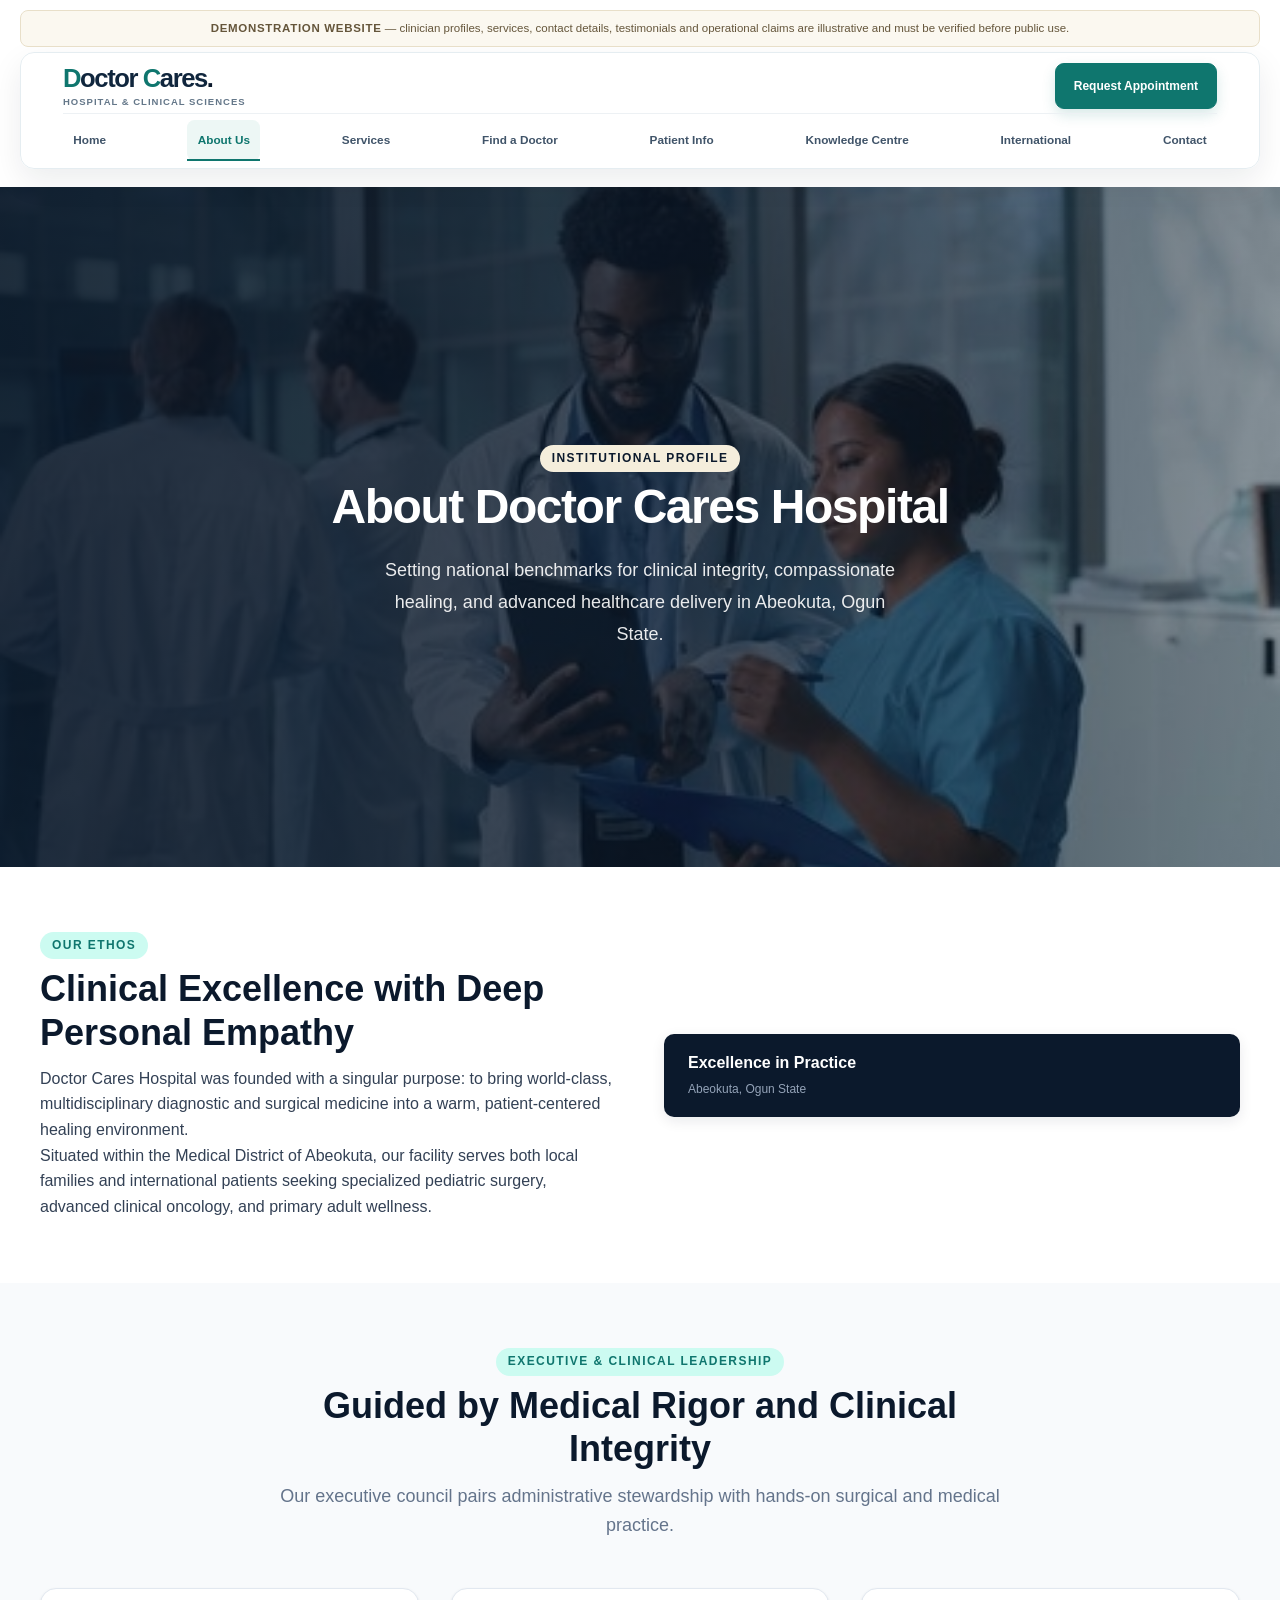
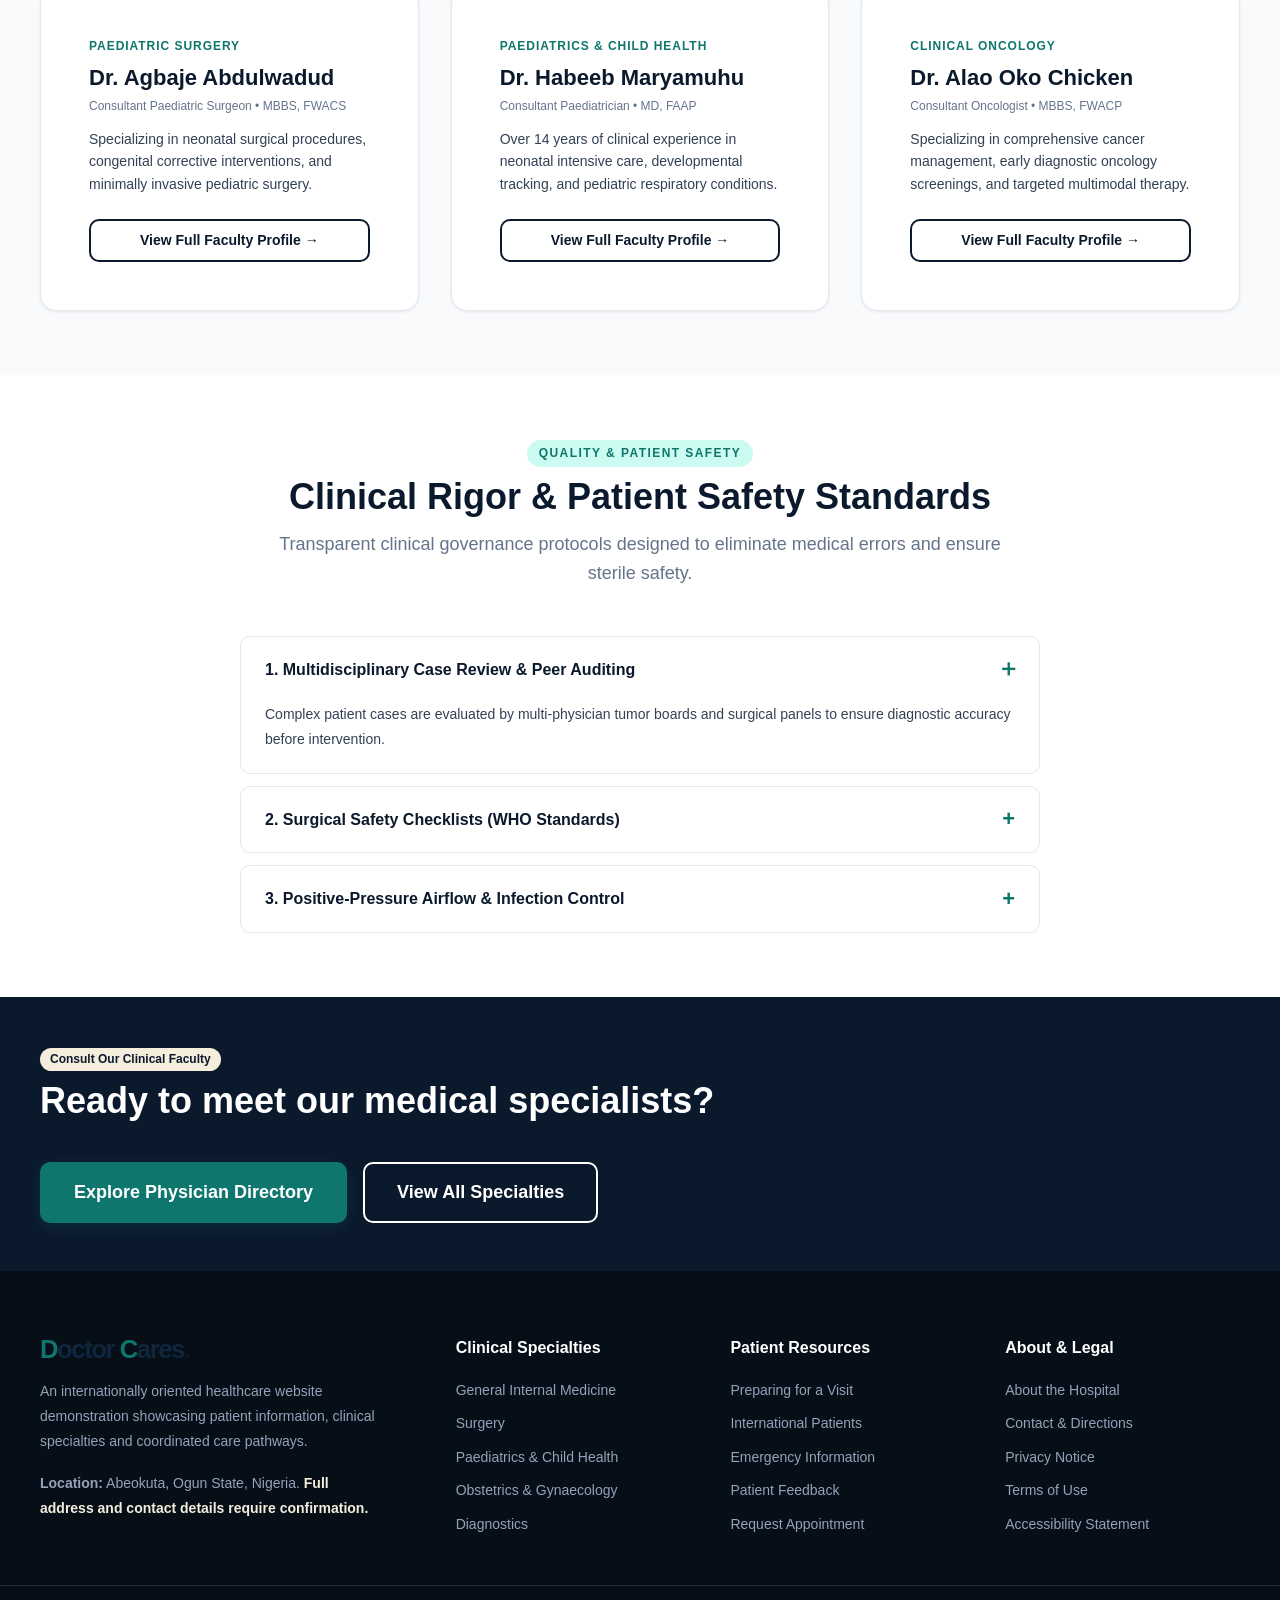
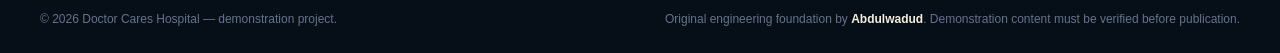
<file: about.html>
<!DOCTYPE html>

<html lang="en">
<head>
<meta charset="utf-8"/>
<meta content="width=device-width, initial-scale=1.0" name="viewport"/>
<title>About Us | Doctor Cares Hospital Abeokuta</title>
<link href="style.css" rel="stylesheet"/>
<link rel="stylesheet" href="doctor-cares-header-refresh-v3.css">
<script defer="" src="main.js"></script>
<meta content="About Us | Doctor Cares Hospital Abeokuta. Part of the Doctor Cares Hospital website demonstration; details require verification before public use." name="description"/><link href="data:image/svg+xml,%3Csvg xmlns='http://www.w3.org/2000/svg' viewBox='0 0 64 64'%3E%3Crect width='64' height='64' rx='14' fill='%230b192c'/%3E%3Cpath d='M27 12h10v15h15v10H37v15H27V37H12V27h15z' fill='%23ccfbf1'/%3E%3C/svg%3E" rel="icon"/></head>
<body>
<a class="skip-link" href="#main-content">Skip to main content</a><div class="demo-notice" role="note"><strong>DEMONSTRATION WEBSITE</strong> — clinician profiles, services, contact details, testimonials and operational claims are illustrative and must be verified before public use.</div>
<div id="shared-header"></div>
<div aria-hidden="true" class="nav-backdrop" id="nav-backdrop"></div>

<main id="main-content">
<section class="hero-section text-center" style="padding: 10rem 0 6rem 0;">
<div class="container">
<span class="section-tag tag-champagne">Institutional Profile</span>
<h1 class="hero-title">About Doctor Cares Hospital</h1>
<p class="hero-lead" style="margin: 0 auto;">Setting national benchmarks for clinical integrity, compassionate healing, and advanced healthcare delivery in Abeokuta, Ogun State.</p>
</div>
</section>
<!-- Hospital Overview -->
<section class="section-padding">
<div class="container intro-container">
<div>
<span class="section-tag">Our Ethos</span>
<h2 class="section-heading">Clinical Excellence with Deep Personal Empathy</h2>
<p class="section-lead">Doctor Cares Hospital was founded with a singular purpose: to bring world-class, multidisciplinary diagnostic and surgical medicine into a warm, patient-centered healing environment.</p>
<p>Situated within the Medical District of Abeokuta, our facility serves both local families and international patients seeking specialized pediatric surgery, advanced clinical oncology, and primary adult wellness.</p>
</div>
<div class="experience-badge" style="position: relative; right: 0; bottom: 0;">
<span class="exp-title">Excellence in Practice</span>
<span class="exp-sub">Abeokuta, Ogun State</span>
</div>
</div>
</section>
<!-- Leadership Section (Approved Option C) -->
<section class="section-padding bg-light">
<div class="container">
<div class="section-header text-center">
<span class="section-tag">Executive &amp; Clinical Leadership</span>
<h2 class="section-heading">Guided by Medical Rigor and Clinical Integrity</h2>
<p class="section-sub">Our executive council pairs administrative stewardship with hands-on surgical and medical practice.</p>
</div>
<div class="doctors-grid">
<article class="doctor-card">
<div class="doctor-body">
<span class="doctor-dept">Paediatric Surgery</span>
<h3 class="doctor-name">Dr. Agbaje Abdulwadud</h3>
<p class="doctor-title">Consultant Paediatric Surgeon • MBBS, FWACS</p>
<p class="doctor-bio">Specializing in neonatal surgical procedures, congenital corrective interventions, and minimally invasive pediatric surgery.</p>
<a class="btn btn-outline btn-sm" href="doctors.html">View Full Faculty Profile →</a>
</div>
</article>
<article class="doctor-card">
<div class="doctor-body">
<span class="doctor-dept">Paediatrics &amp; Child Health</span>
<h3 class="doctor-name">Dr. Habeeb Maryamuhu</h3>
<p class="doctor-title">Consultant Paediatrician • MD, FAAP</p>
<p class="doctor-bio">Over 14 years of clinical experience in neonatal intensive care, developmental tracking, and pediatric respiratory conditions.</p>
<a class="btn btn-outline btn-sm" href="doctors.html">View Full Faculty Profile →</a>
</div>
</article>
<article class="doctor-card">
<div class="doctor-body">
<span class="doctor-dept">Clinical Oncology</span>
<h3 class="doctor-name">Dr. Alao Oko Chicken</h3>
<p class="doctor-title">Consultant Oncologist • MBBS, FWACP</p>
<p class="doctor-bio">Specializing in comprehensive cancer management, early diagnostic oncology screenings, and targeted multimodal therapy.</p>
<a class="btn btn-outline btn-sm" href="doctors.html">View Full Faculty Profile →</a>
</div>
</article>
</div>
</div>
</section>
<!-- Clinical Standards Hub (Approved Option C) -->
<section class="section-padding">
<div class="container">
<div class="section-header text-center">
<span class="section-tag">Quality &amp; Patient Safety</span>
<h2 class="section-heading">Clinical Rigor &amp; Patient Safety Standards</h2>
<p class="section-sub">Transparent clinical governance protocols designed to eliminate medical errors and ensure sterile safety.</p>
</div>
<div class="faq-accordion-container">
<div class="faq-item">
<button aria-controls="safety-1" aria-expanded="true" class="faq-trigger" type="button">
<span>1. Multidisciplinary Case Review &amp; Peer Auditing</span><span class="faq-icon">×</span>
</button>
<div class="faq-content" id="safety-1"><p>Complex patient cases are evaluated by multi-physician tumor boards and surgical panels to ensure diagnostic accuracy before intervention.</p></div>
</div>
<div class="faq-item">
<button aria-controls="safety-2" aria-expanded="false" class="faq-trigger" type="button">
<span>2. Surgical Safety Checklists (WHO Standards)</span><span class="faq-icon">+</span>
</button>
<div class="faq-content" hidden="" id="safety-2"><p>Our surgical suites enforce strict timeout verifications, barcode medication double-checks, and continuous electronic anesthesia monitoring.</p></div>
</div>
<div class="faq-item">
<button aria-controls="safety-3" aria-expanded="false" class="faq-trigger" type="button">
<span>3. Positive-Pressure Airflow &amp; Infection Control</span><span class="faq-icon">+</span>
</button>
<div class="faq-content" hidden="" id="safety-3"><p>Surgical theaters utilize HEPA filtration air-exchange systems maintaining positive pressure to prevent airborne pathogen entry.</p></div>
</div>
</div>
</div>
</section>
<!-- Dual CTA -->
<section class="appointment-cta-section bg-midnight">
<div class="container cta-container">
<div>
<span class="cta-badge">Consult Our Clinical Faculty</span>
<h2 class="cta-title">Ready to meet our medical specialists?</h2>
</div>
<div class="cta-actions">
<a class="btn btn-teal btn-lg" href="doctors.html">Explore Physician Directory</a>
<a class="btn btn-outline-white btn-lg" href="services.html">View All Specialties</a>
</div>
</div>
</section>
</main>
<footer class="site-footer" role="contentinfo">
<div class="container footer-container">
<div class="footer-col brand-col">
<a class="logo footer-logo" href="index.html#home"><span class="logo-text"><span class="logo-mark">D</span>octor <span class="logo-mark">C</span>ares<span class="brand-dot">.</span></span></a>
<p class="footer-lead">An internationally oriented healthcare website demonstration showcasing patient information, clinical specialties and coordinated care pathways.</p>
<p class="footer-lead"><strong>Location:</strong> Abeokuta, Ogun State, Nigeria. <span class="demo-inline">Full address and contact details require confirmation.</span></p>
</div>
<div class="footer-col">
<h3 class="footer-title">Clinical Specialties</h3>
<ul class="footer-links">
<li><a href="services.html">General Internal Medicine</a></li>
<li><a href="services.html">Surgery</a></li>
<li><a href="services.html">Paediatrics &amp; Child Health</a></li>
<li><a href="services.html">Obstetrics &amp; Gynaecology</a></li>
<li><a href="services.html">Diagnostics</a></li>
</ul>
</div>
<div class="footer-col">
<h3 class="footer-title">Patient Resources</h3>
<ul class="footer-links">
<li><a href="patient-info.html">Preparing for a Visit</a></li>
<li><a href="international.html">International Patients</a></li>
<li><a href="emergency.html">Emergency Information</a></li>
<li><a href="feedback.html">Patient Feedback</a></li>
<li><a href="appointment.html">Request Appointment</a></li>
</ul>
</div>
<div class="footer-col">
<h3 class="footer-title">About &amp; Legal</h3>
<ul class="footer-links">
<li><a href="about.html">About the Hospital</a></li>
<li><a href="contact.html">Contact &amp; Directions</a></li>
<li><a href="legal.html#privacy">Privacy Notice</a></li>
<li><a href="legal.html#terms">Terms of Use</a></li>
<li><a href="legal.html#accessibility">Accessibility Statement</a></li>
</ul>
</div>
</div>
<div class="footer-sub">
<div class="container footer-sub-container">
<p>© <span id="current-year">2026</span> Doctor Cares Hospital — demonstration project.</p>
<p class="credit-text">Original engineering foundation by <strong>Abdulwadud</strong>. Demonstration content must be verified before publication.</p>
</div>
</div>
</footer>
<button aria-label="Back to top" class="scroll-top-btn" id="scroll-top-btn" type="button">↑</button>
</body>
</html>
</file>
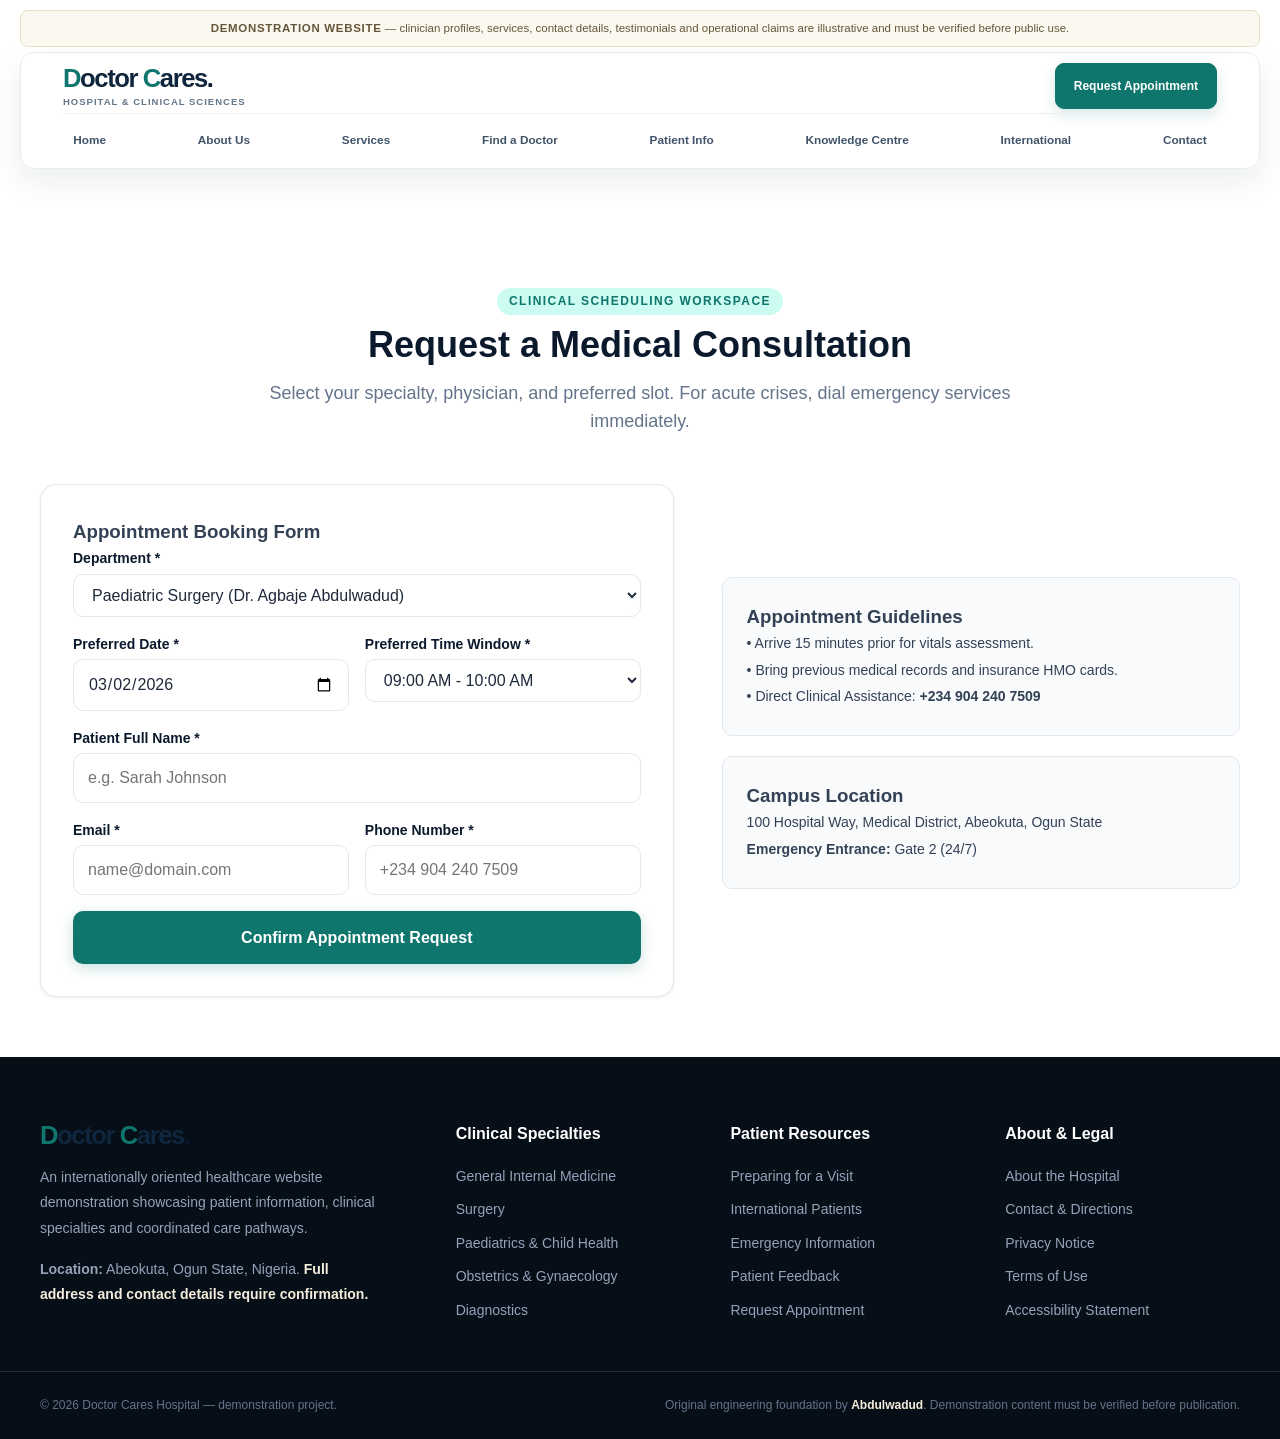
<file: appointment.html>
<!DOCTYPE html>

<html lang="en">
<head>
<meta charset="utf-8"/>
<meta content="width=device-width, initial-scale=1.0" name="viewport"/>
<title>Schedule a Consultation | Doctor Cares Hospital</title>
<link href="style.css" rel="stylesheet"/>
<link rel="stylesheet" href="doctor-cares-header-refresh-v3.css">
<script defer="" src="main.js"></script>
<meta content="Schedule a Consultation | Doctor Cares Hospital. Part of the Doctor Cares Hospital website demonstration; details require verification before public use." name="description"/><link href="data:image/svg+xml,%3Csvg xmlns='http://www.w3.org/2000/svg' viewBox='0 0 64 64'%3E%3Crect width='64' height='64' rx='14' fill='%230b192c'/%3E%3Cpath d='M27 12h10v15h15v10H37v15H27V37H12V27h15z' fill='%23ccfbf1'/%3E%3C/svg%3E" rel="icon"/></head>
<body>
<a class="skip-link" href="#main-content">Skip to main content</a><div class="demo-notice" role="note"><strong>DEMONSTRATION WEBSITE</strong> — clinician profiles, services, contact details, testimonials and operational claims are illustrative and must be verified before public use.</div>
<div id="shared-header"></div>
<div aria-hidden="true" class="nav-backdrop" id="nav-backdrop"></div>

<main id="main-content" style="padding: 10rem 0 6rem 0;">
<div class="container">
<div class="section-header text-center">
<span class="section-tag">Clinical Scheduling Workspace</span>
<h1 class="section-heading">Request a Medical Consultation</h1>
<p class="section-sub">Select your specialty, physician, and preferred slot. For acute crises, dial emergency services immediately.</p>
</div>
<div class="facilities-layout">
<!-- 6-Step Inline Form Container -->
<div class="contact-form-panel">
<h3>Appointment Booking Form</h3>
<form class="styled-form" data-demo-form="true" id="apptPageForm" onsubmit="event.preventDefault(); alert('Appointment request simulated successfully. Ref ID: DC-2026-' + Math.floor(1000 + Math.random() * 9000)); this.reset();">
<div class="form-group">
<label class="form-label" for="apptPageForm-field-1">Department *</label>
<select class="form-control" id="apptPageForm-field-1">
<option>Paediatric Surgery (Dr. Agbaje Abdulwadud)</option>
<option>Clinical Oncology (Dr. Alao Oko Chicken)</option>
<option>Paediatrics (Dr. Habeeb Maryamuhu)</option>
<option>General Internal Medicine</option>
</select>
</div>
<div class="form-row">
<div class="form-group">
<label class="form-label" for="apptPageForm-field-2">Preferred Date *</label>
<input class="form-control" id="apptPageForm-field-2" required="" type="date" value="2026-03-02"/>
</div>
<div class="form-group">
<label class="form-label" for="apptPageForm-field-3">Preferred Time Window *</label>
<select class="form-control" id="apptPageForm-field-3">
<option>09:00 AM - 10:00 AM</option>
<option>11:30 AM - 12:30 PM</option>
<option>02:00 PM - 03:00 PM</option>
</select>
</div>
</div>
<div class="form-group">
<label class="form-label" for="apptPageForm-field-4">Patient Full Name *</label>
<input class="form-control" id="apptPageForm-field-4" placeholder="e.g. Sarah Johnson" required="" type="text"/>
</div>
<div class="form-row">
<div class="form-group">
<label class="form-label" for="apptPageForm-field-5">Email *</label>
<input autocomplete="email" class="form-control" id="apptPageForm-field-5" placeholder="name@domain.com" required="" type="email"/>
</div>
<div class="form-group">
<label class="form-label" for="apptPageForm-field-6">Phone Number *</label>
<input autocomplete="tel" class="form-control" id="apptPageForm-field-6" placeholder="+234 904 240 7509" required="" type="tel"/>
</div>
</div>
<button class="btn btn-teal btn-block" type="submit">Confirm Appointment Request</button>
</form><p aria-live="polite" class="form-status" hidden="True" role="status"></p>
</div>
<!-- Sidebar Context Panel -->
<div>
<div class="contact-card" style="margin-bottom: 2rem;">
<h3>Appointment Guidelines</h3>
<p>• Arrive 15 minutes prior for vitals assessment.</p>
<p>• Bring previous medical records and insurance HMO cards.</p>
<p>• Direct Clinical Assistance: <strong>+234 904 240 7509</strong></p>
</div>
<div class="contact-card">
<h3>Campus Location</h3>
<p>100 Hospital Way, Medical District, Abeokuta, Ogun State</p>
<p><strong>Emergency Entrance:</strong> Gate 2 (24/7)</p>
</div>
</div>
</div>
</div>
</main>
<footer class="site-footer" role="contentinfo">
<div class="container footer-container">
<div class="footer-col brand-col">
<a class="logo footer-logo" href="index.html#home"><span class="logo-text"><span class="logo-mark">D</span>octor <span class="logo-mark">C</span>ares<span class="brand-dot">.</span></span></a>
<p class="footer-lead">An internationally oriented healthcare website demonstration showcasing patient information, clinical specialties and coordinated care pathways.</p>
<p class="footer-lead"><strong>Location:</strong> Abeokuta, Ogun State, Nigeria. <span class="demo-inline">Full address and contact details require confirmation.</span></p>
</div>
<div class="footer-col">
<h3 class="footer-title">Clinical Specialties</h3>
<ul class="footer-links">
<li><a href="services.html">General Internal Medicine</a></li>
<li><a href="services.html">Surgery</a></li>
<li><a href="services.html">Paediatrics &amp; Child Health</a></li>
<li><a href="services.html">Obstetrics &amp; Gynaecology</a></li>
<li><a href="services.html">Diagnostics</a></li>
</ul>
</div>
<div class="footer-col">
<h3 class="footer-title">Patient Resources</h3>
<ul class="footer-links">
<li><a href="patient-info.html">Preparing for a Visit</a></li>
<li><a href="international.html">International Patients</a></li>
<li><a href="emergency.html">Emergency Information</a></li>
<li><a href="feedback.html">Patient Feedback</a></li>
<li><a href="appointment.html">Request Appointment</a></li>
</ul>
</div>
<div class="footer-col">
<h3 class="footer-title">About &amp; Legal</h3>
<ul class="footer-links">
<li><a href="about.html">About the Hospital</a></li>
<li><a href="contact.html">Contact &amp; Directions</a></li>
<li><a href="legal.html#privacy">Privacy Notice</a></li>
<li><a href="legal.html#terms">Terms of Use</a></li>
<li><a href="legal.html#accessibility">Accessibility Statement</a></li>
</ul>
</div>
</div>
<div class="footer-sub">
<div class="container footer-sub-container">
<p>© <span id="current-year">2026</span> Doctor Cares Hospital — demonstration project.</p>
<p class="credit-text">Original engineering foundation by <strong>Abdulwadud</strong>. Demonstration content must be verified before publication.</p>
</div>
</div>
</footer>
<button aria-label="Back to top" class="scroll-top-btn" id="scroll-top-btn" type="button">↑</button>
</body>
</html>
</file>
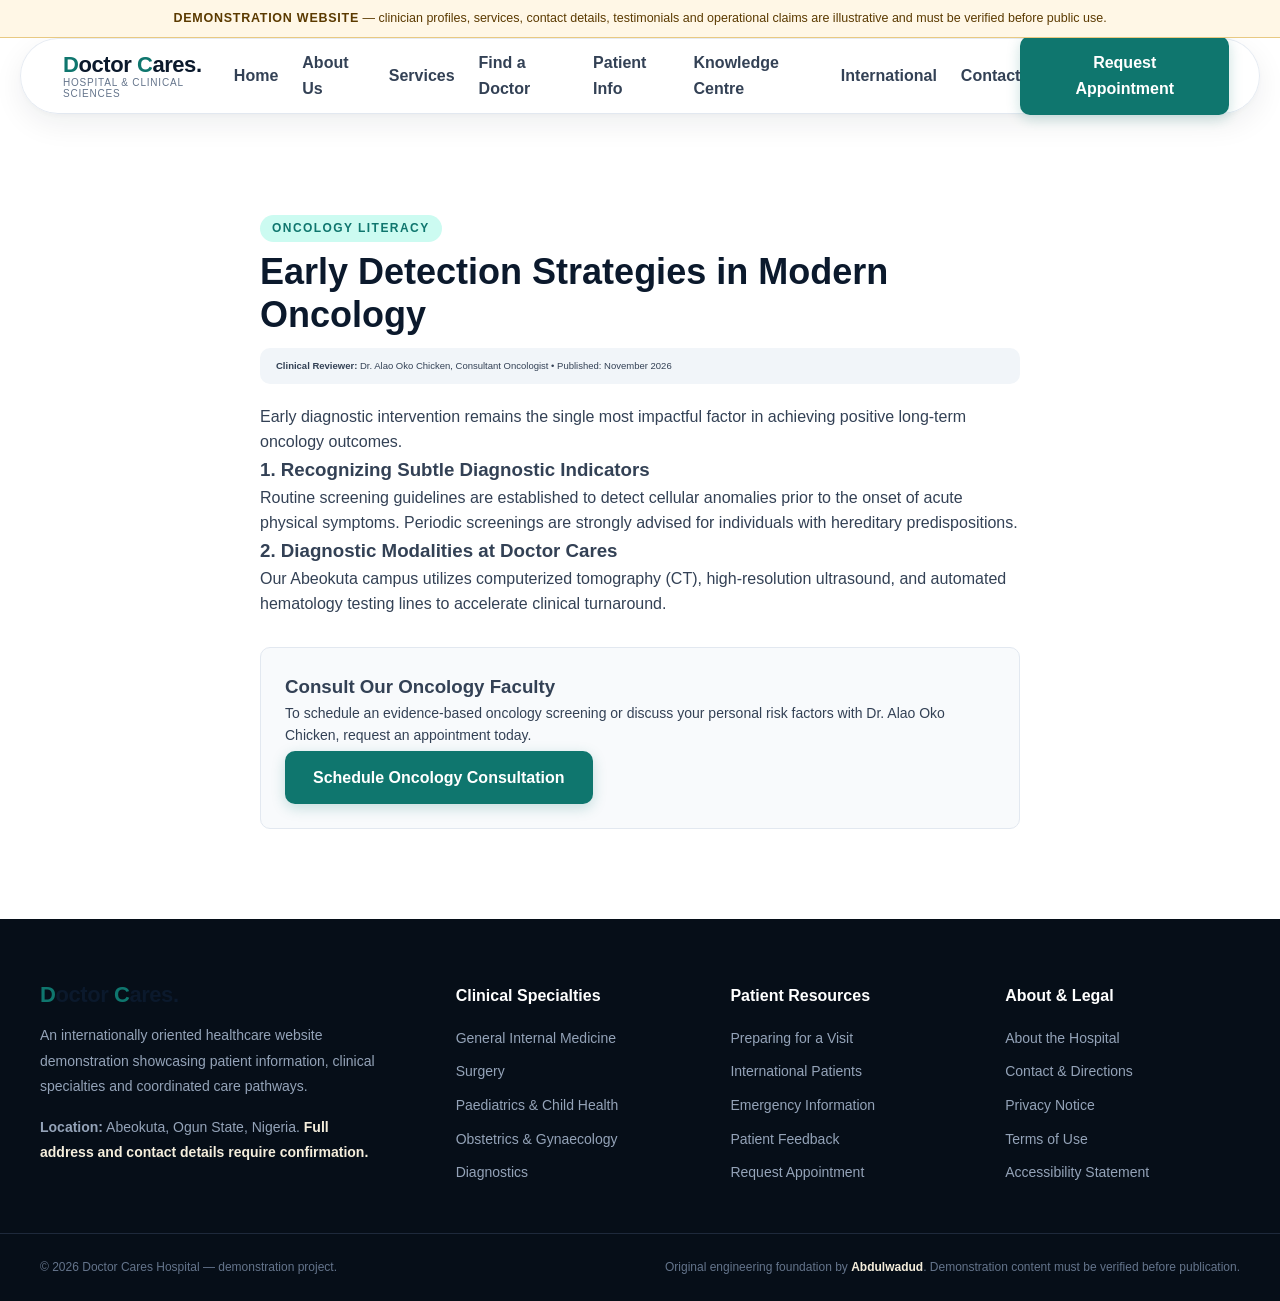
<file: article-template.html>
<!DOCTYPE html>

<html lang="en">
<head>
<meta charset="utf-8"/>
<meta content="width=device-width, initial-scale=1.0" name="viewport"/>
<title>Early Detection Strategies in Oncology | Doctor Cares Hospital</title>
<link href="style.css" rel="stylesheet"/>
<script defer="" src="main.js"></script>
<meta content="Early Detection Strategies in Oncology | Doctor Cares Hospital. Part of the Doctor Cares Hospital website demonstration; details require verification before public use." name="description"/><link href="data:image/svg+xml,%3Csvg xmlns='http://www.w3.org/2000/svg' viewBox='0 0 64 64'%3E%3Crect width='64' height='64' rx='14' fill='%230b192c'/%3E%3Cpath d='M27 12h10v15h15v10H37v15H27V37H12V27h15z' fill='%23ccfbf1'/%3E%3C/svg%3E" rel="icon"/></head>
<body>
<a class="skip-link" href="#main-content">Skip to main content</a><div class="demo-notice" role="note"><strong>DEMONSTRATION WEBSITE</strong> — clinician profiles, services, contact details, testimonials and operational claims are illustrative and must be verified before public use.</div>
<header class="site-header" id="site-header">
<div class="container header-container">
<a aria-label="Doctor Cares Hospital home" class="logo" href="index.html#home">
<span class="logo-text"><span class="logo-mark">D</span>octor <span class="logo-mark">C</span>ares<span class="brand-dot">.</span></span>
<span class="logo-subtext">Hospital &amp; Clinical Sciences</span>
</a>
<nav aria-label="Primary navigation" class="navbar" id="primary-navbar">
<ul class="nav-list"><li class="nav-item"><a class="nav-link" href="index.html#home">Home</a></li><li class="nav-item"><a class="nav-link" href="about.html">About Us</a></li><li class="nav-item"><a class="nav-link" href="services.html">Services</a></li><li class="nav-item"><a class="nav-link" href="doctors.html">Find a Doctor</a></li><li class="nav-item"><a class="nav-link" href="patient-info.html">Patient Info</a></li><li class="nav-item"><a class="nav-link" href="knowledge.html">Knowledge Centre</a></li><li class="nav-item"><a class="nav-link" href="international.html">International</a></li><li class="nav-item"><a class="nav-link" href="contact.html">Contact</a></li></ul>
</nav>
<div class="header-actions">
<a class="btn btn-teal nav-cta-btn" href="appointment.html">Request Appointment</a>
<button aria-controls="primary-navbar" aria-expanded="false" aria-label="Open navigation" class="menu-toggle" id="menu-toggle-btn" type="button">
<span aria-hidden="true" class="bar"></span><span aria-hidden="true" class="bar"></span><span aria-hidden="true" class="bar"></span>
</button>
</div>
</div>
</header><div aria-hidden="true" class="nav-backdrop" id="nav-backdrop"></div>

<main id="main-content" style="padding: 10rem 0 6rem 0;">
<div class="container" style="max-width: 800px;">
<span class="section-tag">Oncology Literacy</span>
<h1 class="section-heading">Early Detection Strategies in Modern Oncology</h1>
<div style="background: var(--color-surface-alt); padding: 1rem 1.6rem; border-radius: var(--radius-md); margin-bottom: 2rem;">
<p style="margin: 0; font-size: 0.95rem;"><strong>Clinical Reviewer:</strong> Dr. Alao Oko Chicken, Consultant Oncologist • Published: November 2026</p>
</div>
<p class="section-lead">Early diagnostic intervention remains the single most impactful factor in achieving positive long-term oncology outcomes.</p>
<h3>1. Recognizing Subtle Diagnostic Indicators</h3>
<p>Routine screening guidelines are established to detect cellular anomalies prior to the onset of acute physical symptoms. Periodic screenings are strongly advised for individuals with hereditary predispositions.</p>
<h3>2. Diagnostic Modalities at Doctor Cares</h3>
<p>Our Abeokuta campus utilizes computerized tomography (CT), high-resolution ultrasound, and automated hematology testing lines to accelerate clinical turnaround.</p>
<div class="contact-card" style="margin: 3rem 0;">
<h3>Consult Our Oncology Faculty</h3>
<p>To schedule an evidence-based oncology screening or discuss your personal risk factors with Dr. Alao Oko Chicken, request an appointment today.</p>
<a class="btn btn-teal" href="appointment.html">Schedule Oncology Consultation</a>
</div>
</div>
</main>
<footer class="site-footer" role="contentinfo">
<div class="container footer-container">
<div class="footer-col brand-col">
<a class="logo footer-logo" href="index.html#home"><span class="logo-text"><span class="logo-mark">D</span>octor <span class="logo-mark">C</span>ares<span class="brand-dot">.</span></span></a>
<p class="footer-lead">An internationally oriented healthcare website demonstration showcasing patient information, clinical specialties and coordinated care pathways.</p>
<p class="footer-lead"><strong>Location:</strong> Abeokuta, Ogun State, Nigeria. <span class="demo-inline">Full address and contact details require confirmation.</span></p>
</div>
<div class="footer-col">
<h3 class="footer-title">Clinical Specialties</h3>
<ul class="footer-links">
<li><a href="services.html">General Internal Medicine</a></li>
<li><a href="services.html">Surgery</a></li>
<li><a href="services.html">Paediatrics &amp; Child Health</a></li>
<li><a href="services.html">Obstetrics &amp; Gynaecology</a></li>
<li><a href="services.html">Diagnostics</a></li>
</ul>
</div>
<div class="footer-col">
<h3 class="footer-title">Patient Resources</h3>
<ul class="footer-links">
<li><a href="patient-info.html">Preparing for a Visit</a></li>
<li><a href="international.html">International Patients</a></li>
<li><a href="emergency.html">Emergency Information</a></li>
<li><a href="feedback.html">Patient Feedback</a></li>
<li><a href="appointment.html">Request Appointment</a></li>
</ul>
</div>
<div class="footer-col">
<h3 class="footer-title">About &amp; Legal</h3>
<ul class="footer-links">
<li><a href="about.html">About the Hospital</a></li>
<li><a href="contact.html">Contact &amp; Directions</a></li>
<li><a href="legal.html#privacy">Privacy Notice</a></li>
<li><a href="legal.html#terms">Terms of Use</a></li>
<li><a href="legal.html#accessibility">Accessibility Statement</a></li>
</ul>
</div>
</div>
<div class="footer-sub">
<div class="container footer-sub-container">
<p>© <span id="current-year">2026</span> Doctor Cares Hospital — demonstration project.</p>
<p class="credit-text">Original engineering foundation by <strong>Abdulwadud</strong>. Demonstration content must be verified before publication.</p>
</div>
</div>
</footer>
<button aria-label="Back to top" class="scroll-top-btn" id="scroll-top-btn" type="button">↑</button>
</body>
</html>
</file>
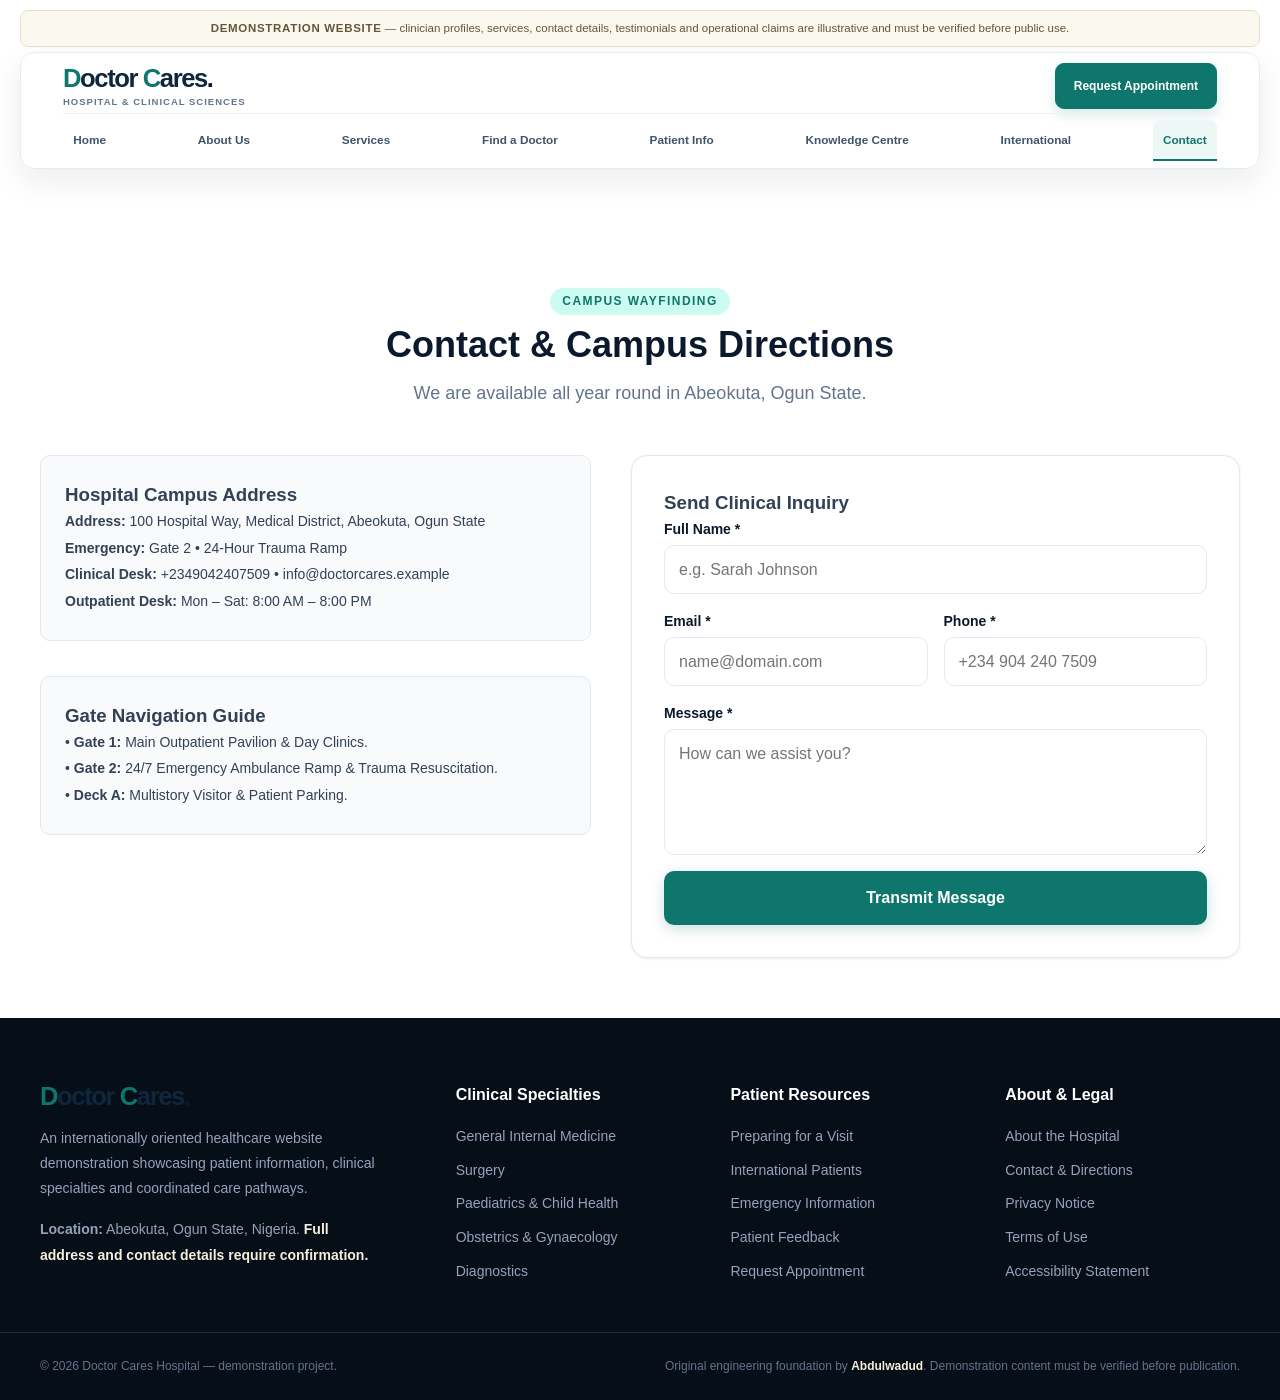
<file: contact.html>
<!DOCTYPE html>

<html lang="en">
<head>
<meta charset="utf-8"/>
<meta content="width=device-width, initial-scale=1.0" name="viewport"/>
<title>Contact &amp; Campus Directions | Doctor Cares Hospital</title>
<link href="style.css" rel="stylesheet"/>
<link rel="stylesheet" href="doctor-cares-header-refresh-v3.css">
<script defer="" src="main.js"></script>
<meta content="Contact &amp; Campus Directions | Doctor Cares Hospital. Part of the Doctor Cares Hospital website demonstration; details require verification before public use." name="description"/><link href="data:image/svg+xml,%3Csvg xmlns='http://www.w3.org/2000/svg' viewBox='0 0 64 64'%3E%3Crect width='64' height='64' rx='14' fill='%230b192c'/%3E%3Cpath d='M27 12h10v15h15v10H37v15H27V37H12V27h15z' fill='%23ccfbf1'/%3E%3C/svg%3E" rel="icon"/></head>
<body>
<a class="skip-link" href="#main-content">Skip to main content</a><div class="demo-notice" role="note"><strong>DEMONSTRATION WEBSITE</strong> — clinician profiles, services, contact details, testimonials and operational claims are illustrative and must be verified before public use.</div>
<div id="shared-header"></div><div aria-hidden="true" class="nav-backdrop" id="nav-backdrop"></div>

<main id="main-content" style="padding: 10rem 0 6rem 0;">
<div class="container">
<div class="section-header text-center">
<span class="section-tag">Campus Wayfinding</span>
<h1 class="section-heading">Contact &amp; Campus Directions</h1>
<p class="section-sub">We are available all year round in Abeokuta, Ogun State.</p>
</div>
<div class="contact-layout">
<div class="contact-details-panel">
<div class="contact-card">
<h3>Hospital Campus Address</h3>
<p><strong>Address:</strong> 100 Hospital Way, Medical District, Abeokuta, Ogun State</p>
<p><strong>Emergency:</strong> Gate 2 • 24-Hour Trauma Ramp</p>
<p><strong>Clinical Desk:</strong> +2349042407509 • info@doctorcares.example</p>
<p><strong>Outpatient Desk:</strong> Mon – Sat: 8:00 AM – 8:00 PM</p>
</div>
<div class="contact-card">
<h3>Gate Navigation Guide</h3>
<p>• <strong>Gate 1:</strong> Main Outpatient Pavilion &amp; Day Clinics.</p>
<p>• <strong>Gate 2:</strong> 24/7 Emergency Ambulance Ramp &amp; Trauma Resuscitation.</p>
<p>• <strong>Deck A:</strong> Multistory Visitor &amp; Patient Parking.</p>
</div>
</div>
<div class="contact-form-panel">
<h3>Send Clinical Inquiry</h3>
<form class="styled-form" data-demo-form="true" id="contactPageForm" onsubmit="event.preventDefault(); alert('Inquiry recorded in demonstration mode.'); this.reset();">
<div class="form-group">
<label class="form-label" for="contactPageForm-field-1">Full Name *</label>
<input class="form-control" id="contactPageForm-field-1" placeholder="e.g. Sarah Johnson" required="" type="text"/>
</div>
<div class="form-row">
<div class="form-group">
<label class="form-label" for="contactPageForm-field-2">Email *</label>
<input autocomplete="email" class="form-control" id="contactPageForm-field-2" placeholder="name@domain.com" required="" type="email"/>
</div>
<div class="form-group">
<label class="form-label" for="contactPageForm-field-3">Phone *</label>
<input autocomplete="tel" class="form-control" id="contactPageForm-field-3" placeholder="+234 904 240 7509" required="" type="tel"/>
</div>
</div>
<div class="form-group">
<label class="form-label" for="contactPageForm-field-4">Message *</label>
<textarea class="form-control" id="contactPageForm-field-4" placeholder="How can we assist you?" required="" rows="4"></textarea>
</div>
<button class="btn btn-teal btn-block" type="submit">Transmit Message</button>
</form><p aria-live="polite" class="form-status" hidden="True" role="status"></p>
</div>
</div>
</div>
</main>
<footer class="site-footer" role="contentinfo">
<div class="container footer-container">
<div class="footer-col brand-col">
<a class="logo footer-logo" href="index.html#home"><span class="logo-text"><span class="logo-mark">D</span>octor <span class="logo-mark">C</span>ares<span class="brand-dot">.</span></span></a>
<p class="footer-lead">An internationally oriented healthcare website demonstration showcasing patient information, clinical specialties and coordinated care pathways.</p>
<p class="footer-lead"><strong>Location:</strong> Abeokuta, Ogun State, Nigeria. <span class="demo-inline">Full address and contact details require confirmation.</span></p>
</div>
<div class="footer-col">
<h3 class="footer-title">Clinical Specialties</h3>
<ul class="footer-links">
<li><a href="services.html">General Internal Medicine</a></li>
<li><a href="services.html">Surgery</a></li>
<li><a href="services.html">Paediatrics &amp; Child Health</a></li>
<li><a href="services.html">Obstetrics &amp; Gynaecology</a></li>
<li><a href="services.html">Diagnostics</a></li>
</ul>
</div>
<div class="footer-col">
<h3 class="footer-title">Patient Resources</h3>
<ul class="footer-links">
<li><a href="patient-info.html">Preparing for a Visit</a></li>
<li><a href="international.html">International Patients</a></li>
<li><a href="emergency.html">Emergency Information</a></li>
<li><a href="feedback.html">Patient Feedback</a></li>
<li><a href="appointment.html">Request Appointment</a></li>
</ul>
</div>
<div class="footer-col">
<h3 class="footer-title">About &amp; Legal</h3>
<ul class="footer-links">
<li><a href="about.html">About the Hospital</a></li>
<li><a href="contact.html">Contact &amp; Directions</a></li>
<li><a href="legal.html#privacy">Privacy Notice</a></li>
<li><a href="legal.html#terms">Terms of Use</a></li>
<li><a href="legal.html#accessibility">Accessibility Statement</a></li>
</ul>
</div>
</div>
<div class="footer-sub">
<div class="container footer-sub-container">
<p>© <span id="current-year">2026</span> Doctor Cares Hospital — demonstration project.</p>
<p class="credit-text">Original engineering foundation by <strong>Abdulwadud</strong>. Demonstration content must be verified before publication.</p>
</div>
</div>
</footer>
<button aria-label="Back to top" class="scroll-top-btn" id="scroll-top-btn" type="button">↑</button>
</body>
</html>
</file>
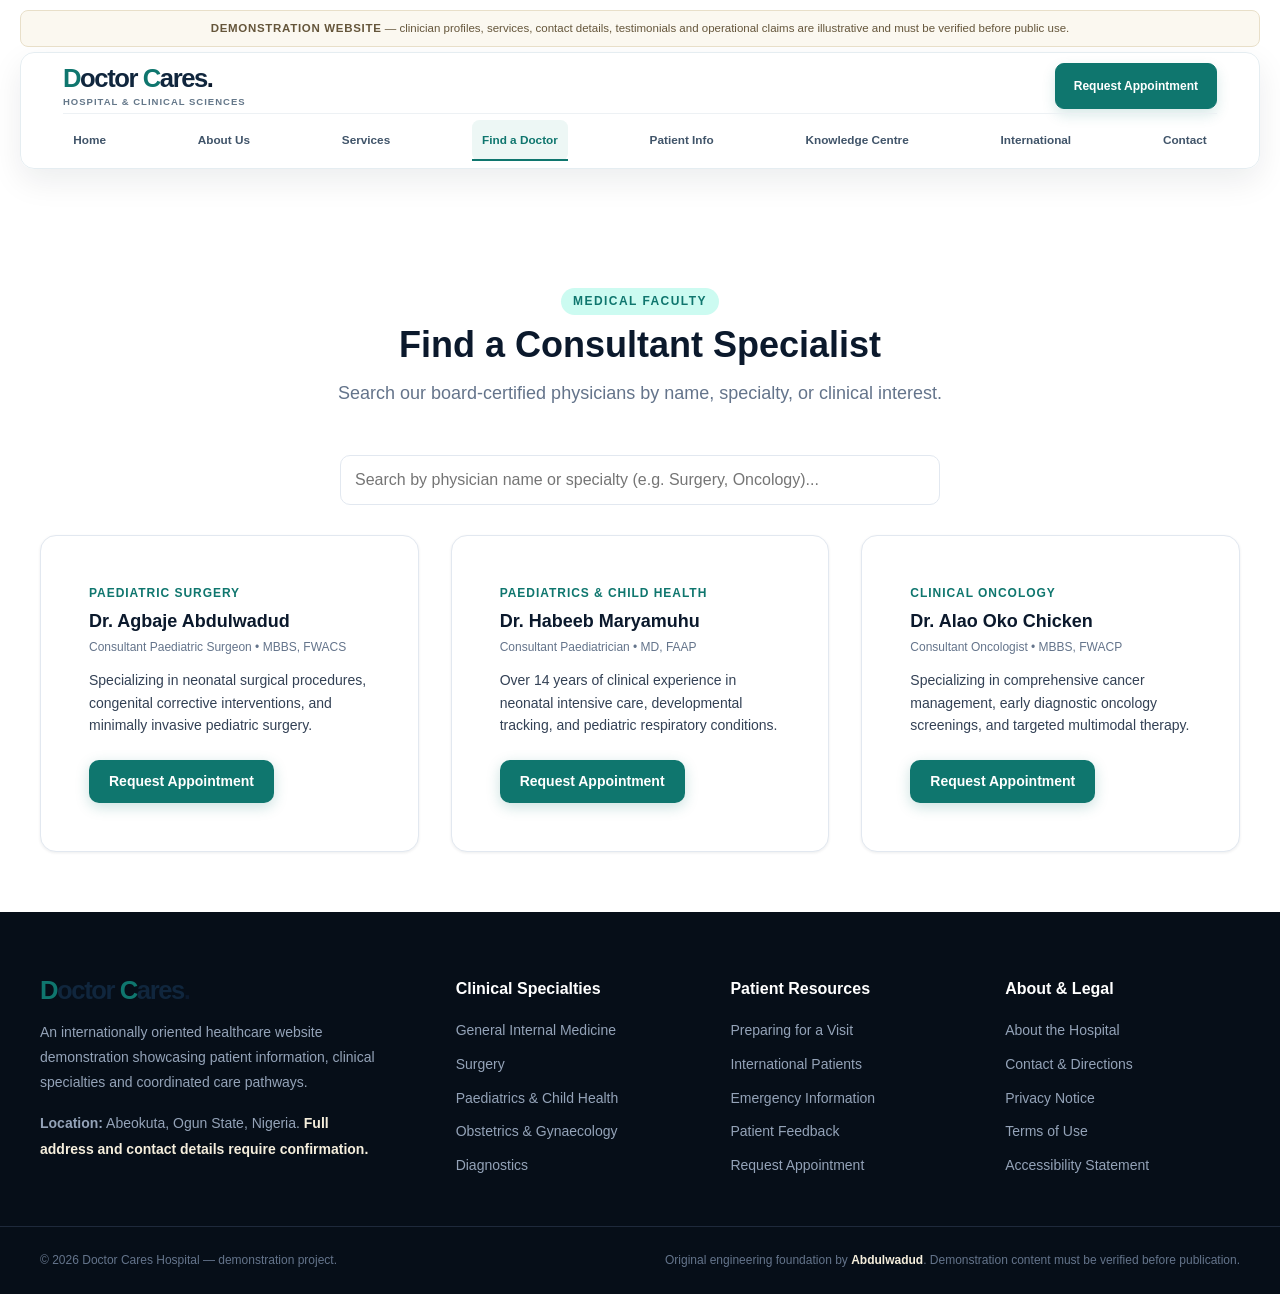
<file: doctors.html>
<!DOCTYPE html>

<html lang="en">
<head>
<meta charset="utf-8"/>
<meta content="width=device-width, initial-scale=1.0" name="viewport"/>
<title>Find a Doctor | Clinical Faculty Directory</title>
<link href="style.css" rel="stylesheet"/>
<link rel="stylesheet" href="doctor-cares-header-refresh-v3.css">
<script defer="" src="main.js"></script>
<meta content="Find a Doctor | Clinical Faculty Directory. Part of the Doctor Cares Hospital website demonstration; details require verification before public use." name="description"/><link href="data:image/svg+xml,%3Csvg xmlns='http://www.w3.org/2000/svg' viewBox='0 0 64 64'%3E%3Crect width='64' height='64' rx='14' fill='%230b192c'/%3E%3Cpath d='M27 12h10v15h15v10H37v15H27V37H12V27h15z' fill='%23ccfbf1'/%3E%3C/svg%3E" rel="icon"/></head>
<body>
<a class="skip-link" href="#main-content">Skip to main content</a><div class="demo-notice" role="note"><strong>DEMONSTRATION WEBSITE</strong> — clinician profiles, services, contact details, testimonials and operational claims are illustrative and must be verified before public use.</div>
<div id="shared-header"></div><div aria-hidden="true" class="nav-backdrop" id="nav-backdrop"></div>

<main id="main-content" style="padding: 10rem 0 6rem 0;">
<div class="container">
<div class="section-header text-center">
<span class="section-tag">Medical Faculty</span>
<h1 class="section-heading">Find a Consultant Specialist</h1>
<p class="section-sub">Search our board-certified physicians by name, specialty, or clinical interest.</p>
</div>
<!-- Real-Time Debounced Filter Bar -->
<div style="max-width: 600px; margin: 0 auto 3rem auto;">
<input class="form-control" id="doctorSearchInput" placeholder="Search by physician name or specialty (e.g. Surgery, Oncology)..." type="text"/>
</div>
<div class="doctors-grid" id="doctorGrid">
<article class="doctor-card" data-specialty="surgery paediatric">
<div class="doctor-body">
<span class="doctor-dept">Paediatric Surgery</span>
<h2 class="doctor-name" style="font-size: 1.8rem;">Dr. Agbaje Abdulwadud</h2>
<p class="doctor-title">Consultant Paediatric Surgeon • MBBS, FWACS</p>
<p class="doctor-bio">Specializing in neonatal surgical procedures, congenital corrective interventions, and minimally invasive pediatric surgery.</p>
<div class="doctor-card-actions">
<a class="btn btn-teal btn-sm" href="appointment.html">Request Appointment</a>
</div>
</div>
</article>
<article class="doctor-card" data-specialty="paediatrics child">
<div class="doctor-body">
<span class="doctor-dept">Paediatrics &amp; Child Health</span>
<h2 class="doctor-name" style="font-size: 1.8rem;">Dr. Habeeb Maryamuhu</h2>
<p class="doctor-title">Consultant Paediatrician • MD, FAAP</p>
<p class="doctor-bio">Over 14 years of clinical experience in neonatal intensive care, developmental tracking, and pediatric respiratory conditions.</p>
<div class="doctor-card-actions">
<a class="btn btn-teal btn-sm" href="appointment.html">Request Appointment</a>
</div>
</div>
</article>
<article class="doctor-card" data-specialty="oncology cancer">
<div class="doctor-body">
<span class="doctor-dept">Clinical Oncology</span>
<h2 class="doctor-name" style="font-size: 1.8rem;">Dr. Alao Oko Chicken</h2>
<p class="doctor-title">Consultant Oncologist • MBBS, FWACP</p>
<p class="doctor-bio">Specializing in comprehensive cancer management, early diagnostic oncology screenings, and targeted multimodal therapy.</p>
<div class="doctor-card-actions">
<a class="btn btn-teal btn-sm" href="appointment.html">Request Appointment</a>
</div>
</div>
</article>
</div>
<div class="text-center" id="noDoctorResults" style="display:none; padding: 3rem;">
<p>No specialist matching your search was found. Please call our clinical care desk at <strong>+234 904 240 7509</strong> for direct triage assistance.</p>
</div>
</div>
</main>
<footer class="site-footer" role="contentinfo">
<div class="container footer-container">
<div class="footer-col brand-col">
<a class="logo footer-logo" href="index.html#home"><span class="logo-text"><span class="logo-mark">D</span>octor <span class="logo-mark">C</span>ares<span class="brand-dot">.</span></span></a>
<p class="footer-lead">An internationally oriented healthcare website demonstration showcasing patient information, clinical specialties and coordinated care pathways.</p>
<p class="footer-lead"><strong>Location:</strong> Abeokuta, Ogun State, Nigeria. <span class="demo-inline">Full address and contact details require confirmation.</span></p>
</div>
<div class="footer-col">
<h3 class="footer-title">Clinical Specialties</h3>
<ul class="footer-links">
<li><a href="services.html">General Internal Medicine</a></li>
<li><a href="services.html">Surgery</a></li>
<li><a href="services.html">Paediatrics &amp; Child Health</a></li>
<li><a href="services.html">Obstetrics &amp; Gynaecology</a></li>
<li><a href="services.html">Diagnostics</a></li>
</ul>
</div>
<div class="footer-col">
<h3 class="footer-title">Patient Resources</h3>
<ul class="footer-links">
<li><a href="patient-info.html">Preparing for a Visit</a></li>
<li><a href="international.html">International Patients</a></li>
<li><a href="emergency.html">Emergency Information</a></li>
<li><a href="feedback.html">Patient Feedback</a></li>
<li><a href="appointment.html">Request Appointment</a></li>
</ul>
</div>
<div class="footer-col">
<h3 class="footer-title">About &amp; Legal</h3>
<ul class="footer-links">
<li><a href="about.html">About the Hospital</a></li>
<li><a href="contact.html">Contact &amp; Directions</a></li>
<li><a href="legal.html#privacy">Privacy Notice</a></li>
<li><a href="legal.html#terms">Terms of Use</a></li>
<li><a href="legal.html#accessibility">Accessibility Statement</a></li>
</ul>
</div>
</div>
<div class="footer-sub">
<div class="container footer-sub-container">
<p>© <span id="current-year">2026</span> Doctor Cares Hospital — demonstration project.</p>
<p class="credit-text">Original engineering foundation by <strong>Abdulwadud</strong>. Demonstration content must be verified before publication.</p>
</div>
</div>
</footer>
<button aria-label="Back to top" class="scroll-top-btn" id="scroll-top-btn" type="button">↑</button>

</body>
</html>
</file>
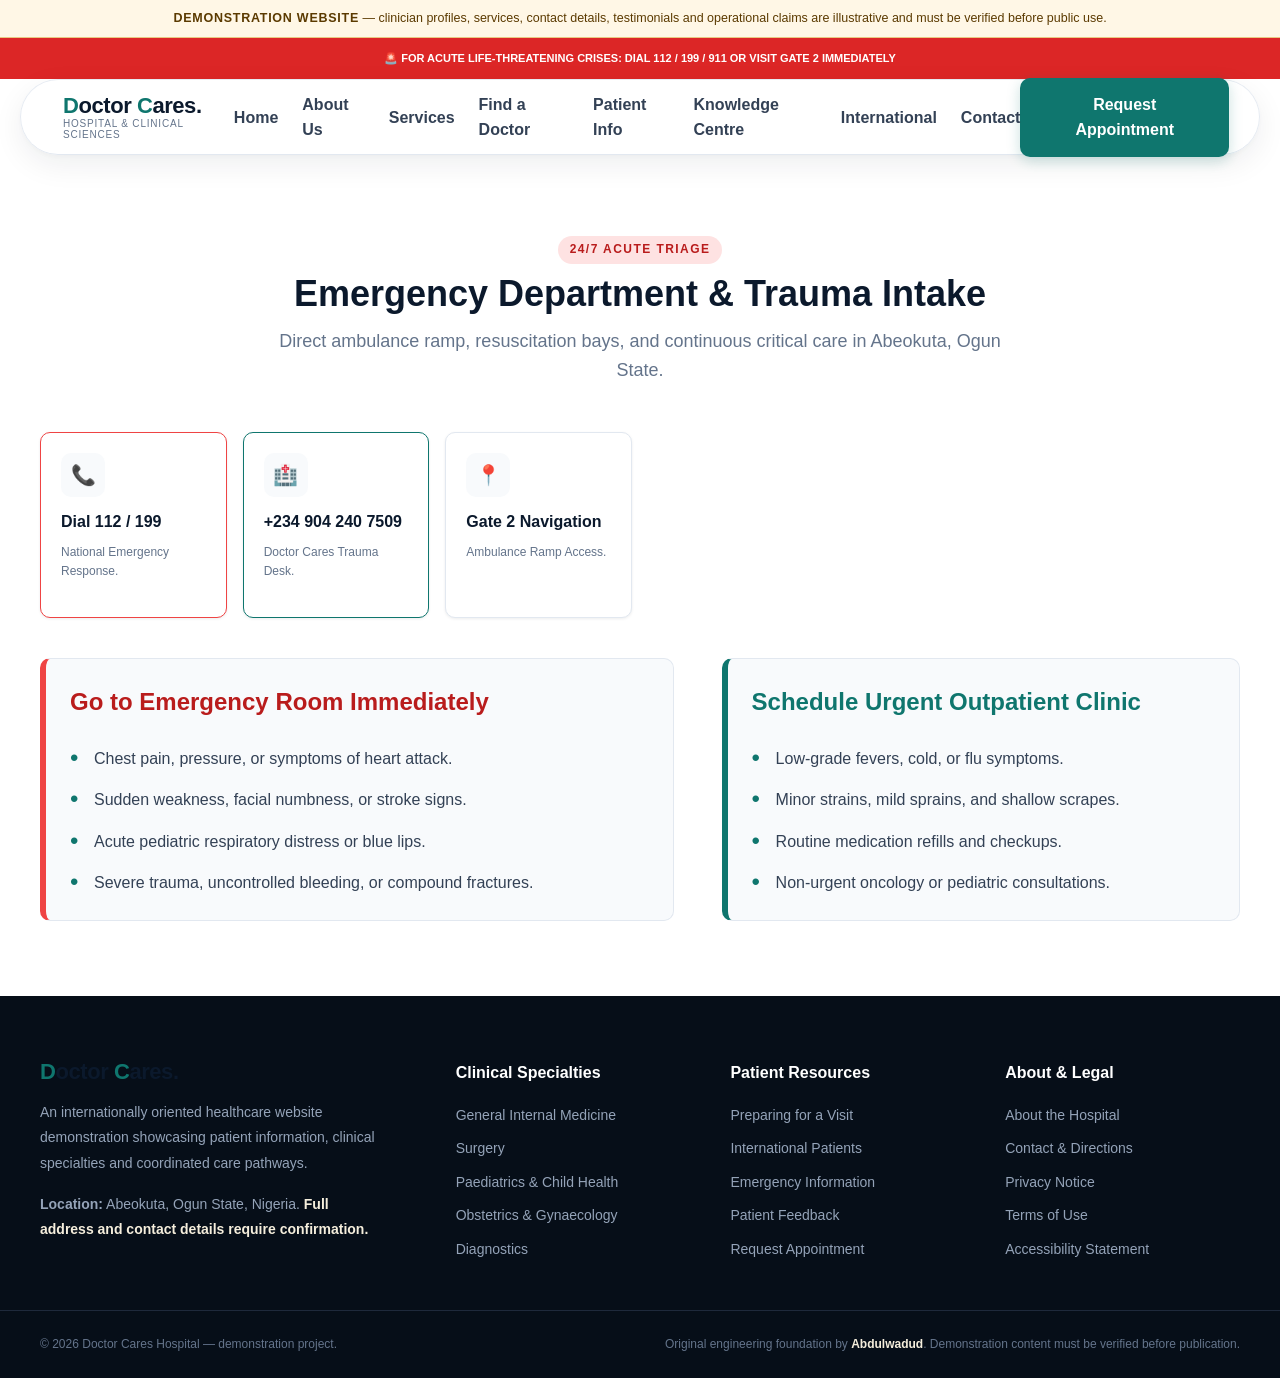
<file: emergency.html>
<!DOCTYPE html>

<html lang="en">
<head>
<meta charset="utf-8"/>
<meta content="width=device-width, initial-scale=1.0" name="viewport"/>
<title>Emergency &amp; Trauma Care | Doctor Cares Hospital</title>
<link href="style.css" rel="stylesheet"/>
<script defer="" src="main.js"></script>
<meta content="Emergency &amp; Trauma Care | Doctor Cares Hospital. Part of the Doctor Cares Hospital website demonstration; details require verification before public use." name="description"/><link href="data:image/svg+xml,%3Csvg xmlns='http://www.w3.org/2000/svg' viewBox='0 0 64 64'%3E%3Crect width='64' height='64' rx='14' fill='%230b192c'/%3E%3Cpath d='M27 12h10v15h15v10H37v15H27V37H12V27h15z' fill='%23ccfbf1'/%3E%3C/svg%3E" rel="icon"/></head>
<body>
<a class="skip-link" href="#main-content">Skip to main content</a><div class="demo-notice" role="note"><strong>DEMONSTRATION WEBSITE</strong> — clinician profiles, services, contact details, testimonials and operational claims are illustrative and must be verified before public use.</div>
<!-- Fixed High-Urgency Rapid Action Bar -->
<div style="background: #dc2626; color: #fff; padding: 1.2rem; text-align: center; font-weight: bold; font-size: 1.1rem;">
    🚨 FOR ACUTE LIFE-THREATENING CRISES: DIAL 112 / 199 / 911 OR VISIT GATE 2 IMMEDIATELY
  </div>
<header class="site-header" id="site-header">
<div class="container header-container">
<a aria-label="Doctor Cares Hospital home" class="logo" href="index.html#home">
<span class="logo-text"><span class="logo-mark">D</span>octor <span class="logo-mark">C</span>ares<span class="brand-dot">.</span></span>
<span class="logo-subtext">Hospital &amp; Clinical Sciences</span>
</a>
<nav aria-label="Primary navigation" class="navbar" id="primary-navbar">
<ul class="nav-list"><li class="nav-item"><a class="nav-link" href="index.html#home">Home</a></li><li class="nav-item"><a class="nav-link" href="about.html">About Us</a></li><li class="nav-item"><a class="nav-link" href="services.html">Services</a></li><li class="nav-item"><a class="nav-link" href="doctors.html">Find a Doctor</a></li><li class="nav-item"><a class="nav-link" href="patient-info.html">Patient Info</a></li><li class="nav-item"><a class="nav-link" href="knowledge.html">Knowledge Centre</a></li><li class="nav-item"><a class="nav-link" href="international.html">International</a></li><li class="nav-item"><a class="nav-link" href="contact.html">Contact</a></li></ul>
</nav>
<div class="header-actions">
<a class="btn btn-teal nav-cta-btn" href="appointment.html">Request Appointment</a>
<button aria-controls="primary-navbar" aria-expanded="false" aria-label="Open navigation" class="menu-toggle" id="menu-toggle-btn" type="button">
<span aria-hidden="true" class="bar"></span><span aria-hidden="true" class="bar"></span><span aria-hidden="true" class="bar"></span>
</button>
</div>
</div>
</header><div aria-hidden="true" class="nav-backdrop" id="nav-backdrop"></div>

<main id="main-content" style="padding: 8rem 0 6rem 0;">
<div class="container">
<div class="section-header text-center">
<span class="section-tag" style="background:#fee2e2; color:#b91c1c;">24/7 Acute Triage</span>
<h1 class="section-heading">Emergency Department &amp; Trauma Intake</h1>
<p class="section-sub">Direct ambulance ramp, resuscitation bays, and continuous critical care in Abeokuta, Ogun State.</p>
</div>
<div class="quick-access-grid" style="margin-bottom: 4rem;">
<a class="qa-card" href="tel:112" style="border-color:#ef4444;"><div class="qa-icon" style="color:#ef4444;">📞</div><h2 class="qa-title">Dial 112 / 199</h2><p class="qa-desc">National Emergency Response.</p></a>
<a class="qa-card" href="tel:+2349042407509" style="border-color:#0f766e;"><div class="qa-icon">🏥</div><h2 class="qa-title">+234 904 240 7509</h2><p class="qa-desc">Doctor Cares Trauma Desk.</p></a>
<a class="qa-card" href="contact.html"><div class="qa-icon">📍</div><h2 class="qa-title">Gate 2 Navigation</h2><p class="qa-desc">Ambulance Ramp Access.</p></a>
</div>
<div class="facilities-layout">
<div class="contact-card" style="border-left: 6px solid #ef4444;">
<h2 style="color:#b91c1c;">Go to Emergency Room Immediately</h2>
<ul class="facilities-list">
<li>Chest pain, pressure, or symptoms of heart attack.</li>
<li>Sudden weakness, facial numbness, or stroke signs.</li>
<li>Acute pediatric respiratory distress or blue lips.</li>
<li>Severe trauma, uncontrolled bleeding, or compound fractures.</li>
</ul>
</div>
<div class="contact-card" style="border-left: 6px solid #0f766e;">
<h2 style="color:#0f766e;">Schedule Urgent Outpatient Clinic</h2>
<ul class="facilities-list">
<li>Low-grade fevers, cold, or flu symptoms.</li>
<li>Minor strains, mild sprains, and shallow scrapes.</li>
<li>Routine medication refills and checkups.</li>
<li>Non-urgent oncology or pediatric consultations.</li>
</ul>
</div>
</div>
</div>
</main>
<footer class="site-footer" role="contentinfo">
<div class="container footer-container">
<div class="footer-col brand-col">
<a class="logo footer-logo" href="index.html#home"><span class="logo-text"><span class="logo-mark">D</span>octor <span class="logo-mark">C</span>ares<span class="brand-dot">.</span></span></a>
<p class="footer-lead">An internationally oriented healthcare website demonstration showcasing patient information, clinical specialties and coordinated care pathways.</p>
<p class="footer-lead"><strong>Location:</strong> Abeokuta, Ogun State, Nigeria. <span class="demo-inline">Full address and contact details require confirmation.</span></p>
</div>
<div class="footer-col">
<h3 class="footer-title">Clinical Specialties</h3>
<ul class="footer-links">
<li><a href="services.html">General Internal Medicine</a></li>
<li><a href="services.html">Surgery</a></li>
<li><a href="services.html">Paediatrics &amp; Child Health</a></li>
<li><a href="services.html">Obstetrics &amp; Gynaecology</a></li>
<li><a href="services.html">Diagnostics</a></li>
</ul>
</div>
<div class="footer-col">
<h3 class="footer-title">Patient Resources</h3>
<ul class="footer-links">
<li><a href="patient-info.html">Preparing for a Visit</a></li>
<li><a href="international.html">International Patients</a></li>
<li><a href="emergency.html">Emergency Information</a></li>
<li><a href="feedback.html">Patient Feedback</a></li>
<li><a href="appointment.html">Request Appointment</a></li>
</ul>
</div>
<div class="footer-col">
<h3 class="footer-title">About &amp; Legal</h3>
<ul class="footer-links">
<li><a href="about.html">About the Hospital</a></li>
<li><a href="contact.html">Contact &amp; Directions</a></li>
<li><a href="legal.html#privacy">Privacy Notice</a></li>
<li><a href="legal.html#terms">Terms of Use</a></li>
<li><a href="legal.html#accessibility">Accessibility Statement</a></li>
</ul>
</div>
</div>
<div class="footer-sub">
<div class="container footer-sub-container">
<p>© <span id="current-year">2026</span> Doctor Cares Hospital — demonstration project.</p>
<p class="credit-text">Original engineering foundation by <strong>Abdulwadud</strong>. Demonstration content must be verified before publication.</p>
</div>
</div>
</footer>
<button aria-label="Back to top" class="scroll-top-btn" id="scroll-top-btn" type="button">↑</button>
</body>
</html>
</file>
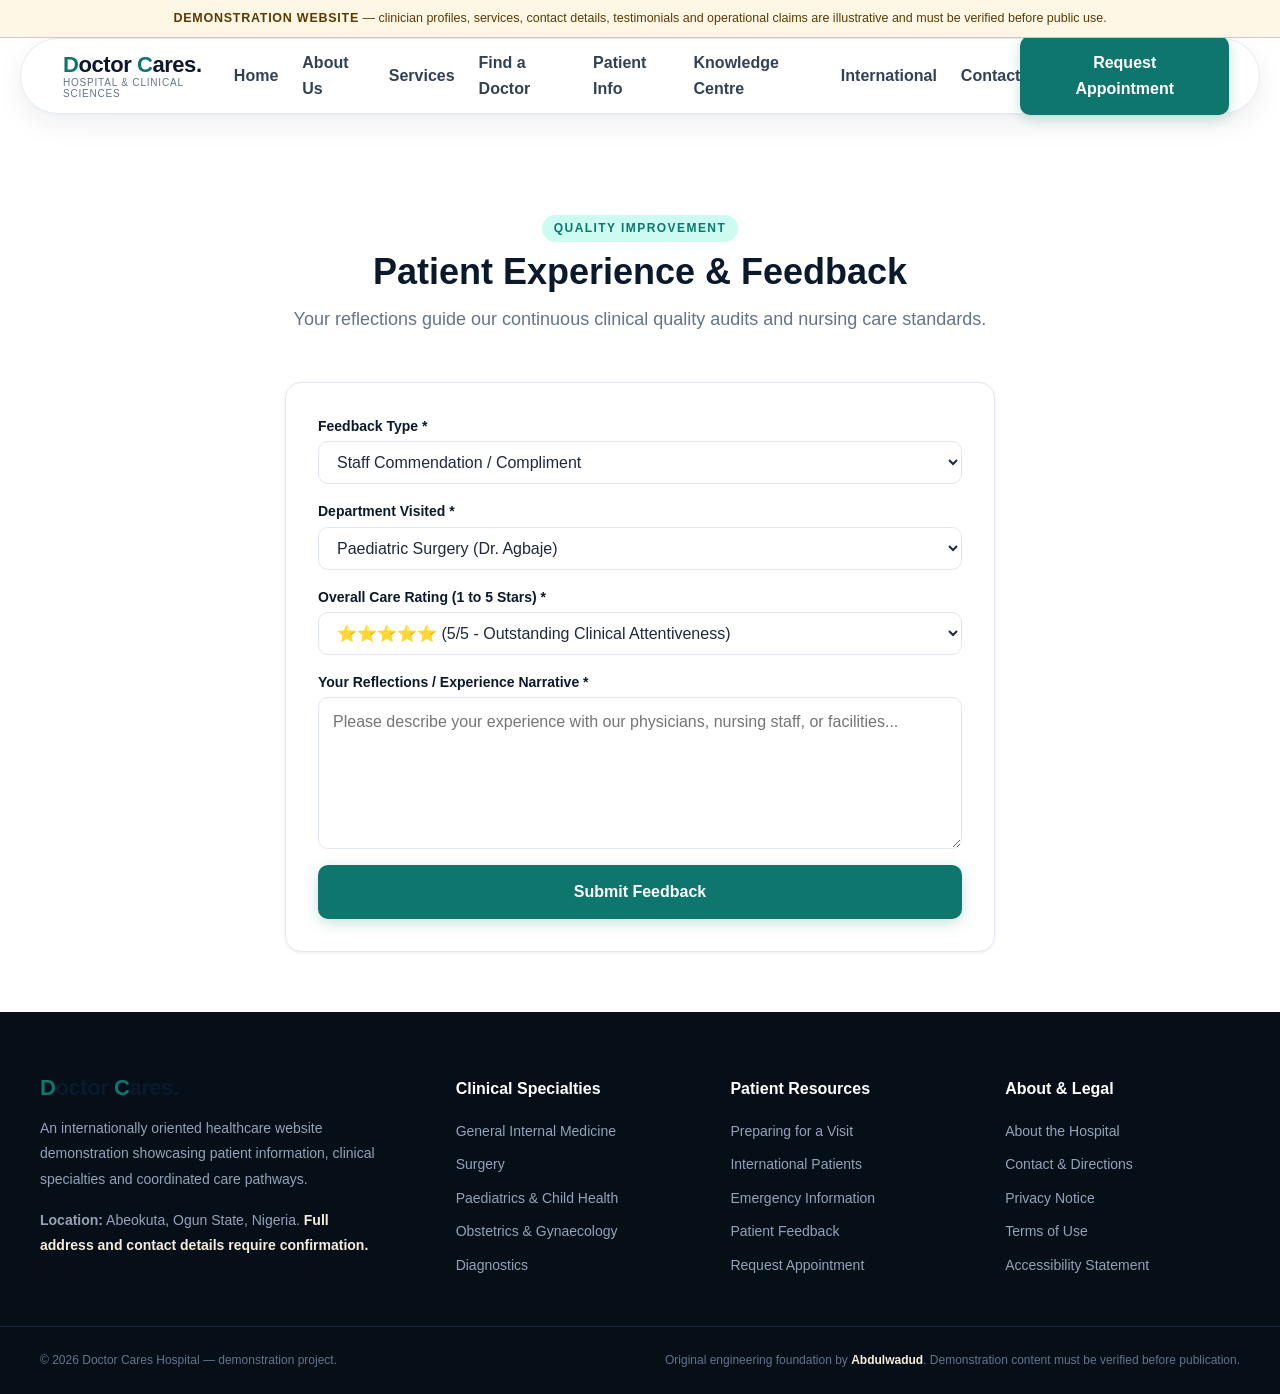
<file: feedback.html>
<!DOCTYPE html>

<html lang="en">
<head>
<meta charset="utf-8"/>
<meta content="width=device-width, initial-scale=1.0" name="viewport"/>
<title>Patient Feedback &amp; Experience | Doctor Cares Hospital</title>
<link href="style.css" rel="stylesheet"/>
<script defer="" src="main.js"></script>
<meta content="Patient Feedback &amp; Experience | Doctor Cares Hospital. Part of the Doctor Cares Hospital website demonstration; details require verification before public use." name="description"/><link href="data:image/svg+xml,%3Csvg xmlns='http://www.w3.org/2000/svg' viewBox='0 0 64 64'%3E%3Crect width='64' height='64' rx='14' fill='%230b192c'/%3E%3Cpath d='M27 12h10v15h15v10H37v15H27V37H12V27h15z' fill='%23ccfbf1'/%3E%3C/svg%3E" rel="icon"/></head>
<body>
<a class="skip-link" href="#main-content">Skip to main content</a><div class="demo-notice" role="note"><strong>DEMONSTRATION WEBSITE</strong> — clinician profiles, services, contact details, testimonials and operational claims are illustrative and must be verified before public use.</div>
<header class="site-header" id="site-header">
<div class="container header-container">
<a aria-label="Doctor Cares Hospital home" class="logo" href="index.html#home">
<span class="logo-text"><span class="logo-mark">D</span>octor <span class="logo-mark">C</span>ares<span class="brand-dot">.</span></span>
<span class="logo-subtext">Hospital &amp; Clinical Sciences</span>
</a>
<nav aria-label="Primary navigation" class="navbar" id="primary-navbar">
<ul class="nav-list"><li class="nav-item"><a class="nav-link" href="index.html#home">Home</a></li><li class="nav-item"><a class="nav-link" href="about.html">About Us</a></li><li class="nav-item"><a class="nav-link" href="services.html">Services</a></li><li class="nav-item"><a class="nav-link" href="doctors.html">Find a Doctor</a></li><li class="nav-item"><a class="nav-link" href="patient-info.html">Patient Info</a></li><li class="nav-item"><a class="nav-link" href="knowledge.html">Knowledge Centre</a></li><li class="nav-item"><a class="nav-link" href="international.html">International</a></li><li class="nav-item"><a class="nav-link" href="contact.html">Contact</a></li></ul>
</nav>
<div class="header-actions">
<a class="btn btn-teal nav-cta-btn" href="appointment.html">Request Appointment</a>
<button aria-controls="primary-navbar" aria-expanded="false" aria-label="Open navigation" class="menu-toggle" id="menu-toggle-btn" type="button">
<span aria-hidden="true" class="bar"></span><span aria-hidden="true" class="bar"></span><span aria-hidden="true" class="bar"></span>
</button>
</div>
</div>
</header><div aria-hidden="true" class="nav-backdrop" id="nav-backdrop"></div>

<main id="main-content" style="padding: 10rem 0 6rem 0;">
<div class="container" style="max-width: 750px;">
<div class="section-header text-center">
<span class="section-tag">Quality Improvement</span>
<h1 class="section-heading">Patient Experience &amp; Feedback</h1>
<p class="section-sub">Your reflections guide our continuous clinical quality audits and nursing care standards.</p>
</div>
<div class="contact-form-panel">
<form class="styled-form" data-demo-form="true" id="feedbackForm" onsubmit="event.preventDefault(); alert('Thank you. Your feedback has been recorded under reference FB-2026-' + Math.floor(1000 + Math.random() * 9000)); this.reset();">
<div class="form-group">
<label class="form-label" for="feedbackForm-field-1">Feedback Type *</label>
<select class="form-control" id="feedbackForm-field-1">
<option>Staff Commendation / Compliment</option>
<option>Routine Visit Quality Rating</option>
<option>Clinical Concern / Administrative Grievance</option>
</select>
</div>
<div class="form-group">
<label class="form-label" for="feedbackForm-field-2">Department Visited *</label>
<select class="form-control" id="feedbackForm-field-2">
<option>Paediatric Surgery (Dr. Agbaje)</option>
<option>Clinical Oncology (Dr. Alao)</option>
<option>Paediatrics (Dr. Habeeb)</option>
<option>Internal Medicine</option>
<option>Emergency &amp; Trauma (Gate 2)</option>
</select>
</div>
<div class="form-group">
<label class="form-label" for="feedbackForm-field-3">Overall Care Rating (1 to 5 Stars) *</label>
<select class="form-control" id="feedbackForm-field-3">
<option>⭐⭐⭐⭐⭐ (5/5 - Outstanding Clinical Attentiveness)</option>
<option>⭐⭐⭐⭐ (4/5 - High Quality Care)</option>
<option>⭐⭐⭐ (3/5 - Satisfactory)</option>
<option>⭐⭐ (2/5 - Needs Improvement)</option>
<option>⭐ (1/5 - Unsatisfactory)</option>
</select>
</div>
<div class="form-group">
<label class="form-label" for="feedbackForm-field-4">Your Reflections / Experience Narrative *</label>
<textarea class="form-control" id="feedbackForm-field-4" placeholder="Please describe your experience with our physicians, nursing staff, or facilities..." required="" rows="5"></textarea>
</div>
<button class="btn btn-teal btn-block" type="submit">Submit Feedback</button>
</form><p aria-live="polite" class="form-status" hidden="True" role="status"></p>
</div>
</div>
</main>
<footer class="site-footer" role="contentinfo">
<div class="container footer-container">
<div class="footer-col brand-col">
<a class="logo footer-logo" href="index.html#home"><span class="logo-text"><span class="logo-mark">D</span>octor <span class="logo-mark">C</span>ares<span class="brand-dot">.</span></span></a>
<p class="footer-lead">An internationally oriented healthcare website demonstration showcasing patient information, clinical specialties and coordinated care pathways.</p>
<p class="footer-lead"><strong>Location:</strong> Abeokuta, Ogun State, Nigeria. <span class="demo-inline">Full address and contact details require confirmation.</span></p>
</div>
<div class="footer-col">
<h3 class="footer-title">Clinical Specialties</h3>
<ul class="footer-links">
<li><a href="services.html">General Internal Medicine</a></li>
<li><a href="services.html">Surgery</a></li>
<li><a href="services.html">Paediatrics &amp; Child Health</a></li>
<li><a href="services.html">Obstetrics &amp; Gynaecology</a></li>
<li><a href="services.html">Diagnostics</a></li>
</ul>
</div>
<div class="footer-col">
<h3 class="footer-title">Patient Resources</h3>
<ul class="footer-links">
<li><a href="patient-info.html">Preparing for a Visit</a></li>
<li><a href="international.html">International Patients</a></li>
<li><a href="emergency.html">Emergency Information</a></li>
<li><a href="feedback.html">Patient Feedback</a></li>
<li><a href="appointment.html">Request Appointment</a></li>
</ul>
</div>
<div class="footer-col">
<h3 class="footer-title">About &amp; Legal</h3>
<ul class="footer-links">
<li><a href="about.html">About the Hospital</a></li>
<li><a href="contact.html">Contact &amp; Directions</a></li>
<li><a href="legal.html#privacy">Privacy Notice</a></li>
<li><a href="legal.html#terms">Terms of Use</a></li>
<li><a href="legal.html#accessibility">Accessibility Statement</a></li>
</ul>
</div>
</div>
<div class="footer-sub">
<div class="container footer-sub-container">
<p>© <span id="current-year">2026</span> Doctor Cares Hospital — demonstration project.</p>
<p class="credit-text">Original engineering foundation by <strong>Abdulwadud</strong>. Demonstration content must be verified before publication.</p>
</div>
</div>
</footer>
<button aria-label="Back to top" class="scroll-top-btn" id="scroll-top-btn" type="button">↑</button>
</body>
</html>
</file>
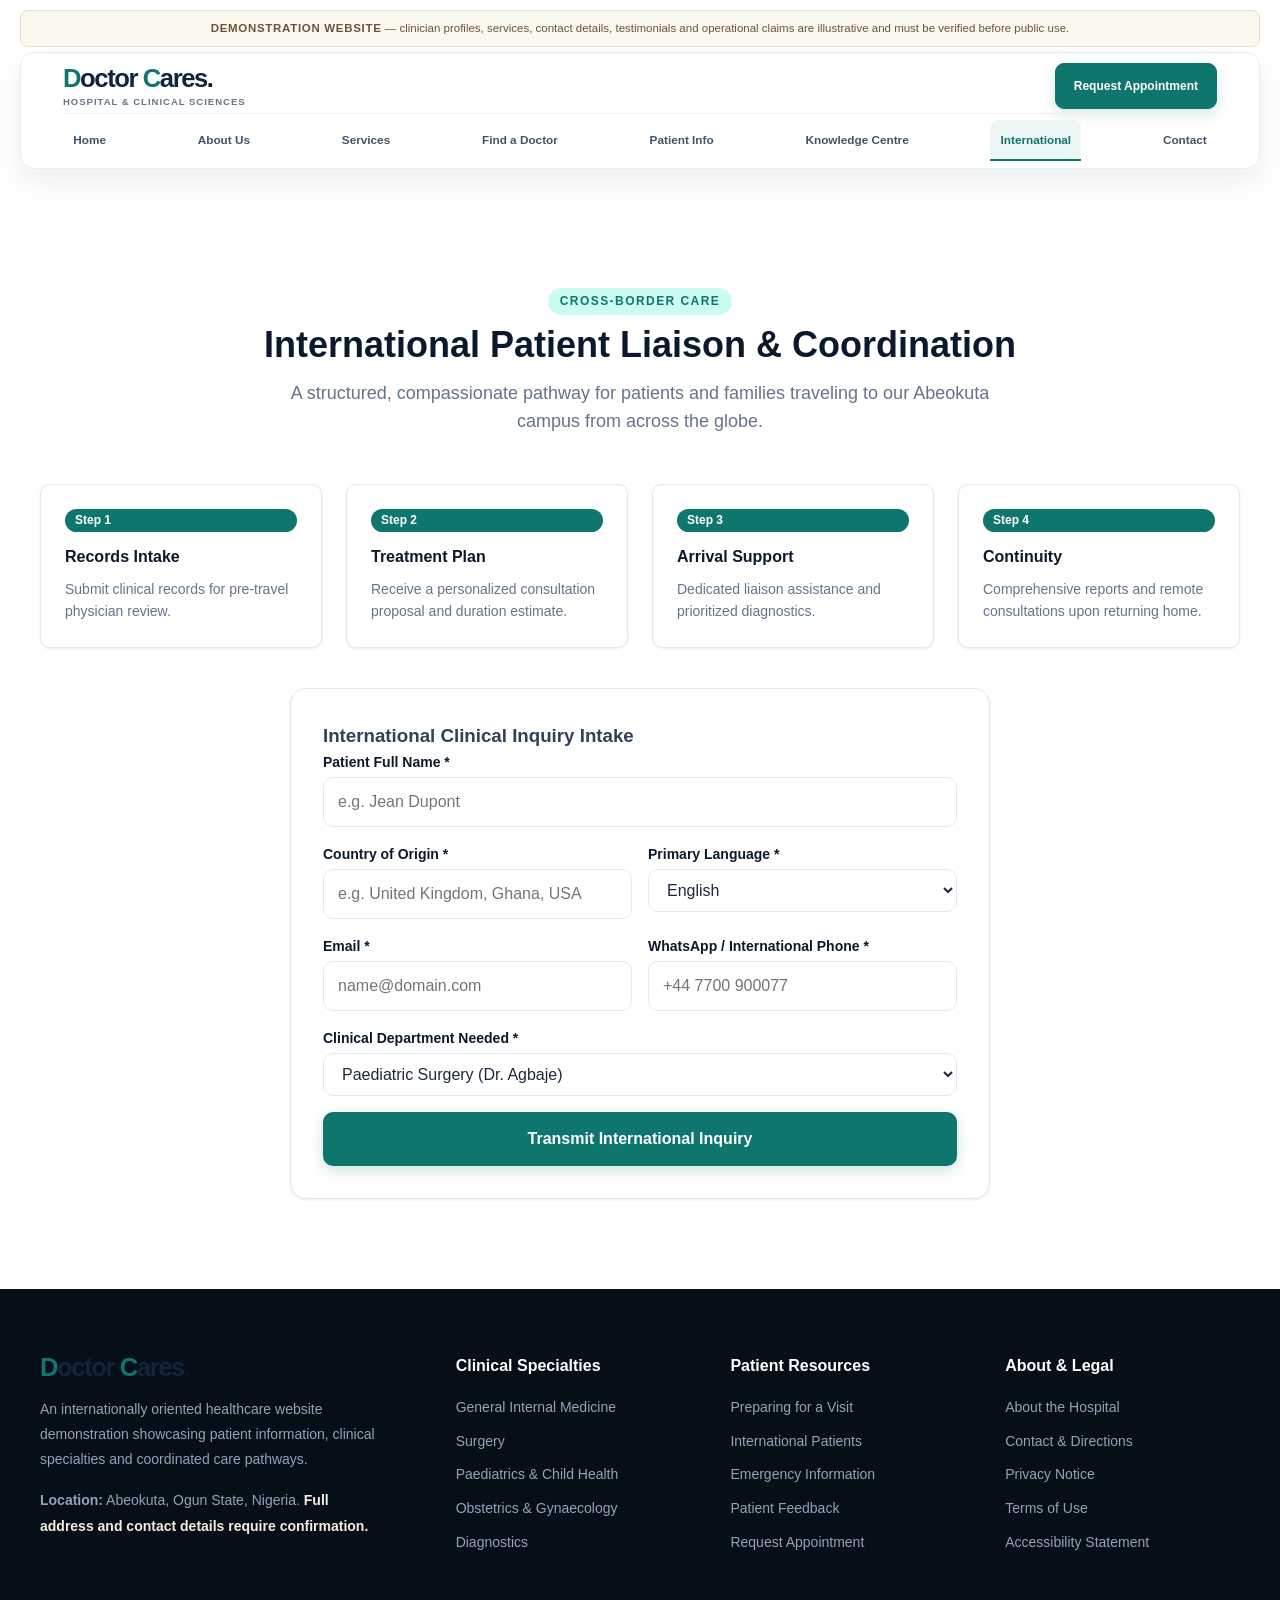
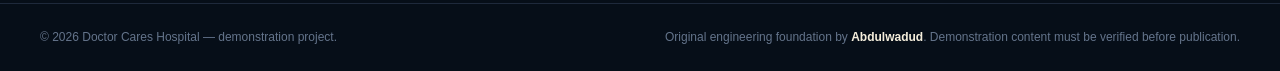
<file: international.html>
<!DOCTYPE html>

<html lang="en">
<head>
<meta charset="utf-8"/>
<meta content="width=device-width, initial-scale=1.0" name="viewport"/>
<title>International Patient Services | Doctor Cares Hospital</title>
<link href="style.css" rel="stylesheet"/>
<link rel="stylesheet" href="doctor-cares-header-refresh-v3.css">
<script defer="" src="main.js"></script>
<meta content="International Patient Services | Doctor Cares Hospital. Part of the Doctor Cares Hospital website demonstration; details require verification before public use." name="description"/><link href="data:image/svg+xml,%3Csvg xmlns='http://www.w3.org/2000/svg' viewBox='0 0 64 64'%3E%3Crect width='64' height='64' rx='14' fill='%230b192c'/%3E%3Cpath d='M27 12h10v15h15v10H37v15H27V37H12V27h15z' fill='%23ccfbf1'/%3E%3C/svg%3E" rel="icon"/></head>
<body>
<a class="skip-link" href="#main-content">Skip to main content</a><div class="demo-notice" role="note"><strong>DEMONSTRATION WEBSITE</strong> — clinician profiles, services, contact details, testimonials and operational claims are illustrative and must be verified before public use.</div>
<div id="shared-header"></div>
<div aria-hidden="true" class="nav-backdrop" id="nav-backdrop"></div>

<main id="main-content" style="padding: 10rem 0 6rem 0;">
<div class="container">
<div class="section-header text-center">
<span class="section-tag">Cross-Border Care</span>
<h1 class="section-heading">International Patient Liaison &amp; Coordination</h1>
<p class="section-sub">A structured, compassionate pathway for patients and families traveling to our Abeokuta campus from across the globe.</p>
</div>
<div class="intl-pathway-grid">
<div class="pathway-step"><div class="step-badge">Step 1</div><h3 class="step-title">Records Intake</h3><p class="step-desc">Submit clinical records for pre-travel physician review.</p></div>
<div class="pathway-step"><div class="step-badge">Step 2</div><h3 class="step-title">Treatment Plan</h3><p class="step-desc">Receive a personalized consultation proposal and duration estimate.</p></div>
<div class="pathway-step"><div class="step-badge">Step 3</div><h3 class="step-title">Arrival Support</h3><p class="step-desc">Dedicated liaison assistance and prioritized diagnostics.</p></div>
<div class="pathway-step"><div class="step-badge">Step 4</div><h3 class="step-title">Continuity</h3><p class="step-desc">Comprehensive reports and remote consultations upon returning home.</p></div>
</div>
<div class="contact-form-panel" style="max-width: 700px; margin: 3rem auto;">
<h3>International Clinical Inquiry Intake</h3>
<form class="styled-form" data-demo-form="true" id="intlForm" onsubmit="event.preventDefault(); alert('Inquiry recorded in demonstration mode. An international liaison coordinator will respond within 48 hours.'); this.reset();">
<div class="form-group">
<label class="form-label" for="intlForm-field-1">Patient Full Name *</label>
<input class="form-control" id="intlForm-field-1" placeholder="e.g. Jean Dupont" required="" type="text"/>
</div>
<div class="form-row">
<div class="form-group">
<label class="form-label" for="intlForm-field-2">Country of Origin *</label>
<input class="form-control" id="intlForm-field-2" placeholder="e.g. United Kingdom, Ghana, USA" required="" type="text"/>
</div>
<div class="form-group">
<label class="form-label" for="intlForm-field-3">Primary Language *</label>
<select class="form-control" id="intlForm-field-3">
<option>English</option><option>French (Français)</option><option>Arabic (العربية)</option><option>Other</option>
</select>
</div>
</div>
<div class="form-row">
<div class="form-group">
<label class="form-label" for="intlForm-field-4">Email *</label>
<input autocomplete="email" class="form-control" id="intlForm-field-4" placeholder="name@domain.com" required="" type="email"/>
</div>
<div class="form-group">
<label class="form-label" for="intlForm-field-5">WhatsApp / International Phone *</label>
<input autocomplete="tel" class="form-control" id="intlForm-field-5" placeholder="+44 7700 900077" required="" type="tel"/>
</div>
</div>
<div class="form-group">
<label class="form-label" for="intlForm-field-6">Clinical Department Needed *</label>
<select class="form-control" id="intlForm-field-6">
<option>Paediatric Surgery (Dr. Agbaje)</option>
<option>Clinical Oncology (Dr. Alao)</option>
<option>Paediatrics (Dr. Habeeb)</option>
<option>General Internal Medicine</option>
</select>
</div>
<button class="btn btn-teal btn-block" type="submit">Transmit International Inquiry</button>
</form><p aria-live="polite" class="form-status" hidden="True" role="status"></p>
</div>
</div>
</main>
<footer class="site-footer" role="contentinfo">
<div class="container footer-container">
<div class="footer-col brand-col">
<a class="logo footer-logo" href="index.html#home"><span class="logo-text"><span class="logo-mark">D</span>octor <span class="logo-mark">C</span>ares<span class="brand-dot">.</span></span></a>
<p class="footer-lead">An internationally oriented healthcare website demonstration showcasing patient information, clinical specialties and coordinated care pathways.</p>
<p class="footer-lead"><strong>Location:</strong> Abeokuta, Ogun State, Nigeria. <span class="demo-inline">Full address and contact details require confirmation.</span></p>
</div>
<div class="footer-col">
<h3 class="footer-title">Clinical Specialties</h3>
<ul class="footer-links">
<li><a href="services.html">General Internal Medicine</a></li>
<li><a href="services.html">Surgery</a></li>
<li><a href="services.html">Paediatrics &amp; Child Health</a></li>
<li><a href="services.html">Obstetrics &amp; Gynaecology</a></li>
<li><a href="services.html">Diagnostics</a></li>
</ul>
</div>
<div class="footer-col">
<h3 class="footer-title">Patient Resources</h3>
<ul class="footer-links">
<li><a href="patient-info.html">Preparing for a Visit</a></li>
<li><a href="international.html">International Patients</a></li>
<li><a href="emergency.html">Emergency Information</a></li>
<li><a href="feedback.html">Patient Feedback</a></li>
<li><a href="appointment.html">Request Appointment</a></li>
</ul>
</div>
<div class="footer-col">
<h3 class="footer-title">About &amp; Legal</h3>
<ul class="footer-links">
<li><a href="about.html">About the Hospital</a></li>
<li><a href="contact.html">Contact &amp; Directions</a></li>
<li><a href="legal.html#privacy">Privacy Notice</a></li>
<li><a href="legal.html#terms">Terms of Use</a></li>
<li><a href="legal.html#accessibility">Accessibility Statement</a></li>
</ul>
</div>
</div>
<div class="footer-sub">
<div class="container footer-sub-container">
<p>© <span id="current-year">2026</span> Doctor Cares Hospital — demonstration project.</p>
<p class="credit-text">Original engineering foundation by <strong>Abdulwadud</strong>. Demonstration content must be verified before publication.</p>
</div>
</div>
</footer>
<button aria-label="Back to top" class="scroll-top-btn" id="scroll-top-btn" type="button">↑</button>
</body>
</html>
</file>
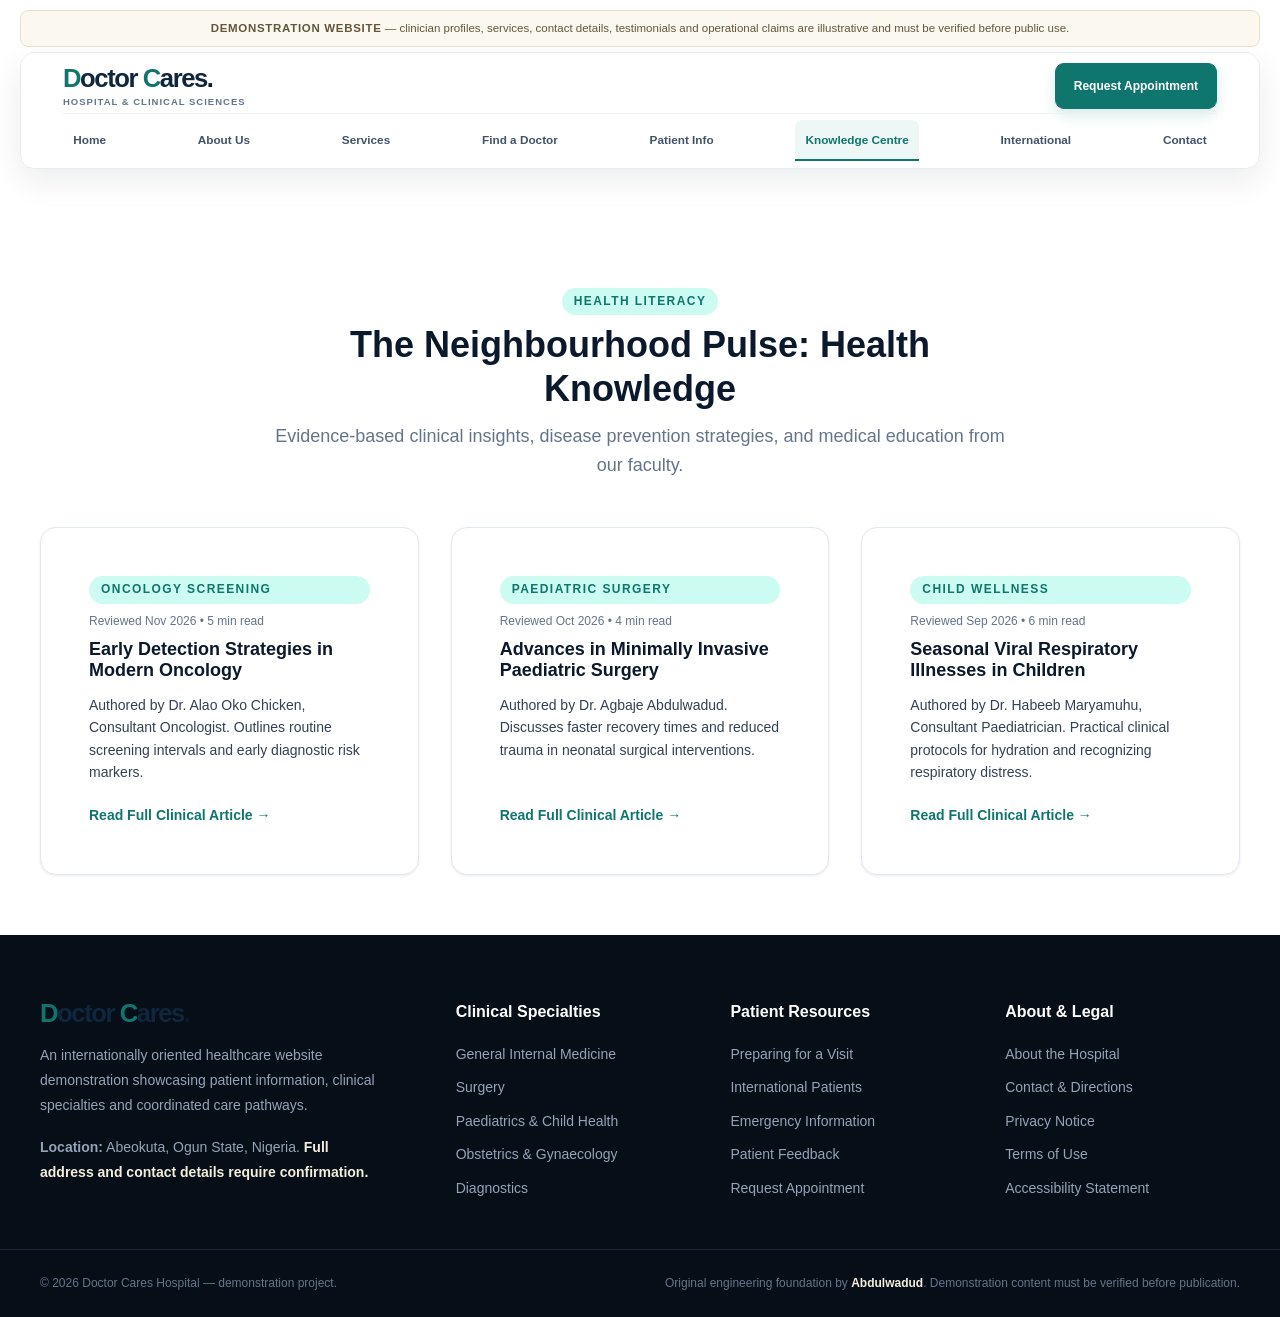
<file: knowledge.html>
<!DOCTYPE html>

<html lang="en">
<head>
<meta charset="utf-8"/>
<meta content="width=device-width, initial-scale=1.0" name="viewport"/>
<title>Health Knowledge Centre | Doctor Cares Hospital</title>
<link href="style.css" rel="stylesheet"/>
<link rel="stylesheet" href="doctor-cares-header-refresh-v3.css">
<script defer="" src="main.js"></script>
<meta content="Health Knowledge Centre | Doctor Cares Hospital. Part of the Doctor Cares Hospital website demonstration; details require verification before public use." name="description"/><link href="data:image/svg+xml,%3Csvg xmlns='http://www.w3.org/2000/svg' viewBox='0 0 64 64'%3E%3Crect width='64' height='64' rx='14' fill='%230b192c'/%3E%3Cpath d='M27 12h10v15h15v10H37v15H27V37H12V27h15z' fill='%23ccfbf1'/%3E%3C/svg%3E" rel="icon"/></head>
<body>
<a class="skip-link" href="#main-content">Skip to main content</a><div class="demo-notice" role="note"><strong>DEMONSTRATION WEBSITE</strong> — clinician profiles, services, contact details, testimonials and operational claims are illustrative and must be verified before public use.</div>
<div id="shared-header"></div>
<div aria-hidden="true" class="nav-backdrop" id="nav-backdrop"></div>

<main id="main-content" style="padding: 10rem 0 6rem 0;">
<div class="container">
<div class="section-header text-center">
<span class="section-tag">Health Literacy</span>
<h1 class="section-heading">The Neighbourhood Pulse: Health Knowledge</h1>
<p class="section-sub">Evidence-based clinical insights, disease prevention strategies, and medical education from our faculty.</p>
</div>
<div class="knowledge-grid">
<article class="article-card">
<div class="article-body">
<span class="section-tag">Oncology Screening</span>
<time class="article-date">Reviewed Nov 2026 • 5 min read</time>
<h2 class="article-title">Early Detection Strategies in Modern Oncology</h2>
<p class="article-excerpt">Authored by Dr. Alao Oko Chicken, Consultant Oncologist. Outlines routine screening intervals and early diagnostic risk markers.</p>
<a class="article-link" href="article-template.html">Read Full Clinical Article →</a>
</div>
</article>
<article class="article-card">
<div class="article-body">
<span class="section-tag">Paediatric Surgery</span>
<time class="article-date">Reviewed Oct 2026 • 4 min read</time>
<h2 class="article-title">Advances in Minimally Invasive Paediatric Surgery</h2>
<p class="article-excerpt">Authored by Dr. Agbaje Abdulwadud. Discusses faster recovery times and reduced trauma in neonatal surgical interventions.</p>
<a class="article-link" href="article-template.html">Read Full Clinical Article →</a>
</div>
</article>
<article class="article-card">
<div class="article-body">
<span class="section-tag">Child Wellness</span>
<time class="article-date">Reviewed Sep 2026 • 6 min read</time>
<h2 class="article-title">Seasonal Viral Respiratory Illnesses in Children</h2>
<p class="article-excerpt">Authored by Dr. Habeeb Maryamuhu, Consultant Paediatrician. Practical clinical protocols for hydration and recognizing respiratory distress.</p>
<a class="article-link" href="article-template.html">Read Full Clinical Article →</a>
</div>
</article>
</div>
</div>
</main>
<footer class="site-footer" role="contentinfo">
<div class="container footer-container">
<div class="footer-col brand-col">
<a class="logo footer-logo" href="index.html#home"><span class="logo-text"><span class="logo-mark">D</span>octor <span class="logo-mark">C</span>ares<span class="brand-dot">.</span></span></a>
<p class="footer-lead">An internationally oriented healthcare website demonstration showcasing patient information, clinical specialties and coordinated care pathways.</p>
<p class="footer-lead"><strong>Location:</strong> Abeokuta, Ogun State, Nigeria. <span class="demo-inline">Full address and contact details require confirmation.</span></p>
</div>
<div class="footer-col">
<h3 class="footer-title">Clinical Specialties</h3>
<ul class="footer-links">
<li><a href="services.html">General Internal Medicine</a></li>
<li><a href="services.html">Surgery</a></li>
<li><a href="services.html">Paediatrics &amp; Child Health</a></li>
<li><a href="services.html">Obstetrics &amp; Gynaecology</a></li>
<li><a href="services.html">Diagnostics</a></li>
</ul>
</div>
<div class="footer-col">
<h3 class="footer-title">Patient Resources</h3>
<ul class="footer-links">
<li><a href="patient-info.html">Preparing for a Visit</a></li>
<li><a href="international.html">International Patients</a></li>
<li><a href="emergency.html">Emergency Information</a></li>
<li><a href="feedback.html">Patient Feedback</a></li>
<li><a href="appointment.html">Request Appointment</a></li>
</ul>
</div>
<div class="footer-col">
<h3 class="footer-title">About &amp; Legal</h3>
<ul class="footer-links">
<li><a href="about.html">About the Hospital</a></li>
<li><a href="contact.html">Contact &amp; Directions</a></li>
<li><a href="legal.html#privacy">Privacy Notice</a></li>
<li><a href="legal.html#terms">Terms of Use</a></li>
<li><a href="legal.html#accessibility">Accessibility Statement</a></li>
</ul>
</div>
</div>
<div class="footer-sub">
<div class="container footer-sub-container">
<p>© <span id="current-year">2026</span> Doctor Cares Hospital — demonstration project.</p>
<p class="credit-text">Original engineering foundation by <strong>Abdulwadud</strong>. Demonstration content must be verified before publication.</p>
</div>
</div>
</footer>
<button aria-label="Back to top" class="scroll-top-btn" id="scroll-top-btn" type="button">↑</button>
</body>
</html>
</file>
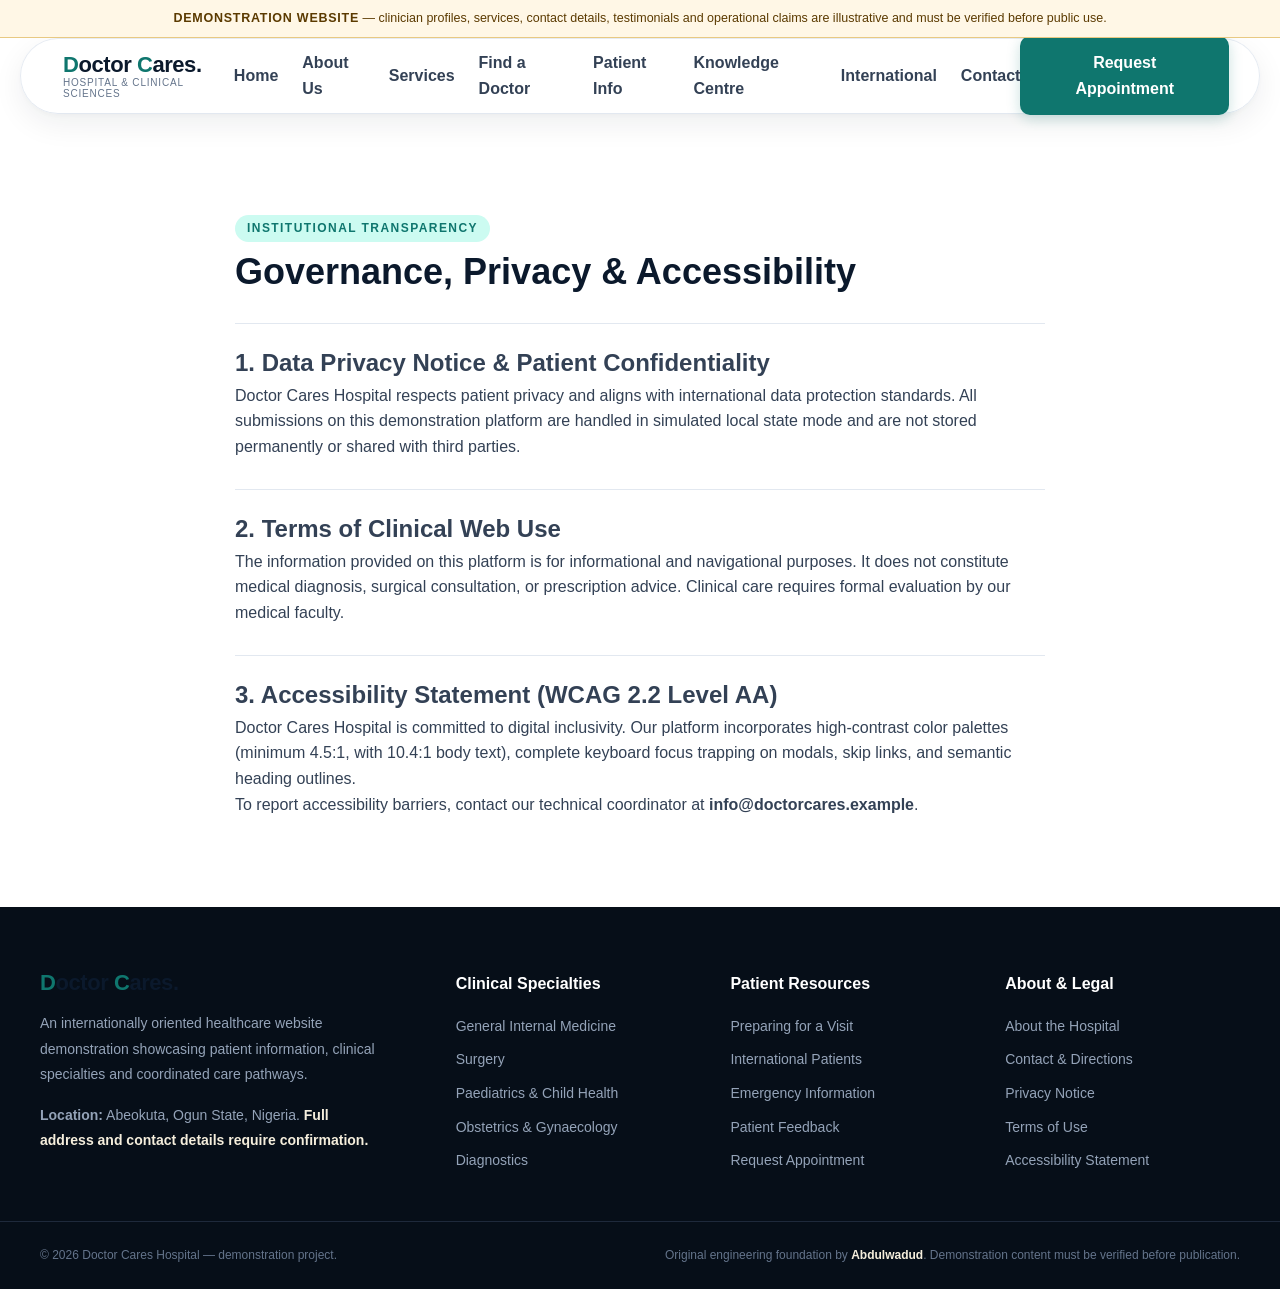
<file: legal.html>
<!DOCTYPE html>

<html lang="en">
<head>
<meta charset="utf-8"/>
<meta content="width=device-width, initial-scale=1.0" name="viewport"/>
<title>Governance &amp; Privacy | Doctor Cares Hospital</title>
<link href="style.css" rel="stylesheet"/>
<script defer="" src="main.js"></script>
<meta content="Governance &amp; Privacy | Doctor Cares Hospital. Part of the Doctor Cares Hospital website demonstration; details require verification before public use." name="description"/><link href="data:image/svg+xml,%3Csvg xmlns='http://www.w3.org/2000/svg' viewBox='0 0 64 64'%3E%3Crect width='64' height='64' rx='14' fill='%230b192c'/%3E%3Cpath d='M27 12h10v15h15v10H37v15H27V37H12V27h15z' fill='%23ccfbf1'/%3E%3C/svg%3E" rel="icon"/></head>
<body>
<a class="skip-link" href="#main-content">Skip to main content</a><div class="demo-notice" role="note"><strong>DEMONSTRATION WEBSITE</strong> — clinician profiles, services, contact details, testimonials and operational claims are illustrative and must be verified before public use.</div>
<header class="site-header" id="site-header">
<div class="container header-container">
<a aria-label="Doctor Cares Hospital home" class="logo" href="index.html#home">
<span class="logo-text"><span class="logo-mark">D</span>octor <span class="logo-mark">C</span>ares<span class="brand-dot">.</span></span>
<span class="logo-subtext">Hospital &amp; Clinical Sciences</span>
</a>
<nav aria-label="Primary navigation" class="navbar" id="primary-navbar">
<ul class="nav-list"><li class="nav-item"><a class="nav-link" href="index.html#home">Home</a></li><li class="nav-item"><a class="nav-link" href="about.html">About Us</a></li><li class="nav-item"><a class="nav-link" href="services.html">Services</a></li><li class="nav-item"><a class="nav-link" href="doctors.html">Find a Doctor</a></li><li class="nav-item"><a class="nav-link" href="patient-info.html">Patient Info</a></li><li class="nav-item"><a class="nav-link" href="knowledge.html">Knowledge Centre</a></li><li class="nav-item"><a class="nav-link" href="international.html">International</a></li><li class="nav-item"><a class="nav-link" href="contact.html">Contact</a></li></ul>
</nav>
<div class="header-actions">
<a class="btn btn-teal nav-cta-btn" href="appointment.html">Request Appointment</a>
<button aria-controls="primary-navbar" aria-expanded="false" aria-label="Open navigation" class="menu-toggle" id="menu-toggle-btn" type="button">
<span aria-hidden="true" class="bar"></span><span aria-hidden="true" class="bar"></span><span aria-hidden="true" class="bar"></span>
</button>
</div>
</div>
</header><div aria-hidden="true" class="nav-backdrop" id="nav-backdrop"></div>

<main id="main-content" style="padding: 10rem 0 6rem 0;">
<div class="container" style="max-width: 850px;">
<span class="section-tag">Institutional Transparency</span>
<h1 class="section-heading">Governance, Privacy &amp; Accessibility</h1>
<section id="privacy" style="margin: 3rem 0; padding-top: 2rem; border-top: 1px solid var(--color-border);">
<h2>1. Data Privacy Notice &amp; Patient Confidentiality</h2>
<p>Doctor Cares Hospital respects patient privacy and aligns with international data protection standards. All submissions on this demonstration platform are handled in simulated local state mode and are not stored permanently or shared with third parties.</p>
</section>
<section id="terms" style="margin: 3rem 0; padding-top: 2rem; border-top: 1px solid var(--color-border);">
<h2>2. Terms of Clinical Web Use</h2>
<p>The information provided on this platform is for informational and navigational purposes. It does not constitute medical diagnosis, surgical consultation, or prescription advice. Clinical care requires formal evaluation by our medical faculty.</p>
</section>
<section id="accessibility" style="margin: 3rem 0; padding-top: 2rem; border-top: 1px solid var(--color-border);">
<h2>3. Accessibility Statement (WCAG 2.2 Level AA)</h2>
<p>Doctor Cares Hospital is committed to digital inclusivity. Our platform incorporates high-contrast color palettes (minimum 4.5:1, with 10.4:1 body text), complete keyboard focus trapping on modals, skip links, and semantic heading outlines.</p>
<p>To report accessibility barriers, contact our technical coordinator at <strong>info@doctorcares.example</strong>.</p>
</section>
</div>
</main>
<footer class="site-footer" role="contentinfo">
<div class="container footer-container">
<div class="footer-col brand-col">
<a class="logo footer-logo" href="index.html#home"><span class="logo-text"><span class="logo-mark">D</span>octor <span class="logo-mark">C</span>ares<span class="brand-dot">.</span></span></a>
<p class="footer-lead">An internationally oriented healthcare website demonstration showcasing patient information, clinical specialties and coordinated care pathways.</p>
<p class="footer-lead"><strong>Location:</strong> Abeokuta, Ogun State, Nigeria. <span class="demo-inline">Full address and contact details require confirmation.</span></p>
</div>
<div class="footer-col">
<h3 class="footer-title">Clinical Specialties</h3>
<ul class="footer-links">
<li><a href="services.html">General Internal Medicine</a></li>
<li><a href="services.html">Surgery</a></li>
<li><a href="services.html">Paediatrics &amp; Child Health</a></li>
<li><a href="services.html">Obstetrics &amp; Gynaecology</a></li>
<li><a href="services.html">Diagnostics</a></li>
</ul>
</div>
<div class="footer-col">
<h3 class="footer-title">Patient Resources</h3>
<ul class="footer-links">
<li><a href="patient-info.html">Preparing for a Visit</a></li>
<li><a href="international.html">International Patients</a></li>
<li><a href="emergency.html">Emergency Information</a></li>
<li><a href="feedback.html">Patient Feedback</a></li>
<li><a href="appointment.html">Request Appointment</a></li>
</ul>
</div>
<div class="footer-col">
<h3 class="footer-title">About &amp; Legal</h3>
<ul class="footer-links">
<li><a href="about.html">About the Hospital</a></li>
<li><a href="contact.html">Contact &amp; Directions</a></li>
<li><a href="legal.html#privacy">Privacy Notice</a></li>
<li><a href="legal.html#terms">Terms of Use</a></li>
<li><a href="legal.html#accessibility">Accessibility Statement</a></li>
</ul>
</div>
</div>
<div class="footer-sub">
<div class="container footer-sub-container">
<p>© <span id="current-year">2026</span> Doctor Cares Hospital — demonstration project.</p>
<p class="credit-text">Original engineering foundation by <strong>Abdulwadud</strong>. Demonstration content must be verified before publication.</p>
</div>
</div>
</footer>
<button aria-label="Back to top" class="scroll-top-btn" id="scroll-top-btn" type="button">↑</button>
</body>
</html>
</file>
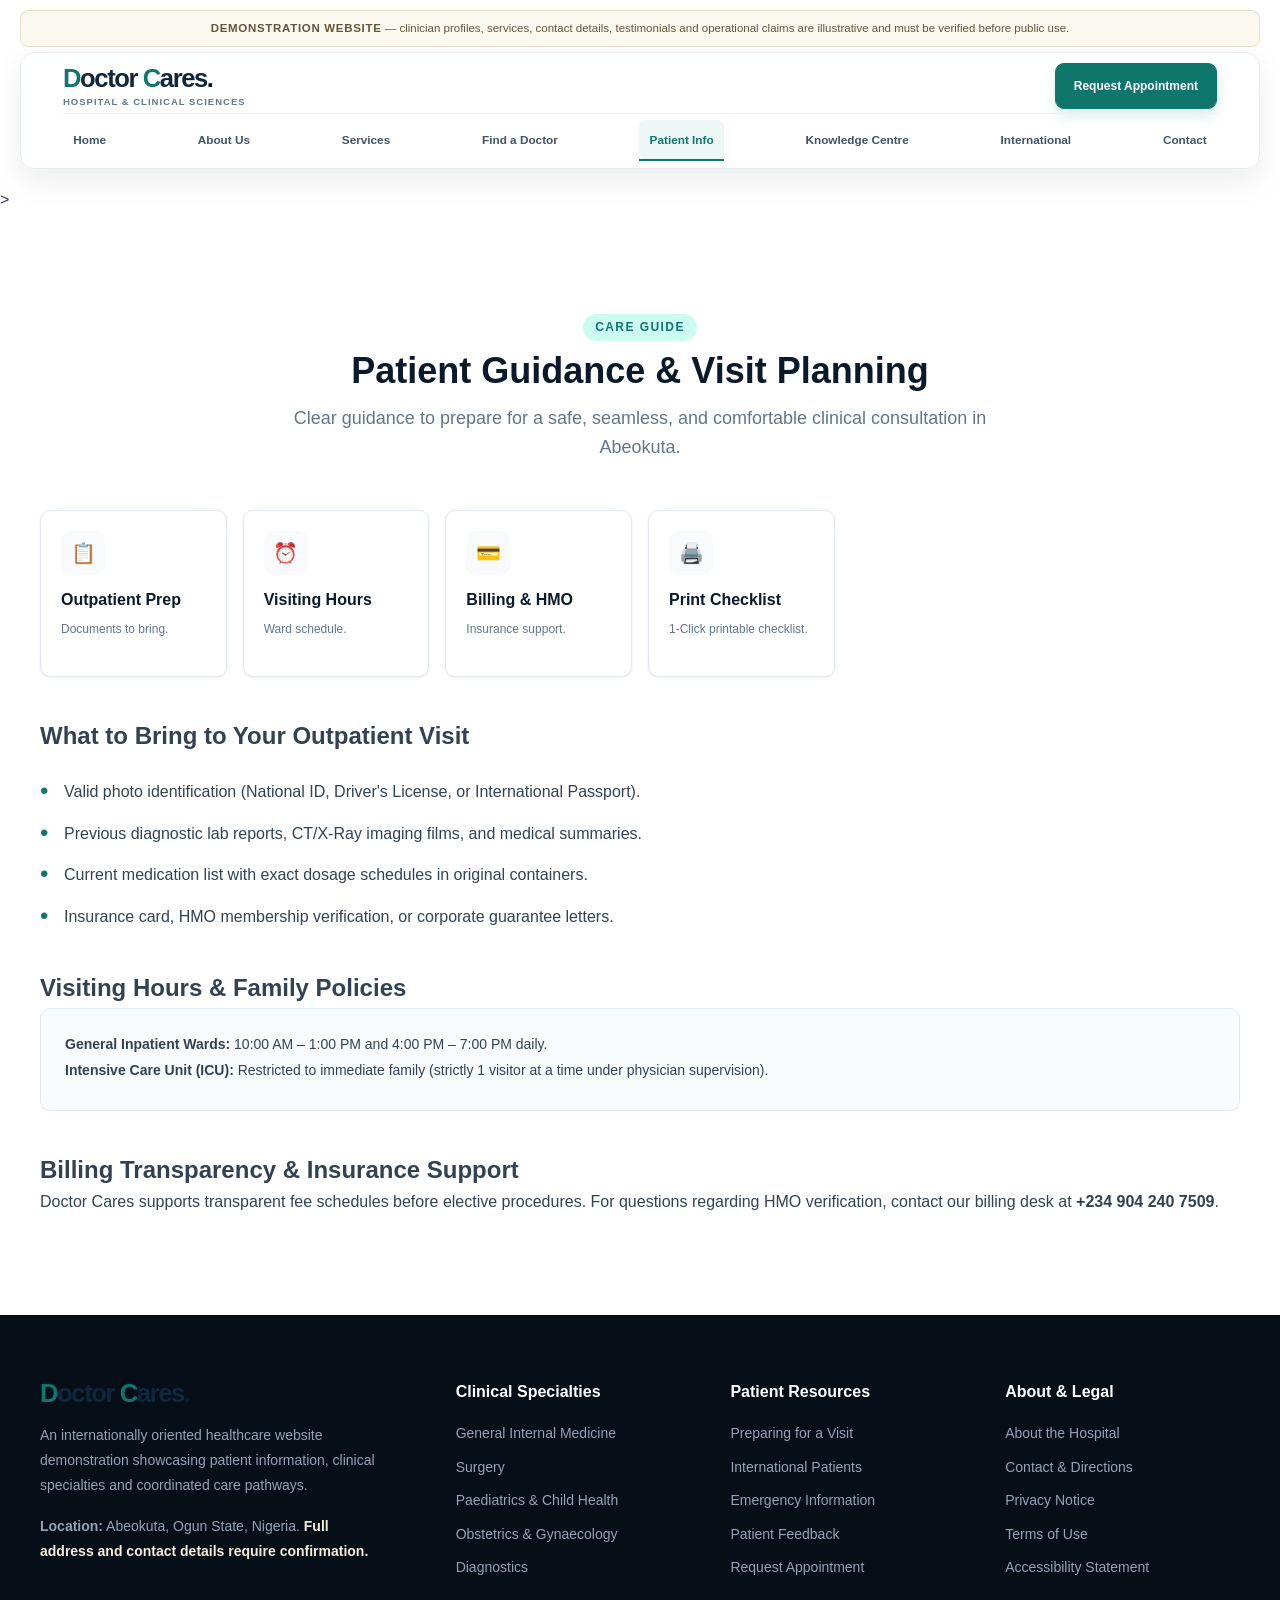
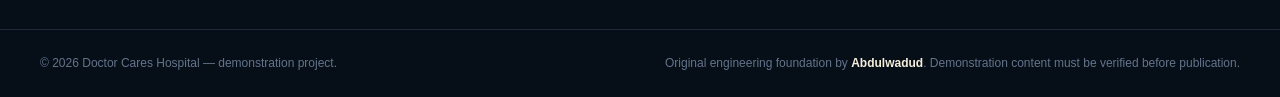
<file: patient-info.html>
<!DOCTYPE html>

<html lang="en">
<head>
<meta charset="utf-8"/>
<meta content="width=device-width, initial-scale=1.0" name="viewport"/>
<title>Patient Information &amp; Guide | Doctor Cares Hospital</title>
<link href="style.css" rel="stylesheet"/>
  <link rel="stylesheet" href="doctor-cares-header-refresh-v3.css">
<script defer="" src="main.js"></script>
<meta content="Patient Information &amp; Guide | Doctor Cares Hospital. Part of the Doctor Cares Hospital website demonstration; details require verification before public use." name="description"/><link href="data:image/svg+xml,%3Csvg xmlns='http://www.w3.org/2000/svg' viewBox='0 0 64 64'%3E%3Crect width='64' height='64' rx='14' fill='%230b192c'/%3E%3Cpath d='M27 12h10v15h15v10H37v15H27V37H12V27h15z' fill='%23ccfbf1'/%3E%3C/svg%3E" rel="icon"/></head>
<body>
<a class="skip-link" href="#main-content">Skip to main content</a><div class="demo-notice" role="note"><strong>DEMONSTRATION WEBSITE</strong> — clinician profiles, services, contact details, testimonials and operational claims are illustrative and must be verified before public use.</div>
<div id="shared-header"></div>><div aria-hidden="true" class="nav-backdrop" id="nav-backdrop"></div>
<main id="main-content" style="padding: 10rem 0 6rem 0;">
<div class="container">
<div class="section-header text-center">
<span class="section-tag">Care Guide</span>
<h1 class="section-heading">Patient Guidance &amp; Visit Planning</h1>
<p class="section-sub">Clear guidance to prepare for a safe, seamless, and comfortable clinical consultation in Abeokuta.</p>
</div>
<!-- Action Cards -->
<div class="quick-access-grid" style="margin-bottom: 4rem;">
<a class="qa-card" href="#outpatient"><div class="qa-icon">📋</div><h2 class="qa-title">Outpatient Prep</h2><p class="qa-desc">Documents to bring.</p></a>
<a class="qa-card" href="#visiting"><div class="qa-icon">⏰</div><h2 class="qa-title">Visiting Hours</h2><p class="qa-desc">Ward schedule.</p></a>
<a class="qa-card" href="#billing"><div class="qa-icon">💳</div><h2 class="qa-title">Billing &amp; HMO</h2><p class="qa-desc">Insurance support.</p></a>
<a class="qa-card" href="#printChecklist" onclick="window.print()"><div class="qa-icon">🖨️</div><h2 class="qa-title">Print Checklist</h2><p class="qa-desc">1-Click printable checklist.</p></a>
</div>
<section id="outpatient" style="margin-bottom: 4rem;">
<h2>What to Bring to Your Outpatient Visit</h2>
<ul class="facilities-list" id="printChecklist">
<li>Valid photo identification (National ID, Driver's License, or International Passport).</li>
<li>Previous diagnostic lab reports, CT/X-Ray imaging films, and medical summaries.</li>
<li>Current medication list with exact dosage schedules in original containers.</li>
<li>Insurance card, HMO membership verification, or corporate guarantee letters.</li>
</ul>
</section>
<section id="visiting" style="margin-bottom: 4rem;">
<h2>Visiting Hours &amp; Family Policies</h2>
<div class="contact-card">
<p><strong>General Inpatient Wards:</strong> 10:00 AM – 1:00 PM and 4:00 PM – 7:00 PM daily.</p>
<p><strong>Intensive Care Unit (ICU):</strong> Restricted to immediate family (strictly 1 visitor at a time under physician supervision).</p>
</div>
</section>
<section id="billing" style="margin-bottom: 4rem;">
<h2>Billing Transparency &amp; Insurance Support</h2>
<p>Doctor Cares supports transparent fee schedules before elective procedures. For questions regarding HMO verification, contact our billing desk at <strong>+234 904 240 7509</strong>.</p>
</section>
</div>
</main>
<footer class="site-footer" role="contentinfo">
<div class="container footer-container">
<div class="footer-col brand-col">
<a class="logo footer-logo" href="index.html#home"><span class="logo-text"><span class="logo-mark">D</span>octor <span class="logo-mark">C</span>ares<span class="brand-dot">.</span></span></a>
<p class="footer-lead">An internationally oriented healthcare website demonstration showcasing patient information, clinical specialties and coordinated care pathways.</p>
<p class="footer-lead"><strong>Location:</strong> Abeokuta, Ogun State, Nigeria. <span class="demo-inline">Full address and contact details require confirmation.</span></p>
</div>
<div class="footer-col">
<h3 class="footer-title">Clinical Specialties</h3>
<ul class="footer-links">
<li><a href="services.html">General Internal Medicine</a></li>
<li><a href="services.html">Surgery</a></li>
<li><a href="services.html">Paediatrics &amp; Child Health</a></li>
<li><a href="services.html">Obstetrics &amp; Gynaecology</a></li>
<li><a href="services.html">Diagnostics</a></li>
</ul>
</div>
<div class="footer-col">
<h3 class="footer-title">Patient Resources</h3>
<ul class="footer-links">
<li><a href="patient-info.html">Preparing for a Visit</a></li>
<li><a href="international.html">International Patients</a></li>
<li><a href="emergency.html">Emergency Information</a></li>
<li><a href="feedback.html">Patient Feedback</a></li>
<li><a href="appointment.html">Request Appointment</a></li>
</ul>
</div>
<div class="footer-col">
<h3 class="footer-title">About &amp; Legal</h3>
<ul class="footer-links">
<li><a href="about.html">About the Hospital</a></li>
<li><a href="contact.html">Contact &amp; Directions</a></li>
<li><a href="legal.html#privacy">Privacy Notice</a></li>
<li><a href="legal.html#terms">Terms of Use</a></li>
<li><a href="legal.html#accessibility">Accessibility Statement</a></li>
</ul>
</div>
</div>
<div class="footer-sub">
<div class="container footer-sub-container">
<p>© <span id="current-year">2026</span> Doctor Cares Hospital — demonstration project.</p>
<p class="credit-text">Original engineering foundation by <strong>Abdulwadud</strong>. Demonstration content must be verified before publication.</p>
</div>
</div>
</footer>
<button aria-label="Back to top" class="scroll-top-btn" id="scroll-top-btn" type="button">↑</button>
</body>
</html>
</file>
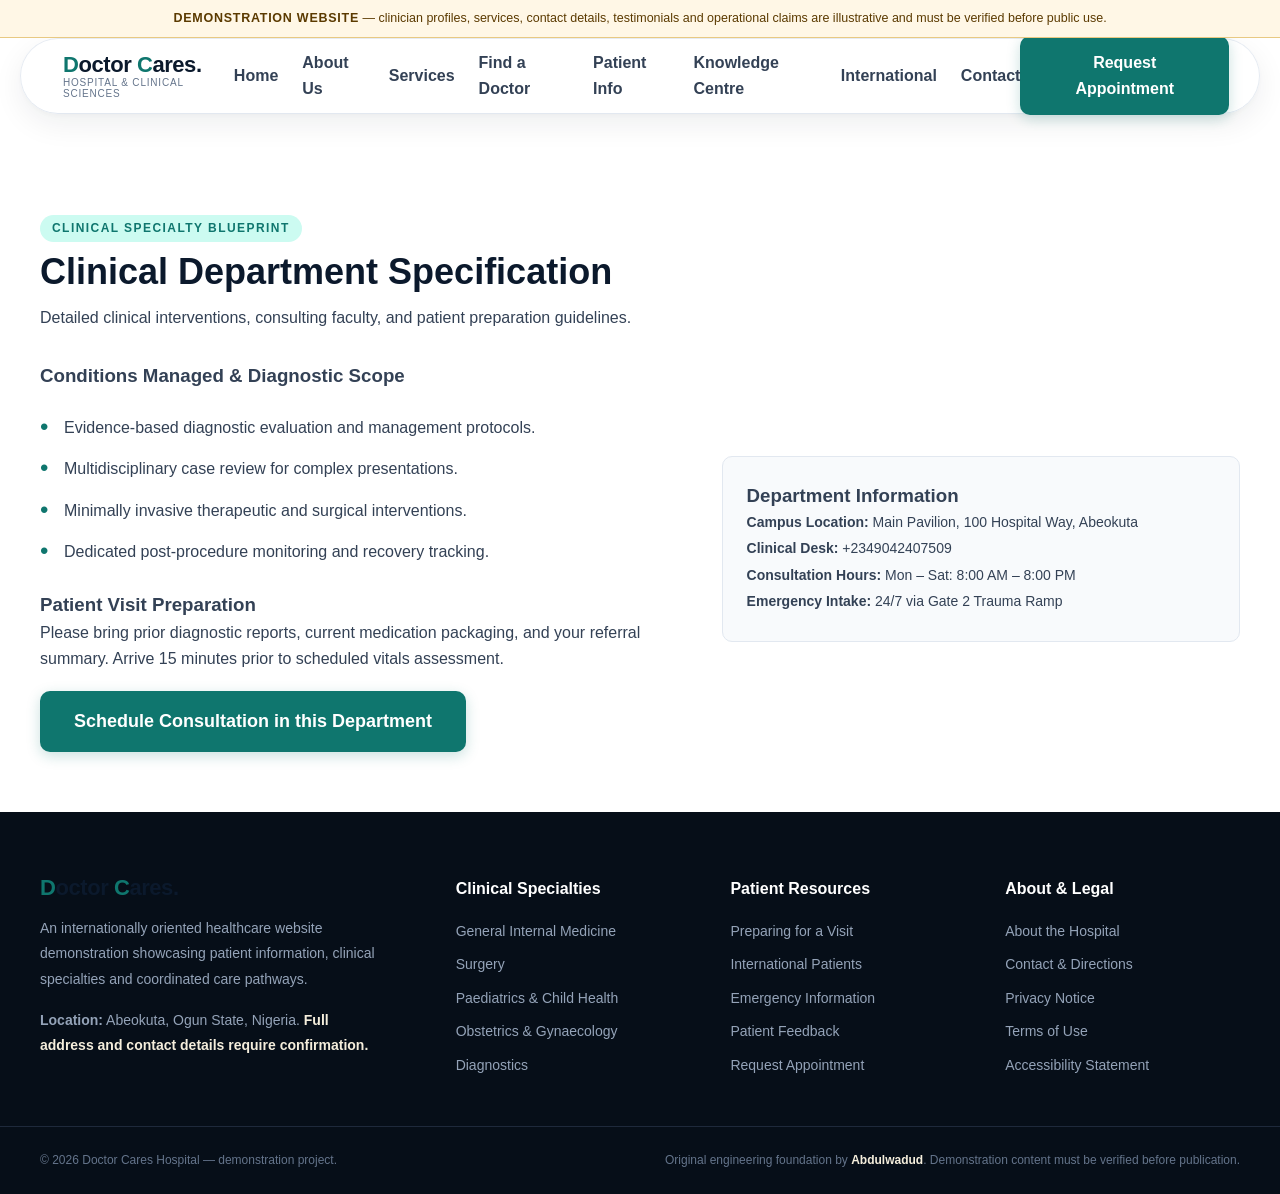
<file: service-template.html>
<!DOCTYPE html>

<html lang="en">
<head>
<meta charset="utf-8"/>
<meta content="width=device-width, initial-scale=1.0" name="viewport"/>
<title>Department Scope | Doctor Cares Hospital</title>
<link href="style.css" rel="stylesheet"/>
<script defer="" src="main.js"></script>
<meta content="Department Scope | Doctor Cares Hospital. Part of the Doctor Cares Hospital website demonstration; details require verification before public use." name="description"/><link href="data:image/svg+xml,%3Csvg xmlns='http://www.w3.org/2000/svg' viewBox='0 0 64 64'%3E%3Crect width='64' height='64' rx='14' fill='%230b192c'/%3E%3Cpath d='M27 12h10v15h15v10H37v15H27V37H12V27h15z' fill='%23ccfbf1'/%3E%3C/svg%3E" rel="icon"/></head>
<body>
<a class="skip-link" href="#main-content">Skip to main content</a><div class="demo-notice" role="note"><strong>DEMONSTRATION WEBSITE</strong> — clinician profiles, services, contact details, testimonials and operational claims are illustrative and must be verified before public use.</div>
<header class="site-header" id="site-header">
<div class="container header-container">
<a aria-label="Doctor Cares Hospital home" class="logo" href="index.html#home">
<span class="logo-text"><span class="logo-mark">D</span>octor <span class="logo-mark">C</span>ares<span class="brand-dot">.</span></span>
<span class="logo-subtext">Hospital &amp; Clinical Sciences</span>
</a>
<nav aria-label="Primary navigation" class="navbar" id="primary-navbar">
<ul class="nav-list"><li class="nav-item"><a class="nav-link" href="index.html#home">Home</a></li><li class="nav-item"><a class="nav-link" href="about.html">About Us</a></li><li class="nav-item"><a class="nav-link" href="services.html">Services</a></li><li class="nav-item"><a class="nav-link" href="doctors.html">Find a Doctor</a></li><li class="nav-item"><a class="nav-link" href="patient-info.html">Patient Info</a></li><li class="nav-item"><a class="nav-link" href="knowledge.html">Knowledge Centre</a></li><li class="nav-item"><a class="nav-link" href="international.html">International</a></li><li class="nav-item"><a class="nav-link" href="contact.html">Contact</a></li></ul>
</nav>
<div class="header-actions">
<a class="btn btn-teal nav-cta-btn" href="appointment.html">Request Appointment</a>
<button aria-controls="primary-navbar" aria-expanded="false" aria-label="Open navigation" class="menu-toggle" id="menu-toggle-btn" type="button">
<span aria-hidden="true" class="bar"></span><span aria-hidden="true" class="bar"></span><span aria-hidden="true" class="bar"></span>
</button>
</div>
</div>
</header><div aria-hidden="true" class="nav-backdrop" id="nav-backdrop"></div>

<main id="main-content" style="padding: 10rem 0 6rem 0;">
<div class="container">
<span class="section-tag">Clinical Specialty Blueprint</span>
<h1 class="section-heading" id="deptTitle">Clinical Department Specification</h1>
<p class="section-lead" id="deptLead">Detailed clinical interventions, consulting faculty, and patient preparation guidelines.</p>
<div class="facilities-layout" style="margin-top: 3rem;">
<div>
<h3>Conditions Managed &amp; Diagnostic Scope</h3>
<ul class="facilities-list">
<li>Evidence-based diagnostic evaluation and management protocols.</li>
<li>Multidisciplinary case review for complex presentations.</li>
<li>Minimally invasive therapeutic and surgical interventions.</li>
<li>Dedicated post-procedure monitoring and recovery tracking.</li>
</ul>
<h3 style="margin-top: 2.5rem;">Patient Visit Preparation</h3>
<p>Please bring prior diagnostic reports, current medication packaging, and your referral summary. Arrive 15 minutes prior to scheduled vitals assessment.</p>
<div style="margin-top: 2rem;">
<a class="btn btn-teal btn-lg" href="appointment.html">Schedule Consultation in this Department</a>
</div>
</div>
<div class="contact-card">
<h3>Department Information</h3>
<p><strong>Campus Location:</strong> Main Pavilion, 100 Hospital Way, Abeokuta</p>
<p><strong>Clinical Desk:</strong> +2349042407509</p>
<p><strong>Consultation Hours:</strong> Mon – Sat: 8:00 AM – 8:00 PM</p>
<p><strong>Emergency Intake:</strong> 24/7 via Gate 2 Trauma Ramp</p>
</div>
</div>
</div>
</main>
<footer class="site-footer" role="contentinfo">
<div class="container footer-container">
<div class="footer-col brand-col">
<a class="logo footer-logo" href="index.html#home"><span class="logo-text"><span class="logo-mark">D</span>octor <span class="logo-mark">C</span>ares<span class="brand-dot">.</span></span></a>
<p class="footer-lead">An internationally oriented healthcare website demonstration showcasing patient information, clinical specialties and coordinated care pathways.</p>
<p class="footer-lead"><strong>Location:</strong> Abeokuta, Ogun State, Nigeria. <span class="demo-inline">Full address and contact details require confirmation.</span></p>
</div>
<div class="footer-col">
<h3 class="footer-title">Clinical Specialties</h3>
<ul class="footer-links">
<li><a href="services.html">General Internal Medicine</a></li>
<li><a href="services.html">Surgery</a></li>
<li><a href="services.html">Paediatrics &amp; Child Health</a></li>
<li><a href="services.html">Obstetrics &amp; Gynaecology</a></li>
<li><a href="services.html">Diagnostics</a></li>
</ul>
</div>
<div class="footer-col">
<h3 class="footer-title">Patient Resources</h3>
<ul class="footer-links">
<li><a href="patient-info.html">Preparing for a Visit</a></li>
<li><a href="international.html">International Patients</a></li>
<li><a href="emergency.html">Emergency Information</a></li>
<li><a href="feedback.html">Patient Feedback</a></li>
<li><a href="appointment.html">Request Appointment</a></li>
</ul>
</div>
<div class="footer-col">
<h3 class="footer-title">About &amp; Legal</h3>
<ul class="footer-links">
<li><a href="about.html">About the Hospital</a></li>
<li><a href="contact.html">Contact &amp; Directions</a></li>
<li><a href="legal.html#privacy">Privacy Notice</a></li>
<li><a href="legal.html#terms">Terms of Use</a></li>
<li><a href="legal.html#accessibility">Accessibility Statement</a></li>
</ul>
</div>
</div>
<div class="footer-sub">
<div class="container footer-sub-container">
<p>© <span id="current-year">2026</span> Doctor Cares Hospital — demonstration project.</p>
<p class="credit-text">Original engineering foundation by <strong>Abdulwadud</strong>. Demonstration content must be verified before publication.</p>
</div>
</div>
</footer>
<button aria-label="Back to top" class="scroll-top-btn" id="scroll-top-btn" type="button">↑</button>
</body>
</html>
</file>
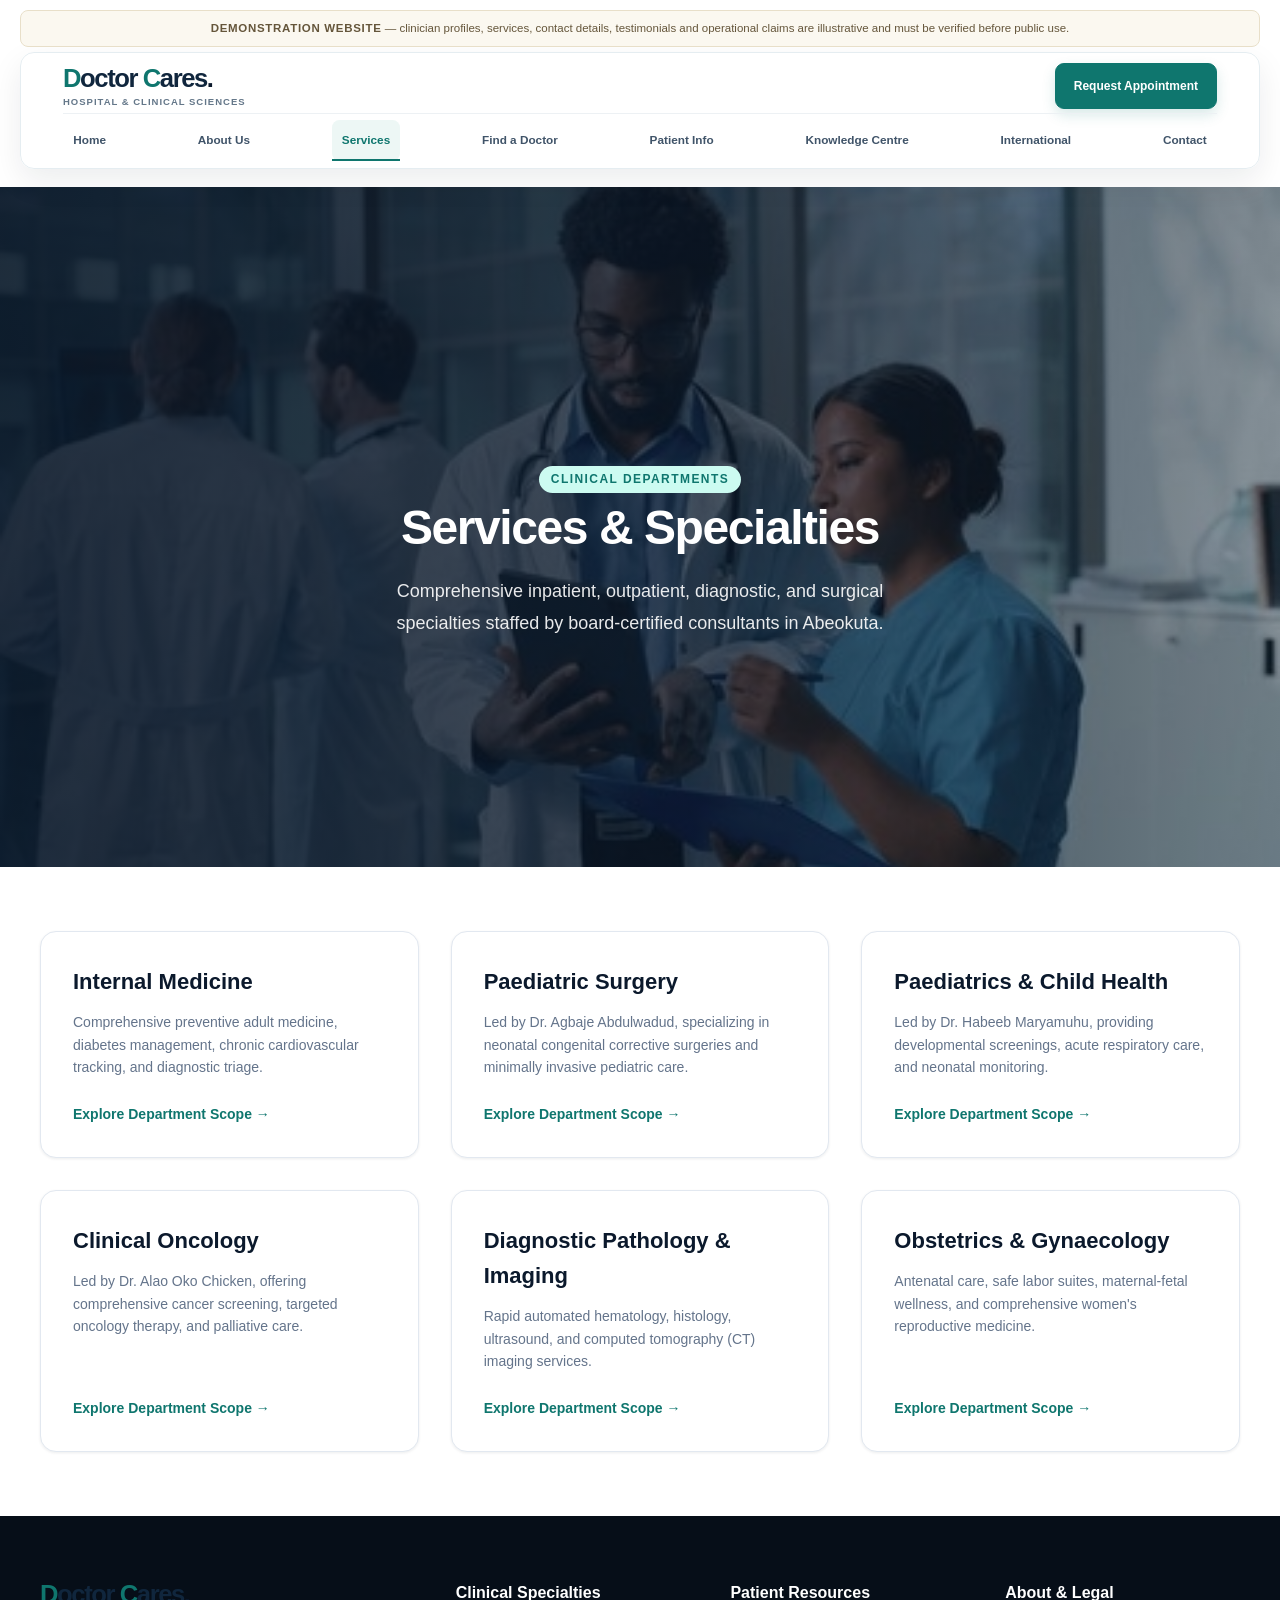
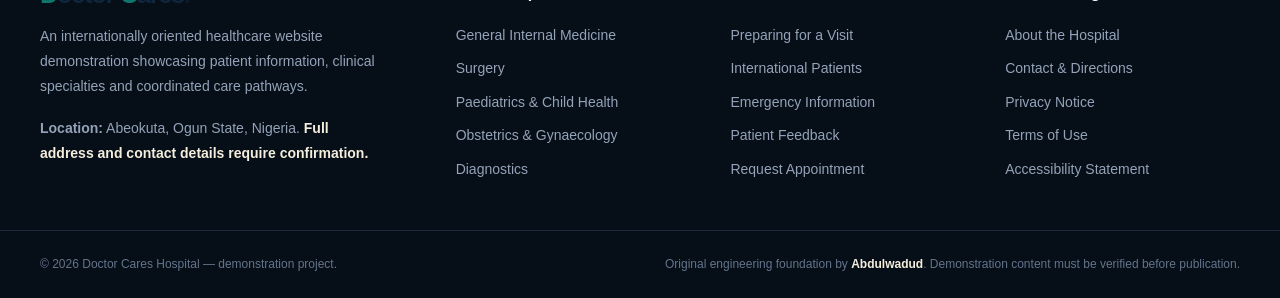
<file: services.html>
<!DOCTYPE html>

<html lang="en">
<head>
<meta charset="utf-8"/>
<meta content="width=device-width, initial-scale=1.0" name="viewport"/>
<title>Services &amp; Clinical Specialties | Doctor Cares Hospital</title>
<link href="style.css" rel="stylesheet"/>
<link rel="stylesheet" href="doctor-cares-header-refresh-v3.css">
<script defer="" src="main.js"></script>
<meta content="Services &amp; Clinical Specialties | Doctor Cares Hospital. Part of the Doctor Cares Hospital website demonstration; details require verification before public use." name="description"/><link href="data:image/svg+xml,%3Csvg xmlns='http://www.w3.org/2000/svg' viewBox='0 0 64 64'%3E%3Crect width='64' height='64' rx='14' fill='%230b192c'/%3E%3Cpath d='M27 12h10v15h15v10H37v15H27V37H12V27h15z' fill='%23ccfbf1'/%3E%3C/svg%3E" rel="icon"/></head>
<body>
<a class="skip-link" href="#main-content">Skip to main content</a><div class="demo-notice" role="note"><strong>DEMONSTRATION WEBSITE</strong> — clinician profiles, services, contact details, testimonials and operational claims are illustrative and must be verified before public use.</div>
<div id="shared-header"></div>
<div aria-hidden="true" class="nav-backdrop" id="nav-backdrop"></div>

<main id="main-content">
<section class="hero-section text-center" style="padding: 10rem 0 5rem 0;">
<div class="container">
<span class="section-tag">Clinical Departments</span>
<h1 class="hero-title">Services &amp; Specialties</h1>
<p class="hero-lead" style="margin: 0 auto;">Comprehensive inpatient, outpatient, diagnostic, and surgical specialties staffed by board-certified consultants in Abeokuta.</p>
</div>
</section>
<section class="section-padding">
<div class="container">
<div class="services-grid">
<article class="service-card">
<h3 class="service-name">Internal Medicine</h3>
<p class="service-desc">Comprehensive preventive adult medicine, diabetes management, chronic cardiovascular tracking, and diagnostic triage.</p>
<a class="service-action" href="service-template.html?dept=internal-medicine">Explore Department Scope →</a>
</article>
<article class="service-card">
<h3 class="service-name">Paediatric Surgery</h3>
<p class="service-desc">Led by Dr. Agbaje Abdulwadud, specializing in neonatal congenital corrective surgeries and minimally invasive pediatric care.</p>
<a class="service-action" href="service-template.html?dept=paediatric-surgery">Explore Department Scope →</a>
</article>
<article class="service-card">
<h3 class="service-name">Paediatrics &amp; Child Health</h3>
<p class="service-desc">Led by Dr. Habeeb Maryamuhu, providing developmental screenings, acute respiratory care, and neonatal monitoring.</p>
<a class="service-action" href="service-template.html?dept=paediatrics">Explore Department Scope →</a>
</article>
<article class="service-card">
<h3 class="service-name">Clinical Oncology</h3>
<p class="service-desc">Led by Dr. Alao Oko Chicken, offering comprehensive cancer screening, targeted oncology therapy, and palliative care.</p>
<a class="service-action" href="service-template.html?dept=oncology">Explore Department Scope →</a>
</article>
<article class="service-card">
<h3 class="service-name">Diagnostic Pathology &amp; Imaging</h3>
<p class="service-desc">Rapid automated hematology, histology, ultrasound, and computed tomography (CT) imaging services.</p>
<a class="service-action" href="service-template.html?dept=diagnostics">Explore Department Scope →</a>
</article>
<article class="service-card">
<h3 class="service-name">Obstetrics &amp; Gynaecology</h3>
<p class="service-desc">Antenatal care, safe labor suites, maternal-fetal wellness, and comprehensive women's reproductive medicine.</p>
<a class="service-action" href="service-template.html?dept=obgyn">Explore Department Scope →</a>
</article>
</div>
</div>
</section>
</main>
<footer class="site-footer" role="contentinfo">
<div class="container footer-container">
<div class="footer-col brand-col">
<a class="logo footer-logo" href="index.html#home"><span class="logo-text"><span class="logo-mark">D</span>octor <span class="logo-mark">C</span>ares<span class="brand-dot">.</span></span></a>
<p class="footer-lead">An internationally oriented healthcare website demonstration showcasing patient information, clinical specialties and coordinated care pathways.</p>
<p class="footer-lead"><strong>Location:</strong> Abeokuta, Ogun State, Nigeria. <span class="demo-inline">Full address and contact details require confirmation.</span></p>
</div>
<div class="footer-col">
<h3 class="footer-title">Clinical Specialties</h3>
<ul class="footer-links">
<li><a href="services.html">General Internal Medicine</a></li>
<li><a href="services.html">Surgery</a></li>
<li><a href="services.html">Paediatrics &amp; Child Health</a></li>
<li><a href="services.html">Obstetrics &amp; Gynaecology</a></li>
<li><a href="services.html">Diagnostics</a></li>
</ul>
</div>
<div class="footer-col">
<h3 class="footer-title">Patient Resources</h3>
<ul class="footer-links">
<li><a href="patient-info.html">Preparing for a Visit</a></li>
<li><a href="international.html">International Patients</a></li>
<li><a href="emergency.html">Emergency Information</a></li>
<li><a href="feedback.html">Patient Feedback</a></li>
<li><a href="appointment.html">Request Appointment</a></li>
</ul>
</div>
<div class="footer-col">
<h3 class="footer-title">About &amp; Legal</h3>
<ul class="footer-links">
<li><a href="about.html">About the Hospital</a></li>
<li><a href="contact.html">Contact &amp; Directions</a></li>
<li><a href="legal.html#privacy">Privacy Notice</a></li>
<li><a href="legal.html#terms">Terms of Use</a></li>
<li><a href="legal.html#accessibility">Accessibility Statement</a></li>
</ul>
</div>
</div>
<div class="footer-sub">
<div class="container footer-sub-container">
<p>© <span id="current-year">2026</span> Doctor Cares Hospital — demonstration project.</p>
<p class="credit-text">Original engineering foundation by <strong>Abdulwadud</strong>. Demonstration content must be verified before publication.</p>
</div>
</div>
</footer>
<button aria-label="Back to top" class="scroll-top-btn" id="scroll-top-btn" type="button">↑</button>
</body>
</html>
</file>
<file: style.css>
/* ==========================================================================
   DOCTOR CARES HOSPITAL — MASTER PRODUCTION STYLESHEET
   Version: 1.0.0 (2026 Release)
   Architecture: Mobile-First, WCAG 2.2 AA Compliant, Design Token System
   ========================================================================== */

:root {
  --color-midnight: #0b192c;
  --color-midnight-light: #18283f;
  --color-midnight-deep: #060e18;
  --color-teal: #0f766e;
  --color-teal-hover: #115e59;
  --color-teal-light: #ccfbf1;
  --color-teal-glow: rgba(15, 118, 110, 0.3);
  --color-champagne: #f5eedc;
  --color-champagne-light: #fdfbf7;
  --color-champagne-border: #e6dac1;

  --color-surface-white: #ffffff;
  --color-surface-light: #f8fafc;
  --color-surface-alt: #f1f5f9;
  --color-border: #e2e8f0;
  --color-border-hover: #cbd5e1;

  --color-text-charcoal: #1e293b;
  --color-text-body: #334155;
  --color-text-muted: #64748b;

  --color-error: #dc2626;
  --color-error-bg: #fef2f2;
  --color-success: #15803d;
  --color-success-bg: #f0fdf4;
  --color-focus: #0f766e;

  --font-family-sans: "Plus Jakarta Sans", -apple-system, BlinkMacSystemFont, "Segoe UI", Roboto, sans-serif;
  --font-family-serif: "Playfair Display", Georgia, serif;

  --font-size-xs: 1.2rem;
  --font-size-sm: 1.4rem;
  --font-size-base: 1.6rem;
  --font-size-md: 1.8rem;
  --font-size-lg: 2.2rem;
  --font-size-xl: 2.8rem;
  --font-size-2xl: 3.6rem;
  --font-size-3xl: 4.8rem;

  --font-weight-regular: 400;
  --font-weight-medium: 500;
  --font-weight-semibold: 600;
  --font-weight-bold: 700;
  --font-weight-extrabold: 800;

  --line-height-tight: 1.2;
  --line-height-normal: 1.6;
  --line-height-relaxed: 1.8;

  --spacing-1: 0.4rem;
  --spacing-2: 0.8rem;
  --spacing-3: 1.2rem;
  --spacing-4: 1.6rem;
  --spacing-5: 2.0rem;
  --spacing-6: 2.4rem;
  --spacing-8: 3.2rem;
  --spacing-10: 4.0rem;
  --spacing-12: 4.8rem;
  --spacing-16: 6.4rem;

  --container-max-width: 1240px;
  --header-height: 7.6rem;
  --radius-sm: 0.6rem;
  --radius-md: 1.0rem;
  --radius-lg: 1.6rem;
  --radius-full: 9999px;

  --shadow-sm: 0 1px 3px rgba(11, 25, 44, 0.08);
  --shadow-md: 0 4px 14px rgba(11, 25, 44, 0.09);
  --shadow-lg: 0 12px 30px rgba(11, 25, 44, 0.12);

  --transition-fast: 0.15s ease;
  --transition-normal: 0.25s ease;
}

*, *::before, *::after {
  box-sizing: border-box;
  margin: 0;
  padding: 0;
}

html {
  font-size: 62.5%;
  scroll-behavior: smooth;
  scroll-padding-top: 10rem;
  -webkit-text-size-adjust: 100%;
}

body {
  font-family: var(--font-family-sans);
  font-size: var(--font-size-base);
  line-height: var(--line-height-normal);
  color: var(--color-text-body);
  background-color: var(--color-surface-white);
  overflow-x: hidden;
  min-height: 100vh;
  display: flex;
  flex-direction: column;
}

img, svg {
  max-width: 100%;
  height: auto;
  display: block;
  object-fit: cover;
}

a {
  color: var(--color-teal);
  text-decoration: none;
  transition: color var(--transition-fast);
}
a:hover { color: var(--color-teal-hover); }

button, input, select, textarea { font: inherit; }

.skip-link {
  position: absolute;
  top: -100px;
  left: 2rem;
  background: var(--color-teal);
  color: #fff;
  padding: var(--spacing-3) var(--spacing-5);
  border-radius: var(--radius-sm);
  z-index: 10000;
  font-weight: var(--font-weight-bold);
  transition: top var(--transition-fast);
}
.skip-link:focus { top: 1.5rem; outline: 3px solid var(--color-midnight); }
:focus-visible { outline: 3px solid var(--color-focus); outline-offset: 2px; }

.container { max-width: var(--container-max-width); margin: 0 auto; padding: 0 var(--spacing-5); }
.section-padding { padding: var(--spacing-16) 0; }
.bg-light { background-color: var(--color-surface-light); }
.bg-midnight { background-color: var(--color-midnight); }
.text-center { text-align: center; }
.text-white { color: var(--color-surface-white) !important; }
.text-muted-light { color: #94a3b8 !important; }

.section-header { max-width: 76rem; margin: 0 auto var(--spacing-12) auto; }
.section-tag {
  display: inline-block;
  font-size: var(--font-size-xs);
  font-weight: var(--font-weight-bold);
  text-transform: uppercase;
  letter-spacing: 0.12em;
  color: var(--color-teal);
  background: var(--color-teal-light);
  padding: var(--spacing-1) var(--spacing-3);
  border-radius: var(--radius-full);
  margin-bottom: var(--spacing-2);
}
.tag-champagne { background: var(--color-champagne); color: var(--color-midnight); }
.section-heading {
  font-size: var(--font-size-2xl);
  font-weight: var(--font-weight-extrabold);
  color: var(--color-midnight);
  line-height: var(--line-height-tight);
  margin-bottom: var(--spacing-3);
}
.section-sub { font-size: var(--font-size-md); color: var(--color-text-muted); }

.btn {
  display: inline-flex;
  align-items: center;
  justify-content: center;
  gap: var(--spacing-2);
  padding: 1.2rem 2.4rem;
  font-size: var(--font-size-base);
  font-weight: var(--font-weight-semibold);
  border-radius: var(--radius-full);
  cursor: pointer;
  border: 2px solid transparent;
  transition: all var(--transition-fast);
  text-align: center;
  min-height: 4.8rem;
  min-width: 4.8rem;
}
.btn-teal { background-color: var(--color-teal); color: #fff; box-shadow: 0 4px 14px var(--color-teal-glow); }
.btn-teal:hover { background-color: var(--color-teal-hover); color: #fff; transform: translateY(-2px); }
.btn-secondary { background-color: var(--color-surface-white); color: var(--color-midnight); border-color: var(--color-border); }
.btn-secondary:hover { background-color: var(--color-surface-alt); color: var(--color-teal); border-color: var(--color-border-hover); }
.btn-outline { background-color: transparent; color: var(--color-midnight); border-color: var(--color-midnight); }
.btn-outline:hover { background-color: var(--color-midnight); color: #fff; }
.btn-outline-white { background-color: transparent; color: #fff; border-color: #fff; }
.btn-outline-white:hover { background-color: #fff; color: var(--color-midnight); }
.btn-lg { padding: 1.4rem 3.2rem; font-size: var(--font-size-md); min-height: 5.2rem; }
.btn-sm { padding: 0.8rem 1.8rem; font-size: var(--font-size-sm); min-height: 4rem; }
.btn-block { width: 100%; }
.btn-icon { width: 1.8rem; height: 1.8rem; }

/* Floating Island Capsule Header */
.header-outer-wrapper {
  position: sticky;
  top: 1.4rem;
  z-index: 1000;
  width: 100%;
  padding: 0 var(--spacing-5);
  pointer-events: none;
}

.site-header {
  pointer-events: auto;
  max-width: var(--container-max-width);
  margin: 0 auto;
  height: 6.8rem;
  background: rgba(255, 255, 255, 0.88);
  backdrop-filter: blur(18px);
  -webkit-backdrop-filter: blur(18px);
  border: 1px solid rgba(226, 232, 240, 0.85);
  border-radius: var(--radius-full);
  box-shadow: 0 10px 30px rgba(11, 25, 44, 0.07), 0 2px 6px rgba(0, 0, 0, 0.03);
  transition: all var(--transition-normal);
  display: flex;
  align-items: center;
  justify-content: space-between;
  padding: 0 1rem 0 2.2rem;
}

.site-header.header-compact {
  height: 6.2rem;
  background: rgba(255, 255, 255, 0.96);
  box-shadow: 0 14px 38px rgba(11, 25, 44, 0.12);
  transform: translateY(-0.4rem);
}

.brand-group {
  display: flex;
  align-items: center;
  gap: 1.2rem;
  text-decoration: none;
}

.brand-emblem {
  width: 3.6rem;
  height: 3.6rem;
  border-radius: 50%;
  background: linear-gradient(135deg, var(--color-teal), var(--color-midnight));
  color: #ffffff;
  display: flex;
  align-items: center;
  justify-content: center;
  font-size: 1.8rem;
  font-weight: var(--font-weight-extrabold);
  box-shadow: 0 4px 10px var(--color-teal-glow);
}

.logo-text-block {
  display: flex;
  flex-direction: column;
  line-height: 1.1;
}

.logo-text {
  font-size: 1.9rem;
  font-weight: var(--font-weight-extrabold);
  color: var(--color-midnight);
  letter-spacing: -0.02em;
}
.logo-text span { color: var(--color-teal); }
.logo-location-tag {
  font-size: 1rem;
  font-weight: var(--font-weight-semibold);
  letter-spacing: 0.06em;
  text-transform: uppercase;
  color: var(--color-text-muted);
}

.nav-pill-rail {
  display: flex;
  align-items: center;
  gap: 0.3rem;
  list-style: none;
  background: rgba(241, 245, 249, 0.7);
  padding: 0.4rem;
  border-radius: var(--radius-full);
  border: 1px solid rgba(226, 232, 240, 0.6);
}

.nav-pill-link {
  font-size: 1.35rem;
  font-weight: var(--font-weight-semibold);
  color: var(--color-text-body);
  padding: 0.7rem 1.4rem;
  border-radius: var(--radius-full);
  transition: all var(--transition-fast);
  display: inline-block;
  white-space: nowrap;
}
.nav-pill-link:hover { color: var(--color-teal); background: #ffffff; box-shadow: 0 2px 8px rgba(11, 25, 44, 0.05); }
.nav-pill-link.active-link { color: var(--color-teal); background: #ffffff; box-shadow: 0 2px 10px rgba(15, 118, 110, 0.14); }

.header-action-group {
  display: flex;
  align-items: center;
  gap: 1rem;
}

.header-phone-chip {
  display: inline-flex;
  align-items: center;
  gap: 0.8rem;
  background: #ffffff;
  border: 1px solid var(--color-border);
  padding: 0.7rem 1.4rem;
  border-radius: var(--radius-full);
  font-size: 1.25rem;
  font-weight: var(--font-weight-bold);
  color: var(--color-midnight);
  transition: all var(--transition-fast);
}
.header-phone-chip:hover { border-color: var(--color-teal); color: var(--color-teal); transform: translateY(-1px); }

.status-pulse-dot {
  width: 0.8rem;
  height: 0.8rem;
  background-color: #22c55e;
  border-radius: 50%;
  box-shadow: 0 0 0 0 rgba(34, 197, 94, 0.7);
  animation: pulseGreen 2s infinite;
}
@keyframes pulseGreen {
  0% { transform: scale(0.95); box-shadow: 0 0 0 0 rgba(34, 197, 94, 0.7); }
  70% { transform: scale(1); box-shadow: 0 0 0 6px rgba(34, 197, 94, 0); }
  100% { transform: scale(0.95); box-shadow: 0 0 0 0 rgba(34, 197, 94, 0); }
}

.menu-toggle {
  display: none; background: none; border: none; cursor: pointer; padding: var(--spacing-2);
  width: 4.4rem; height: 4.4rem; flex-direction: column; justify-content: center; align-items: center; gap: 5px; border-radius: var(--radius-sm);
}
.menu-toggle .bar { display: block; width: 2.4rem; height: 2px; background-color: var(--color-midnight); border-radius: 2px; transition: all var(--transition-fast); }
.menu-toggle.is-open .bar:nth-child(1) { transform: translateY(7px) rotate(45deg); }
.menu-toggle.is-open .bar:nth-child(2) { opacity: 0; }
.menu-toggle.is-open .bar:nth-child(3) { transform: translateY(-7px) rotate(-45deg); }
.nav-backdrop { display: none; }

/* Grid Primitives */
.hero-section { padding: calc(var(--spacing-12) + 2rem) 0 var(--spacing-16) 0; background: linear-gradient(180deg, #f0f7f7 0%, #ffffff 100%); }
.hero-container { display: grid; grid-template-columns: 1.15fr 0.85fr; align-items: center; gap: var(--spacing-10); }
.quick-access-grid { display: grid; grid-template-columns: repeat(6, 1fr); gap: var(--spacing-4); }
.services-grid { display: grid; grid-template-columns: repeat(3, 1fr); gap: var(--spacing-8); }
.doctors-grid { display: grid; grid-template-columns: repeat(3, 1fr); gap: var(--spacing-8); }
.pillars-grid { display: grid; grid-template-columns: repeat(4, 1fr); gap: var(--spacing-6); }
.facilities-layout { display: grid; grid-template-columns: 1.1fr 0.9fr; align-items: center; gap: var(--spacing-12); }
.intl-pathway-grid { display: grid; grid-template-columns: repeat(4, 1fr); gap: var(--spacing-6); margin-bottom: var(--spacing-10); }
.knowledge-grid { display: grid; grid-template-columns: repeat(3, 1fr); gap: var(--spacing-8); }
.testimonials-grid { display: grid; grid-template-columns: repeat(3, 1fr); gap: var(--spacing-8); }
.contact-layout { display: grid; grid-template-columns: 0.95fr 1.05fr; gap: var(--spacing-10); }
.footer-container { display: grid; grid-template-columns: 1.6fr 1fr 1fr 1fr; gap: var(--spacing-10); padding-bottom: var(--spacing-12); }

/* Card & Content Components */
.doctor-card, .service-card, .article-card, .testimonial-card, .qa-card, .pathway-step, .pillar-card {
  background-color: var(--color-surface-white);
  border: 1px solid var(--color-border);
  border-radius: var(--radius-lg);
  padding: var(--spacing-6);
  box-shadow: var(--shadow-sm);
  display: flex;
  flex-direction: column;
}
.pillar-card { background: var(--color-midnight-light); border-color: rgba(255,255,255,0.08); color: #fff; }
.pillar-number { font-size: 2.4rem; font-weight: 800; color: var(--color-champagne); margin-bottom: 1rem; }
.step-badge { display: inline-block; background-color: var(--color-teal); color: #fff; font-size: 1.2rem; font-weight: 700; padding: 0.2rem 1rem; border-radius: var(--radius-full); margin-bottom: 1rem; }

.contact-card { background: var(--color-surface-light); border: 1px solid var(--color-border); border-radius: var(--radius-md); padding: var(--spacing-6); margin-bottom: 1.5rem; }
.contact-form-panel { background: var(--color-surface-white); border: 1px solid var(--color-border); border-radius: var(--radius-lg); padding: var(--spacing-8); box-shadow: var(--shadow-sm); }
.styled-form { display: flex; flex-direction: column; gap: var(--spacing-4); }
.form-row { display: grid; grid-template-columns: 1fr 1fr; gap: var(--spacing-4); }
.form-group { display: flex; flex-direction: column; gap: 0.6rem; }
.form-label { font-size: 1.4rem; font-weight: 600; color: var(--color-midnight); }
.form-control { width: 100%; padding: 1.1rem 1.4rem; font-size: 1.6rem; color: var(--color-text-charcoal); background-color: #ffffff; border: 1.5px solid var(--color-border); border-radius: var(--radius-md); }
.form-control:focus { border-color: var(--color-teal); outline: none; }

/* Modal & Accordion */
.modal-overlay { position: fixed; inset: 0; background: rgba(6,14,24,0.7); backdrop-filter: blur(4px); z-index: 10000; display: flex; align-items: center; justify-content: center; padding: 2rem; }
.modal-overlay[hidden] { display: none; }
.modal-dialog { background: #fff; border-radius: 1.6rem; width: 100%; max-width: 64rem; max-height: 90vh; overflow-y: auto; padding: 3rem; }
.modal-header { display: flex; justify-content: space-between; align-items: center; margin-bottom: 2rem; }
.modal-close-btn { background: none; border: none; font-size: 2.4rem; cursor: pointer; }
.faq-accordion-container { max-width: 80rem; margin: 0 auto; display: flex; flex-direction: column; gap: 1.2rem; }
.faq-item { border: 1px solid var(--color-border); border-radius: var(--radius-md); overflow: hidden; background: #fff; }
.faq-trigger { width: 100%; padding: 1.6rem 2rem; background: none; border: none; display: flex; align-items: center; justify-content: space-between; font-size: 1.6rem; font-weight: 700; color: var(--color-midnight); cursor: pointer; text-align: left; }
.faq-content { padding: 0 2rem 1.6rem 2rem; font-size: 1.4rem; color: var(--color-text-body); line-height: 1.6; }

/* Responsive Adjustments */
@media (max-width: 1100px) {
  .header-phone-chip { display: none; }
  .quick-access-grid { grid-template-columns: repeat(3, 1fr); }
  .pillars-grid, .intl-pathway-grid { grid-template-columns: repeat(2, 1fr); }
  .footer-container { grid-template-columns: 1fr 1fr; }
}

@media (max-width: 900px) {
  .hero-container, .facilities-layout, .contact-layout { grid-template-columns: 1fr; }
  .services-grid, .doctors-grid, .knowledge-grid, .testimonials-grid { grid-template-columns: 1fr; max-width: 48rem; margin: 0 auto; }
}

@media (max-width: 768px) {
  html { font-size: 56.25%; }
  .header-outer-wrapper { top: 0.8rem; padding: 0 1rem; }
  .site-header { height: 6rem; padding: 0 1rem 0 1.6rem; }
  .logo-location-tag, .nav-pill-rail, .nav-cta-btn { display: none; }
  .menu-toggle { display: flex; }
  .quick-access-grid, .pillars-grid, .intl-pathway-grid, .footer-container, .form-row { grid-template-columns: 1fr; }
}

/* ===== Shared styles migrated from the 16-section homepage ===== */

    :root {
      --color-midnight: #0b192c;
      --color-midnight-light: #18283f;
      --color-midnight-deep: #060e18;
      --color-teal: #0f766e;
      --color-teal-hover: #115e59;
      --color-teal-light: #ccfbf1;
      --color-teal-glow: rgba(15, 118, 110, 0.22);
      --color-champagne: #f5eedc;
      --color-champagne-light: #fdfbf7;
      --color-champagne-border: #e6dac1;
      --color-surface-white: #ffffff;
      --color-surface-light: #f8fafc;
      --color-surface-alt: #f1f5f9;
      --color-border: #e2e8f0;
      --color-border-hover: #cbd5e1;
      --color-text-charcoal: #1e293b;
      --color-text-body: #334155;
      --color-text-muted: #64748b;
      --color-error: #dc2626;
      --color-error-bg: #fef2f2;
      --color-success: #15803d;
      --color-success-bg: #f0fdf4;
      --color-focus: #0f766e;

      --font-family-sans: "Plus Jakarta Sans", sans-serif;
      --font-family-serif: "Playfair Display", Georgia, serif;

      --font-size-xs: 1.2rem;
      --font-size-sm: 1.4rem;
      --font-size-base: 1.6rem;
      --font-size-md: 1.8rem;
      --font-size-lg: 2.2rem;
      --font-size-xl: 2.8rem;
      --font-size-2xl: 3.6rem;
      --font-size-3xl: 4.8rem;

      --font-weight-regular: 400;
      --font-weight-medium: 500;
      --font-weight-semibold: 600;
      --font-weight-bold: 700;
      --font-weight-extrabold: 800;

      --line-height-tight: 1.2;
      --line-height-normal: 1.6;
      --line-height-relaxed: 1.8;

      --spacing-1: 0.4rem;
      --spacing-2: 0.8rem;
      --spacing-3: 1.2rem;
      --spacing-4: 1.6rem;
      --spacing-5: 2.0rem;
      --spacing-6: 2.4rem;
      --spacing-8: 3.2rem;
      --spacing-10: 4.0rem;
      --spacing-12: 4.8rem;
      --spacing-16: 6.4rem;

      --container-max-width: 1240px;
      --header-height: 7.6rem;
      --info-bar-height: 4.0rem;
      --radius-sm: 0.6rem;
      --radius-md: 1.0rem;
      --radius-lg: 1.6rem;
      --radius-full: 9999px;

      --shadow-sm: 0 1px 3px rgba(11, 25, 44, 0.08);
      --shadow-md: 0 4px 14px rgba(11, 25, 44, 0.09);
      --shadow-lg: 0 12px 30px rgba(11, 25, 44, 0.12);
      --transition-fast: 0.15s ease;
      --transition-normal: 0.25s ease;
    }

    *, *::before, *::after {
      box-sizing: border-box;
      margin: 0;
      padding: 0;
    }

    html {
      font-size: 62.5%;
      scroll-behavior: smooth;
      scroll-padding-top: calc(var(--header-height) + 2rem);
      -webkit-text-size-adjust: 100%;
    }

    body {
      font-family: var(--font-family-sans);
      font-size: var(--font-size-base);
      line-height: var(--line-height-normal);
      color: var(--color-text-body);
      background-color: var(--color-surface-white);
      overflow-x: hidden;
      min-height: 100vh;
      display: flex;
      flex-direction: column;
    }

    img, svg {
      max-width: 100%;
      height: auto;
      display: block;
      object-fit: cover;
    }

    a {
      color: var(--color-teal);
      text-decoration: none;
      transition: color var(--transition-fast);
    }
    a:hover { color: var(--color-teal-hover); }

    button, input, select, textarea { font: inherit; }

    .skip-link {
      position: absolute;
      top: -100px;
      left: 2rem;
      background: var(--color-teal);
      color: #fff;
      padding: var(--spacing-3) var(--spacing-5);
      border-radius: var(--radius-sm);
      z-index: 1000;
      font-weight: var(--font-weight-bold);
      transition: top var(--transition-fast);
    }
    .skip-link:focus { top: 1.5rem; outline: 3px solid var(--color-midnight); }
    :focus-visible { outline: 3px solid var(--color-focus); outline-offset: 2px; }

    .container { max-width: var(--container-max-width); margin: 0 auto; padding: 0 var(--spacing-5); }
    .section-padding { padding: var(--spacing-16) 0; }
    .bg-light { background-color: var(--color-surface-light); }
    .bg-midnight { background-color: var(--color-midnight); }
    .text-center { text-align: center; }
    .text-white { color: var(--color-surface-white) !important; }
    .text-muted-light { color: #94a3b8 !important; }

    .section-header { max-width: 76rem; margin: 0 auto var(--spacing-12) auto; }
    .section-tag {
      display: inline-block;
      font-size: var(--font-size-xs);
      font-weight: var(--font-weight-bold);
      text-transform: uppercase;
      letter-spacing: 0.12em;
      color: var(--color-teal);
      background: var(--color-teal-light);
      padding: var(--spacing-1) var(--spacing-3);
      border-radius: var(--radius-full);
      margin-bottom: var(--spacing-2);
    }
    .tag-champagne { background: var(--color-champagne); color: var(--color-midnight); }
    .section-heading {
      font-size: var(--font-size-2xl);
      font-weight: var(--font-weight-extrabold);
      color: var(--color-midnight);
      line-height: var(--line-height-tight);
      margin-bottom: var(--spacing-3);
    }
    .section-sub { font-size: var(--font-size-md); color: var(--color-text-muted); }

    .btn {
      display: inline-flex;
      align-items: center;
      justify-content: center;
      gap: var(--spacing-2);
      padding: 1.2rem 2.6rem;
      font-size: var(--font-size-base);
      font-weight: var(--font-weight-semibold);
      border-radius: var(--radius-md);
      cursor: pointer;
      border: 2px solid transparent;
      transition: all var(--transition-fast);
      text-align: center;
      min-height: 4.8rem;
    }
    .btn-teal { background-color: var(--color-teal); color: #fff; box-shadow: 0 4px 14px var(--color-teal-glow); }
    .btn-teal:hover { background-color: var(--color-teal-hover); color: #fff; transform: translateY(-2px); }
    .btn-secondary { background-color: var(--color-surface-white); color: var(--color-midnight); border-color: var(--color-border); }
    .btn-secondary:hover { background-color: var(--color-surface-alt); color: var(--color-teal); border-color: var(--color-border-hover); }
    .btn-outline { background-color: transparent; color: var(--color-midnight); border-color: var(--color-midnight); }
    .btn-outline:hover { background-color: var(--color-midnight); color: #fff; }
    .btn-outline-white { background-color: transparent; color: #fff; border-color: #fff; }
    .btn-outline-white:hover { background-color: #fff; color: var(--color-midnight); }
    .btn-lg { padding: 1.4rem 3.2rem; font-size: var(--font-size-md); min-height: 5.2rem; }
    .btn-sm { padding: 0.8rem 1.8rem; font-size: var(--font-size-sm); min-height: 3.8rem; }
    .btn-block { width: 100%; }
    .btn-icon { width: 1.8rem; height: 1.8rem; }

    .info-bar { background-color: var(--color-midnight); color: #e2e8f0; font-size: var(--font-size-xs); border-bottom: 1px solid rgba(255, 255, 255, 0.08); }
    .info-bar-container { display: flex; align-items: center; justify-content: space-between; min-height: var(--info-bar-height); flex-wrap: wrap; gap: var(--spacing-2); padding: var(--spacing-1) 0; }
    .info-bar-left, .info-bar-right { display: flex; align-items: center; gap: var(--spacing-5); flex-wrap: wrap; }
    .info-item { display: inline-flex; align-items: center; gap: var(--spacing-2); }
    .info-icon { width: 1.5rem; height: 1.5rem; color: var(--color-teal-light); }
    .emergency-badge strong { color: #fca5a5; }
    .lang-selector { display: flex; align-items: center; gap: var(--spacing-2); }
    .lang-label { color: #94a3b8; }
    .lang-active { color: #ffffff; font-weight: var(--font-weight-bold); }
    .lang-pipe { color: #475569; }
    .lang-btn { background: none; border: none; color: #94a3b8; cursor: pointer; padding: 0.2rem 0.4rem; border-radius: var(--radius-sm); transition: color var(--transition-fast); }
    .lang-btn:hover { color: #ffffff; }

    .site-header {
      position: sticky;
      top: 0;
      width: 100%;
      height: var(--header-height);
      background-color: rgba(255, 255, 255, 0.96);
      backdrop-filter: blur(8px);
      border-bottom: 1px solid var(--color-border);
      z-index: 100;
      transition: height var(--transition-normal), box-shadow var(--transition-normal);
    }
    .site-header.header-compact { height: 6.4rem; box-shadow: var(--shadow-sm); }
    .header-container { display: flex; align-items: center; justify-content: space-between; height: 100%; }
    .logo { display: flex; flex-direction: column; color: var(--color-midnight); line-height: 1.1; letter-spacing: -0.02em; }
    .logo-text { font-size: 2.2rem; font-weight: var(--font-weight-extrabold); }
    .logo .logo-mark { color: var(--color-teal); }
    .logo .brand-dot { color: var(--color-midnight); }
    .logo-subtext { font-size: 1.0rem; font-weight: var(--font-weight-medium); letter-spacing: 0.08em; text-transform: uppercase; color: var(--color-text-muted); }
    .nav-list { display: flex; align-items: center; list-style: none; gap: var(--spacing-6); }
    .nav-link { font-size: var(--font-size-base); font-weight: var(--font-weight-semibold); color: var(--color-text-body); padding: var(--spacing-2) 0; position: relative; }
    .nav-link::after { content: ""; position: absolute; bottom: 0; left: 0; width: 0; height: 2px; background-color: var(--color-teal); transition: width var(--transition-fast); }
    .nav-link:hover, .nav-link.active-link { color: var(--color-teal); }
    .nav-link:hover::after, .nav-link.active-link::after { width: 100%; }
    .header-actions { display: flex; align-items: center; gap: var(--spacing-4); }

    .menu-toggle {
      display: none; background: none; border: none; cursor: pointer; padding: var(--spacing-2);
      width: 4.4rem; height: 4.4rem; flex-direction: column; justify-content: center; align-items: center; gap: 5px; border-radius: var(--radius-sm);
    }
    .menu-toggle .bar { display: block; width: 2.4rem; height: 2px; background-color: var(--color-midnight); border-radius: 2px; transition: all var(--transition-fast); }
    .menu-toggle.is-open .bar:nth-child(1) { transform: translateY(7px) rotate(45deg); }
    .menu-toggle.is-open .bar:nth-child(2) { opacity: 0; }
    .menu-toggle.is-open .bar:nth-child(3) { transform: translateY(-7px) rotate(-45deg); }
    .nav-backdrop { display: none; }

    .hero-section { padding: var(--spacing-12) 0 var(--spacing-16) 0; background: linear-gradient(180deg, #f0f7f7 0%, #ffffff 100%); }
    .hero-container { display: grid; grid-template-columns: 1.15fr 0.85fr; align-items: center; gap: var(--spacing-10); }
    .hero-eyebrow { display: inline-flex; align-items: center; gap: var(--spacing-2); font-size: var(--font-size-xs); font-weight: var(--font-weight-bold); text-transform: uppercase; letter-spacing: 0.1em; color: var(--color-teal); background-color: var(--color-teal-light); padding: var(--spacing-1) var(--spacing-4); border-radius: var(--radius-full); margin-bottom: var(--spacing-4); }
    .eyebrow-dot { width: 6px; height: 6px; border-radius: var(--radius-full); background-color: var(--color-teal); }
    .hero-title { font-size: var(--font-size-3xl); font-weight: var(--font-weight-extrabold); line-height: 1.12; color: var(--color-midnight); margin-bottom: var(--spacing-5); letter-spacing: -0.03em; }
    .hero-accent { color: var(--color-teal); }
    .hero-lead { font-size: var(--font-size-md); line-height: var(--line-height-relaxed); color: var(--color-text-body); margin-bottom: var(--spacing-8); max-width: 54rem; }
    .hero-cta-group { display: flex; flex-wrap: wrap; gap: var(--spacing-4); margin-bottom: var(--spacing-10); }
    .hero-trust-bar { display: grid; grid-template-columns: repeat(3, 1fr); gap: var(--spacing-4); padding-top: var(--spacing-6); border-top: 1px solid var(--color-border); }
    .trust-pill { display: flex; align-items: flex-start; gap: var(--spacing-2); }
    .trust-icon { color: var(--color-teal); font-size: 2rem; line-height: 1; }
    .trust-pill strong { display: block; font-size: var(--font-size-sm); color: var(--color-midnight); }
    .trust-pill span { font-size: var(--font-size-xs); color: var(--color-text-muted); }
    .hero-media-wrapper { position: relative; }
    .hero-photo { width: 100%; border-radius: var(--radius-lg); box-shadow: var(--shadow-lg); background-color: var(--color-surface-alt); }
    .hero-floating-card { position: absolute; bottom: -2rem; left: -2rem; background-color: var(--color-surface-white); border: 1px solid var(--color-border); padding: var(--spacing-4) var(--spacing-5); border-radius: var(--radius-md); box-shadow: var(--shadow-md); display: flex; align-items: center; gap: var(--spacing-3); }
    .card-icon-box { width: 4rem; height: 4rem; border-radius: var(--radius-full); background-color: var(--color-teal-light); color: var(--color-teal); display: flex; align-items: center; justify-content: center; }
    .stat-num { display: block; font-weight: var(--font-weight-extrabold); color: var(--color-midnight); font-size: var(--font-size-base); }
    .stat-label { font-size: var(--font-size-xs); color: var(--color-text-muted); }

    .quick-access-section { margin-top: -4rem; position: relative; z-index: 10; }
    .quick-access-grid { display: grid; grid-template-columns: repeat(6, 1fr); gap: var(--spacing-4); }
    .qa-card { background-color: var(--color-surface-white); border: 1px solid var(--color-border); border-radius: var(--radius-md); padding: var(--spacing-5); box-shadow: var(--shadow-sm); display: flex; flex-direction: column; transition: all var(--transition-fast); text-align: left; }
    .qa-card:hover { transform: translateY(-4px); box-shadow: var(--shadow-md); border-color: var(--color-teal); }
    .qa-card-btn { border: 1px solid var(--color-border); cursor: pointer; width: 100%; }
    .qa-icon { width: 4.4rem; height: 4.4rem; border-radius: var(--radius-md); background-color: var(--color-surface-light); color: var(--color-teal); display: flex; align-items: center; justify-content: center; margin-bottom: var(--spacing-3); font-size: 2rem; }
    .qa-icon svg { width: 2.4rem; height: 2.4rem; stroke-width: 2.2; display: block; }
    .qa-title { font-size: var(--font-size-base); font-weight: var(--font-weight-bold); color: var(--color-midnight); margin-bottom: var(--spacing-2); }
    .qa-desc { font-size: var(--font-size-xs); color: var(--color-text-muted); line-height: var(--line-height-normal); margin-bottom: var(--spacing-4); flex-grow: 1; }
    .qa-link { font-size: var(--font-size-xs); font-weight: var(--font-weight-bold); color: var(--color-teal); }

    .intro-container { display: grid; grid-template-columns: 1fr 1fr; align-items: center; gap: var(--spacing-12); }
    .intro-media { position: relative; }
    .intro-image { border-radius: var(--radius-lg); box-shadow: var(--shadow-md); width: 100%; }
    .experience-badge { position: absolute; bottom: 2rem; right: 2rem; background-color: var(--color-midnight); color: #ffffff; padding: var(--spacing-4) var(--spacing-6); border-radius: var(--radius-md); box-shadow: var(--shadow-md); }
    .exp-title { display: block; font-weight: var(--font-weight-bold); font-size: var(--font-size-base); }
    .exp-sub { font-size: var(--font-size-xs); color: #94a3b8; }
    .values-stack { margin-top: var(--spacing-8); display: flex; flex-direction: column; gap: var(--spacing-5); }
    .value-item { display: flex; align-items: flex-start; gap: var(--spacing-4); }
    .value-icon { width: 2.8rem; height: 2.8rem; border-radius: var(--radius-full); background-color: var(--color-teal-light); color: var(--color-teal); display: flex; align-items: center; justify-content: center; font-weight: var(--font-weight-bold); flex-shrink: 0; }
    .value-title { font-size: var(--font-size-base); font-weight: var(--font-weight-bold); color: var(--color-midnight); margin-bottom: 0.2rem; }
    .value-text p { font-size: var(--font-size-sm); color: var(--color-text-body); }

    .services-grid { display: grid; grid-template-columns: repeat(3, 1fr); gap: var(--spacing-8); }
    .service-card { background-color: var(--color-surface-white); border: 1px solid var(--color-border); border-radius: var(--radius-lg); padding: var(--spacing-8); box-shadow: var(--shadow-sm); transition: all var(--transition-fast); display: flex; flex-direction: column; }
    .service-card:hover { transform: translateY(-4px); box-shadow: var(--shadow-md); }
    .service-icon-wrap { width: 4.8rem; height: 4.8rem; border-radius: var(--radius-md); background-color: var(--color-teal-light); color: var(--color-teal); display: flex; align-items: center; justify-content: center; margin-bottom: var(--spacing-5); }
    .service-icon-wrap svg { width: 2.4rem; height: 2.4rem; }
    .service-name { font-size: var(--font-size-lg); font-weight: var(--font-weight-bold); color: var(--color-midnight); margin-bottom: var(--spacing-3); }
    .service-desc { font-size: var(--font-size-sm); color: var(--color-text-muted); line-height: var(--line-height-normal); margin-bottom: var(--spacing-6); flex-grow: 1; }
    .service-action { font-size: var(--font-size-sm); font-weight: var(--font-weight-bold); color: var(--color-teal); }
    .section-footer-cta { margin-top: var(--spacing-12); display: flex; flex-direction: column; align-items: center; gap: var(--spacing-3); }

    .doctors-grid { display: grid; grid-template-columns: repeat(3, 1fr); gap: var(--spacing-8); }
    .doctor-card { background-color: var(--color-surface-white); border: 1px solid var(--color-border); border-radius: var(--radius-lg); overflow: hidden; box-shadow: var(--shadow-sm); display: flex; flex-direction: column; transition: all var(--transition-fast); }
    .doctor-card:hover { transform: translateY(-6px); box-shadow: var(--shadow-lg); }
    .doctor-media { height: 30rem; background-color: var(--color-surface-alt); overflow: hidden; }
    .doctor-media img { width: 100%; height: 100%; object-fit: cover; transition: transform var(--transition-normal); }
    .doctor-card:hover .doctor-media img { transform: scale(1.03); }
    .doctor-body { padding: var(--spacing-6); display: flex; flex-direction: column; flex-grow: 1; }
    .doctor-dept { font-size: var(--font-size-xs); font-weight: var(--font-weight-bold); text-transform: uppercase; color: var(--color-teal); letter-spacing: 0.08em; margin-bottom: var(--spacing-1); }
    .doctor-name { font-size: var(--font-size-lg); font-weight: var(--font-weight-bold); color: var(--color-midnight); margin-bottom: 0.2rem; }
    .doctor-title { font-size: var(--font-size-xs); color: var(--color-text-muted); font-weight: var(--font-weight-medium); margin-bottom: var(--spacing-3); }
    .doctor-bio { font-size: var(--font-size-sm); color: var(--color-text-body); line-height: var(--line-height-normal); margin-bottom: var(--spacing-6); flex-grow: 1; }
    .doctor-card-actions { margin-top: auto; }

    .pillars-grid { display: grid; grid-template-columns: repeat(4, 1fr); gap: var(--spacing-6); }
    .pillar-card { background-color: var(--color-midnight-light); border: 1px solid rgba(255, 255, 255, 0.08); border-radius: var(--radius-md); padding: var(--spacing-8) var(--spacing-6); transition: transform var(--transition-fast); }
    .pillar-card:hover { transform: translateY(-4px); }
    .pillar-number { font-size: var(--font-size-2xl); font-weight: var(--font-weight-extrabold); color: var(--color-champagne); line-height: 1; margin-bottom: var(--spacing-4); }
    .pillar-title { font-size: var(--font-size-md); font-weight: var(--font-weight-bold); color: #ffffff; margin-bottom: var(--spacing-3); }
    .pillar-text { font-size: var(--font-size-sm); color: #cbd5e1; line-height: var(--line-height-relaxed); }

    .facilities-layout { display: grid; grid-template-columns: 1.1fr 0.9fr; align-items: center; gap: var(--spacing-12); }
    .facilities-list { list-style: none; margin-top: var(--spacing-6); display: flex; flex-direction: column; gap: var(--spacing-4); }
    .facilities-list li { font-size: var(--font-size-base); color: var(--color-text-body); padding-left: var(--spacing-6); position: relative; }
    .facilities-list li::before { content: "•"; position: absolute; left: 0; color: var(--color-teal); font-size: 2.4rem; line-height: 1; }
    .facility-photo { border-radius: var(--radius-lg); box-shadow: var(--shadow-md); width: 100%; }

    .intl-pathway-grid { display: grid; grid-template-columns: repeat(4, 1fr); gap: var(--spacing-6); margin-bottom: var(--spacing-10); }
    .pathway-step { background-color: var(--color-surface-white); border: 1px solid var(--color-border); border-radius: var(--radius-md); padding: var(--spacing-6); position: relative; box-shadow: var(--shadow-sm); }
    .step-badge { display: inline-block; background-color: var(--color-teal); color: #ffffff; font-size: var(--font-size-xs); font-weight: var(--font-weight-bold); padding: 0.2rem 1.0rem; border-radius: var(--radius-full); margin-bottom: var(--spacing-3); }
    .step-title { font-size: var(--font-size-base); font-weight: var(--font-weight-bold); color: var(--color-midnight); margin-bottom: var(--spacing-2); }
    .step-desc { font-size: var(--font-size-sm); color: var(--color-text-muted); line-height: var(--line-height-normal); }

    .faq-accordion-container { max-width: 80rem; margin: 0 auto; display: flex; flex-direction: column; gap: var(--spacing-3); }
    .faq-item { border: 1px solid var(--color-border); border-radius: var(--radius-md); overflow: hidden; background-color: var(--color-surface-white); }
    .faq-trigger { width: 100%; padding: var(--spacing-5) var(--spacing-6); background: none; border: none; display: flex; align-items: center; justify-content: space-between; font-size: var(--font-size-base); font-weight: var(--font-weight-bold); color: var(--color-midnight); cursor: pointer; text-align: left; }
    .faq-icon { font-size: 2.2rem; line-height: 1; color: var(--color-teal); transition: transform var(--transition-fast); }
    .faq-trigger[aria-expanded="true"] .faq-icon { transform: rotate(45deg); }
    .faq-content { padding: 0 var(--spacing-6) var(--spacing-5) var(--spacing-6); font-size: var(--font-size-sm); color: var(--color-text-body); line-height: var(--line-height-relaxed); }

    .knowledge-grid { display: grid; grid-template-columns: repeat(3, 1fr); gap: var(--spacing-8); }
    .article-card { background-color: var(--color-surface-white); border: 1px solid var(--color-border); border-radius: var(--radius-lg); overflow: hidden; box-shadow: var(--shadow-sm); display: flex; flex-direction: column; transition: transform var(--transition-fast); }
    .article-card:hover { transform: translateY(-4px); }
    .article-media { position: relative; height: 22rem; background-color: var(--color-surface-alt); }
    .article-media img { width: 100%; height: 100%; object-fit: cover; }
    .article-tag { position: absolute; top: var(--spacing-3); left: var(--spacing-3); background-color: rgba(11, 25, 44, 0.85); color: #ffffff; font-size: var(--font-size-xs); font-weight: var(--font-weight-semibold); padding: 0.3rem 0.8rem; border-radius: var(--radius-sm); }
    .article-body { padding: var(--spacing-6); display: flex; flex-direction: column; flex-grow: 1; }
    .article-date { font-size: var(--font-size-xs); color: var(--color-text-muted); margin-bottom: var(--spacing-2); }
    .article-title { font-size: var(--font-size-md); font-weight: var(--font-weight-bold); color: var(--color-midnight); line-height: var(--line-height-tight); margin-bottom: var(--spacing-3); }
    .article-excerpt { font-size: var(--font-size-sm); color: var(--color-text-body); line-height: var(--line-height-normal); margin-bottom: var(--spacing-5); flex-grow: 1; }
    .article-link { font-size: var(--font-size-sm); font-weight: var(--font-weight-bold); color: var(--color-teal); }

    .testimonials-grid { display: grid; grid-template-columns: repeat(3, 1fr); gap: var(--spacing-8); }
    .testimonial-card { background-color: var(--color-surface-white); border: 1px solid var(--color-border); border-radius: var(--radius-lg); padding: var(--spacing-8); box-shadow: var(--shadow-sm); display: flex; flex-direction: column; }
    .testimonial-rating { color: #f59e0b; font-size: 1.6rem; margin-bottom: var(--spacing-3); }
    .testimonial-quote { font-size: var(--font-size-base); line-height: var(--line-height-relaxed); color: var(--color-text-body); font-style: italic; margin-bottom: var(--spacing-6); flex-grow: 1; }
    .testimonial-author { display: flex; align-items: center; gap: var(--spacing-3); padding-top: var(--spacing-4); border-top: 1px solid var(--color-border); }
    .author-avatar-fallback { width: 4.8rem; height: 4.8rem; border-radius: var(--radius-full); background-color: var(--color-teal-light); color: var(--color-teal); font-weight: var(--font-weight-bold); display: flex; align-items: center; justify-content: center; }
    .author-name { display: block; font-size: var(--font-size-base); font-weight: var(--font-weight-bold); font-style: normal; color: var(--color-midnight); }
    .author-meta { font-size: var(--font-size-xs); color: var(--color-text-muted); }

    .appointment-cta-section { padding: var(--spacing-12) 0; }
    .cta-container { display: flex; align-items: center; justify-content: space-between; flex-wrap: wrap; gap: var(--spacing-8); }
    .cta-badge { display: inline-block; background-color: var(--color-champagne); color: var(--color-midnight); font-size: var(--font-size-xs); font-weight: var(--font-weight-bold); padding: 0.2rem 1.0rem; border-radius: var(--radius-full); margin-bottom: var(--spacing-2); }
    .cta-title { font-size: var(--font-size-2xl); font-weight: var(--font-weight-extrabold); color: #ffffff; line-height: var(--line-height-tight); margin-bottom: var(--spacing-2); }
    .cta-desc { font-size: var(--font-size-base); color: #cbd5e1; }
    .cta-actions { display: flex; gap: var(--spacing-4); flex-wrap: wrap; }

    .contact-layout { display: grid; grid-template-columns: 0.95fr 1.05fr; gap: var(--spacing-10); }
    .contact-details-panel { display: flex; flex-direction: column; gap: var(--spacing-5); }
    .contact-card { background-color: var(--color-surface-light); border: 1px solid var(--color-border); border-radius: var(--radius-md); padding: var(--spacing-6); }
    .contact-card-title { font-size: var(--font-size-base); font-weight: var(--font-weight-bold); color: var(--color-midnight); margin-bottom: var(--spacing-2); }
    .contact-card p { font-size: var(--font-size-sm); color: var(--color-text-body); margin-bottom: 0.4rem; }
    .contact-form-panel { background-color: var(--color-surface-white); border: 1px solid var(--color-border); border-radius: var(--radius-lg); padding: var(--spacing-8); box-shadow: var(--shadow-sm); }
    .styled-form { display: flex; flex-direction: column; gap: var(--spacing-4); }
    .form-row { display: grid; grid-template-columns: 1fr 1fr; gap: var(--spacing-4); }
    .form-group { display: flex; flex-direction: column; gap: var(--spacing-1); }
    .form-label { font-size: var(--font-size-sm); font-weight: var(--font-weight-semibold); color: var(--color-midnight); }
    .required { color: var(--color-error); }
    .form-control { width: 100%; padding: 1.1rem 1.4rem; font-size: var(--font-size-base); color: var(--color-text-charcoal); background-color: #ffffff; border: 1.5px solid var(--color-border); border-radius: var(--radius-md); transition: all var(--transition-fast); }
    .form-control:focus { border-color: var(--color-teal); box-shadow: 0 0 0 3px var(--color-teal-glow); outline: none; }
    .form-feedback { padding: var(--spacing-4); border-radius: var(--radius-md); font-size: var(--font-size-sm); display: none; margin-bottom: var(--spacing-4); }
    .form-feedback.success { display: block; background-color: var(--color-success-bg); color: var(--color-success); border: 1px solid rgba(21, 128, 61, 0.2); }

    .site-footer { background-color: var(--color-midnight-deep); color: #f8fafc; margin-top: auto; padding-top: var(--spacing-16); }
    .footer-container { display: grid; grid-template-columns: 1.6fr 1fr 1fr 1fr; gap: var(--spacing-10); padding-bottom: var(--spacing-12); }
    .footer-logo { color: #ffffff; margin-bottom: var(--spacing-4); }
    .footer-lead { font-size: var(--font-size-sm); color: #94a3b8; line-height: var(--line-height-relaxed); margin-bottom: var(--spacing-4); max-width: 34rem; }
    .footer-title { font-size: var(--font-size-base); font-weight: var(--font-weight-bold); color: #ffffff; margin-bottom: var(--spacing-4); }
    .footer-links { list-style: none; display: flex; flex-direction: column; gap: var(--spacing-2); }
    .footer-links a, .footer-link-btn { color: #94a3b8; font-size: var(--font-size-sm); background: none; border: none; padding: 0; text-align: left; cursor: pointer; transition: color var(--transition-fast); }
    .footer-links a:hover, .footer-link-btn:hover { color: #ffffff; text-decoration: underline; }
    .footer-sub { border-top: 1px solid #1e293b; padding: var(--spacing-6) 0; }
    .footer-sub-container { display: flex; justify-content: space-between; align-items: center; flex-wrap: wrap; gap: var(--spacing-3); font-size: var(--font-size-xs); color: #64748b; }
    .credit-text strong { color: var(--color-champagne); }

    .modal-overlay { position: fixed; inset: 0; background-color: rgba(6, 14, 24, 0.7); backdrop-filter: blur(4px); z-index: 1000; display: flex; align-items: center; justify-content: center; padding: var(--spacing-4); }
    .modal-overlay[hidden] { display: none; }
    .modal-dialog { background-color: var(--color-surface-white); border-radius: var(--radius-lg); width: 100%; max-width: 64rem; max-height: 90vh; display: flex; flex-direction: column; box-shadow: var(--shadow-lg); overflow: hidden; }
    .modal-header { padding: var(--spacing-5) var(--spacing-6); border-bottom: 1px solid var(--color-border); display: flex; justify-content: space-between; align-items: center; }
    .modal-badge { font-size: 1.0rem; font-weight: var(--font-weight-bold); text-transform: uppercase; color: var(--color-teal); letter-spacing: 0.08em; }
    .modal-title { font-size: var(--font-size-lg); font-weight: var(--font-weight-bold); color: var(--color-midnight); }
    .modal-close-btn { background: none; border: none; font-size: 2.8rem; color: var(--color-text-muted); cursor: pointer; line-height: 1; }
    .step-progress-wrapper { padding: var(--spacing-3) var(--spacing-6); background-color: var(--color-surface-light); border-bottom: 1px solid var(--color-border); }
    .step-indicator { display: flex; justify-content: space-between; }
    .step-dot { width: 2.8rem; height: 2.8rem; border-radius: var(--radius-full); background-color: #e2e8f0; color: #64748b; font-size: var(--font-size-xs); font-weight: var(--font-weight-bold); display: flex; align-items: center; justify-content: center; }
    .step-dot.active { background-color: var(--color-teal); color: #ffffff; }
    .step-dot.completed { background-color: var(--color-midnight); color: #ffffff; }
    .modal-body { padding: var(--spacing-6); overflow-y: auto; flex-grow: 1; }
    .booking-step { display: none; }
    .booking-step.active { display: block; }
    .step-heading { font-size: var(--font-size-md); font-weight: var(--font-weight-bold); color: var(--color-midnight); margin-bottom: 0.2rem; }
    .step-subtitle { font-size: var(--font-size-sm); color: var(--color-text-muted); margin-bottom: var(--spacing-5); }
    .choice-grid { display: flex; flex-direction: column; gap: var(--spacing-3); }
    .choice-tile { display: flex; flex-direction: column; padding: var(--spacing-4); border: 1.5px solid var(--color-border); border-radius: var(--radius-md); cursor: pointer; transition: all var(--transition-fast); }
    .choice-tile:hover { border-color: var(--color-teal); }
    .choice-tile input[type="radio"] { margin-bottom: var(--spacing-1); }
    .tile-title { font-size: var(--font-size-base); font-weight: var(--font-weight-bold); color: var(--color-midnight); }
    .slots-pill-grid { display: grid; grid-template-columns: repeat(2, 1fr); gap: var(--spacing-3); }
    .slot-pill { border: 1px solid var(--color-border); padding: var(--spacing-3); border-radius: var(--radius-md); cursor: pointer; text-align: center; font-size: var(--font-size-sm); font-weight: var(--font-weight-semibold); display: flex; align-items: center; justify-content: center; gap: var(--spacing-2); }
    .review-box { background-color: var(--color-surface-light); border: 1px solid var(--color-border); border-radius: var(--radius-md); padding: var(--spacing-5); font-size: var(--font-size-sm); display: flex; flex-direction: column; gap: var(--spacing-2); margin-bottom: var(--spacing-4); }
    .disclaimer-callout { padding: var(--spacing-3); background-color: #fffbeb; border: 1px solid #fef3c7; border-radius: var(--radius-sm); color: #92400e; }
    .confirm-icon { width: 5.6rem; height: 5.6rem; border-radius: var(--radius-full); background-color: var(--color-success-bg); color: var(--color-success); font-size: 2.8rem; display: flex; align-items: center; justify-content: center; margin: 0 auto var(--spacing-4) auto; }
    .confirm-title { font-size: var(--font-size-xl); font-weight: var(--font-weight-bold); color: var(--color-midnight); margin-bottom: var(--spacing-2); }
    .confirm-desc { font-size: var(--font-size-sm); color: var(--color-text-body); margin-bottom: var(--spacing-4); }
    .ref-badge { display: inline-block; background-color: var(--color-teal-light); color: var(--color-teal); padding: var(--spacing-2) var(--spacing-4); border-radius: var(--radius-full); margin-bottom: var(--spacing-4); }
    .modal-footer { padding: var(--spacing-4) var(--spacing-6); border-top: 1px solid var(--color-border); display: flex; justify-content: flex-end; gap: var(--spacing-3); }

    .scroll-top-btn { position: fixed; bottom: 2.4rem; right: 2.4rem; width: 4.8rem; height: 4.8rem; border-radius: var(--radius-full); background-color: var(--color-teal); color: #ffffff; border: none; box-shadow: var(--shadow-md); display: flex; align-items: center; justify-content: center; cursor: pointer; opacity: 0; visibility: hidden; transition: all var(--transition-fast); z-index: 90; }
    .scroll-top-btn.is-visible { opacity: 1; visibility: visible; }
    .scroll-top-btn:hover { background-color: var(--color-teal-hover); transform: translateY(-3px); }

    @media (max-width: 1100px) {
      .quick-access-grid { grid-template-columns: repeat(3, 1fr); }
      .pillars-grid, .intl-pathway-grid { grid-template-columns: repeat(2, 1fr); }
      .footer-container { grid-template-columns: 1fr 1fr; }
    }
    @media (max-width: 900px) {
      .hero-container, .intro-container, .facilities-layout, .contact-layout { grid-template-columns: 1fr; gap: var(--spacing-8); }
      .services-grid, .doctors-grid, .knowledge-grid, .testimonials-grid { grid-template-columns: 1fr; max-width: 48rem; margin-left: auto; margin-right: auto; }
      .hero-trust-bar { grid-template-columns: 1fr; }
    }
    @media (max-width: 768px) {
      html { font-size: 56.25%; }
      .menu-toggle { display: flex; }
      .nav-list { flex-direction: column; align-items: flex-start; gap: var(--spacing-5); }
      .nav-link { font-size: var(--font-size-lg); width: 100%; display: block; }
      .nav-backdrop.is-open { display: block; position: fixed; inset: 0; top: var(--header-height); background-color: rgba(11, 25, 44, 0.4); backdrop-filter: blur(2px); z-index: 98; }
      .nav-cta-btn { display: none; }
      .quick-access-grid { grid-template-columns: 1fr; }
      .pillars-grid, .intl-pathway-grid { grid-template-columns: 1fr; }
      .footer-container { grid-template-columns: 1fr; }
      .form-row { grid-template-columns: 1fr; }
    }
  

/* Shared completion and accessibility refinements */
.demo-notice{position:relative;z-index:101;background:#fff7e6;color:#5b3a00;border-bottom:1px solid #e8c982;padding:.9rem 2rem;text-align:center;font-size:1.25rem;line-height:1.5}
.demo-notice strong{letter-spacing:.06em}
.demo-inline{font-weight:600;color:#f5eedc}
.visually-hidden{position:absolute!important;width:1px;height:1px;padding:0;margin:-1px;overflow:hidden;clip:rect(0,0,0,0);white-space:nowrap;border:0}
.form-status{margin-top:1.2rem;padding:1.2rem 1.4rem;border-radius:.8rem;background:#ecfdf5;color:#14532d;border:1px solid #86efac;font-size:1.4rem}
.form-status[hidden]{display:none}
.demo-form-note{padding:1rem 1.2rem;margin-bottom:1.8rem;border-radius:.8rem;background:#fff7e6;color:#704b08;font-size:1.3rem}
.booking-review-list{display:grid;gap:1rem}
.booking-review-list>div{display:grid;grid-template-columns:minmax(10rem,.7fr) 1.3fr;gap:1.2rem;padding:1rem;border-bottom:1px solid var(--color-border)}
.booking-review-list dt{font-weight:700;color:var(--color-midnight)}
.booking-review-list dd{margin:0;overflow-wrap:anywhere}
.booking-success{text-align:center;padding:2.5rem 1rem}
.success-mark{width:5.2rem;height:5.2rem;margin:0 auto 1.5rem;border-radius:50%;display:grid;place-items:center;background:#dcfce7;color:#166534;font-size:3rem;font-weight:800}
.field-hint{font-size:1.25rem;color:var(--color-text-muted);margin-top:1rem}
.slot-fieldset{border:0;padding:0;min-width:0}
.no-results-message{padding:2rem;text-align:center;color:var(--color-text-muted)}
.site-header{z-index:100}
body.menu-open{overflow:hidden}
.nav-backdrop{z-index:98}
.navbar{z-index:99}
.menu-toggle{min-width:4.8rem;min-height:4.8rem}
.modal-overlay{position:fixed;inset:0;width:100%;height:100%;max-width:none;max-height:none;margin:0;padding:2rem;border:0;background:transparent;color:inherit;overflow:auto;align-items:center;justify-content:center}
.modal-overlay:not([open]){display:none!important}
.modal-overlay[open]{display:flex}
.modal-overlay::backdrop{background:rgba(6,14,24,.76);backdrop-filter:blur(4px)}
.modal-dialog{max-height:min(90vh,90dvh);overflow:hidden}
.modal-body{overscroll-behavior:contain}
.booking-step[hidden]{display:none!important}
.step-indicator{list-style:none;padding:0;margin:0}
.step-dot{display:grid;place-items:center}
.step-dot[aria-current="step"]{outline:3px solid rgba(15,118,110,.22);outline-offset:2px}
.modal-footer [hidden]{display:none!important}
@media print{.site-header,.demo-notice,.site-footer,.scroll-top-btn,.nav-backdrop,.modal-overlay,.no-print{display:none!important}body{display:block;background:#fff;color:#000;font-size:12pt}.container{max-width:none;padding:0}.section-padding{padding:1rem 0}a{color:#000;text-decoration:underline}}
@media(prefers-reduced-motion:reduce){html{scroll-behavior:auto!important}*,*::before,*::after{scroll-behavior:auto!important;animation-duration:.01ms!important;animation-iteration-count:1!important;transition-duration:.01ms!important}}
@media(max-width:768px){.demo-notice{font-size:1.15rem;text-align:left}.booking-review-list>div{grid-template-columns:1fr;gap:.2rem}.modal-overlay{padding:1rem}.modal-dialog{max-height:94vh;max-height:94dvh}}


/* Homepage hero: full-background consultation image */
.hero-section {
  position: relative;
  display: flex;
  align-items: center;
  min-height: 68rem;
  padding: 12rem 0 8rem;
  background-image:
    linear-gradient(
      90deg,
      rgba(7, 20, 37, 0.88) 0%,
      rgba(7, 20, 37, 0.72) 52%,
      rgba(7, 20, 37, 0.38) 100%
    ),
    url("assets/images/hero-consultation.jpg");
  background-size: cover;
  background-position: center;
  background-repeat: no-repeat;
}

.hero-container {
  display: block;
  width: min(100% - 4rem, 120rem);
}

.hero-content {
  max-width: 78rem;
  color: #ffffff;
}

.hero-eyebrow {
  color: #ffffff;
  background: rgba(255, 255, 255, 0.14);
  border: 1px solid rgba(255, 255, 255, 0.28);
}

.hero-title,
.hero-title .hero-accent {
  color: #ffffff;
}

.hero-lead {
  color: rgba(255, 255, 255, 0.9);
}

.hero-trust-bar {
  border-top-color: rgba(255, 255, 255, 0.35);
}

.hero-trust-bar .trust-pill strong,
.hero-trust-bar .trust-pill span,
.hero-trust-bar .trust-icon {
  color: #ffffff;
}

.hero-trust-bar .trust-pill span {
  opacity: 0.82;
}

.hero-section .btn-outline {
  color: #ffffff;
  border-color: rgba(255, 255, 255, 0.8);
}

@media (max-width: 768px) {
  .hero-section {
    min-height: 0;
    padding: 11rem 0 6rem;
    background-position: 58% center;
  }

  .hero-container {
    width: min(100% - 3.2rem, 120rem);
  }

  .hero-trust-bar {
    grid-template-columns: 1fr;
  }
}


/* =========================================
   CLINICAL STANDARDS — EDITORIAL REDESIGN
========================================= */

.clinical-standards-section {
  background: #f8fafc;
  color: #0b192c;
  padding: 10rem 0;
  overflow: hidden;
}

.clinical-standards-section .container {
  max-width: 120rem;
}

/* Introductory heading */

.clinical-standards-intro {
  display: grid;
  grid-template-columns: 1.2fr 0.8fr;
  gap: 6rem;
  align-items: end;
  margin-bottom: 5rem;
}

.clinical-standards-heading .section-tag {
  display: inline-block;
  background: transparent;
  color: #0f766e;
  border-radius: 0;
  padding: 0;
  margin-bottom: 2rem;
  font-size: 1.2rem;
  font-weight: 700;
  letter-spacing: 0.16em;
  text-transform: uppercase;
}

.clinical-standards-heading h2 {
  max-width: 75rem;
  color: #0b192c;
  font-size: clamp(3.2rem, 5vw, 5.8rem);
  font-weight: 700;
  line-height: 1.12;
  letter-spacing: -0.035em;
  margin: 0;
}

.clinical-standards-lead {
  border-left: 2px solid #0f766e;
  padding-left: 2.5rem;
}

.clinical-standards-lead p {
  color: #526174;
  font-size: 1.65rem;
  line-height: 1.8;
  margin: 0;
}

/* Clinical team photograph */

.clinical-standards-feature {
  position: relative;
  width: 100%;
  height: 48rem;
  margin-bottom: 7rem;
  background: #dce5e8;
  overflow: hidden;
}

.clinical-standards-feature > img {
  display: block;
  width: 100%;
  height: 100%;
  object-fit: cover;
  object-position: center 45%;
}

.clinical-feature-caption {
  position: absolute;
  left: 0;
  bottom: 0;
  width: min(48rem, 90%);
  padding: 2.8rem 3.2rem;
  background: #0b192c;
  color: #ffffff;
}

.clinical-feature-caption span {
  display: block;
  color: #b9a47a;
  font-size: 1.1rem;
  font-weight: 700;
  letter-spacing: 0.15em;
  margin-bottom: 1rem;
}

.clinical-feature-caption p {
  color: #ffffff;
  font-size: 1.7rem;
  line-height: 1.5;
  margin: 0;
}

/* Four clinical commitments */

.clinical-commitments {
  display: grid;
  grid-template-columns: 1fr 1fr;
  column-gap: 7rem;
}

.clinical-commitment {
  display: grid;
  grid-template-columns: 5rem 1fr;
  gap: 2rem;
  padding: 3rem 0;
  border-top: 1px solid #d7dee5;
}

.commitment-number {
  color: #0f766e;
  font-size: 1.5rem;
  font-weight: 700;
  letter-spacing: 0.05em;
  padding-top: 0.4rem;
}

.clinical-commitment h3 {
  color: #0b192c;
  font-size: 2rem;
  font-weight: 700;
  line-height: 1.3;
  margin: 0 0 1rem;
}

.clinical-commitment p {
  color: #526174;
  font-size: 1.45rem;
  line-height: 1.8;
  margin: 0;
}

/* Closing statement */

.clinical-standards-closing {
  margin-top: 4rem;
  padding-top: 3rem;
  border-top: 1px solid #d7dee5;
}

.clinical-standards-closing p {
  max-width: 85rem;
  color: #0b192c;
  font-size: 2rem;
  font-weight: 500;
  line-height: 1.6;
  margin: 0;
}

/* Tablet */

@media (max-width: 900px) {
  .clinical-standards-section {
    padding: 7rem 0;
  }

  .clinical-standards-intro {
    grid-template-columns: 1fr;
    gap: 2.5rem;
  }

  .clinical-standards-feature {
    height: 38rem;
  }

  .clinical-commitments {
    column-gap: 3rem;
  }
}

/* Mobile */

@media (max-width: 600px) {
  .clinical-standards-section {
    padding: 6rem 0;
  }

  .clinical-standards-intro {
    margin-bottom: 3.5rem;
  }

  .clinical-standards-heading h2 {
    font-size: 3.5rem;
  }

  .clinical-standards-lead {
    padding-left: 1.8rem;
  }

  .clinical-standards-lead p {
    font-size: 1.5rem;
  }

  .clinical-standards-feature {
    height: 32rem;
    margin-bottom: 4rem;
  }

  .clinical-feature-caption {
    padding: 2rem;
  }

  .clinical-feature-caption p {
    font-size: 1.45rem;
  }

  .clinical-commitments {
    grid-template-columns: 1fr;
  }

  .clinical-commitment {
    grid-template-columns: 4rem 1fr;
    gap: 1.5rem;
    padding: 2.5rem 0;
  }

  .clinical-commitment h3 {
    font-size: 1.8rem;
  }

  .clinical-commitment p {
    font-size: 1.4rem;
  }

  .clinical-standards-closing p {
    font-size: 1.7rem;
  }
}



/* =========================================
   INFRASTRUCTURE — EDITORIAL REDESIGN
========================================= */

.infrastructure-section {
  background: #f8fafc;
  color: #0b192c;
  padding: 10rem 0;
  overflow: hidden;
}

.infrastructure-section .container {
  max-width: 120rem;
}

/* Introductory heading */

.infrastructure-intro {
  display: grid;
  grid-template-columns: 1.2fr 0.8fr;
  gap: 6rem;
  align-items: end;
  margin-bottom: 5rem;
}

.infrastructure-heading .section-tag {
  display: inline-block;
  background: transparent;
  color: #0f766e;
  border-radius: 0;
  padding: 0;
  margin-bottom: 2rem;
  font-size: 1.2rem;
  font-weight: 700;
  letter-spacing: 0.16em;
  text-transform: uppercase;
}

.infrastructure-heading h2 {
  max-width: 75rem;
  color: #0b192c;
  font-size: clamp(3.2rem, 5vw, 5.8rem);
  font-weight: 700;
  line-height: 1.12;
  letter-spacing: -0.035em;
  margin: 0;
  text-wrap: balance;
}

.infrastructure-lead {
  border-left: 2px solid #0f766e;
  padding-left: 2.5rem;
}

.infrastructure-lead p {
  color: #526174;
  font-size: 1.65rem;
  line-height: 1.8;
  margin: 0;
}

/* Main infrastructure photograph */

.infrastructure-feature {
  position: relative;
  width: 100%;
  height: 48rem;
  margin-bottom: 7rem;
  background: #dce5e8;
  overflow: hidden;
}

.infrastructure-feature > img {
  display: block;
  width: 100%;
  height: 100%;
  object-fit: cover;
  object-position: center;
}

/* Solid editorial caption */

.infrastructure-caption {
  position: absolute;
  left: 0;
  bottom: 0;
  width: min(48rem, 90%);
  padding: 2.8rem 3.2rem;
  background: #0b192c;
  color: #ffffff;
}

.infrastructure-caption span {
  display: block;
  color: #b9a47a;
  font-size: 1.1rem;
  font-weight: 700;
  letter-spacing: 0.15em;
  margin-bottom: 1rem;
}

.infrastructure-caption h3 {
  color: #ffffff;
  font-size: 2.4rem;
  font-weight: 700;
  line-height: 1.3;
  margin: 0 0 1rem;
}

.infrastructure-caption p {
  color: #ffffff;
  font-size: 1.5rem;
  line-height: 1.5;
  margin: 0;
}

/* Infrastructure capabilities */

.infrastructure-capabilities {
  display: grid;
  grid-template-columns: 1fr 1fr;
  column-gap: 7rem;
}

.infrastructure-item {
  display: grid;
  grid-template-columns: 5rem 1fr;
  gap: 2rem;
  padding: 3rem 0;
  border-top: 1px solid #d7dee5;
}

.infrastructure-number {
  color: #0f766e;
  font-size: 1.5rem;
  font-weight: 700;
  letter-spacing: 0.05em;
  padding-top: 0.4rem;
}

.infrastructure-item h3 {
  color: #0b192c;
  font-size: 2rem;
  font-weight: 700;
  line-height: 1.3;
  margin: 0 0 1rem;
}

.infrastructure-item p {
  color: #526174;
  font-size: 1.45rem;
  line-height: 1.8;
  margin: 0;
}

/* Tablet */

@media (max-width: 900px) {
  .infrastructure-section {
    padding: 7rem 0;
  }

  .infrastructure-intro {
    grid-template-columns: 1fr;
    gap: 2.5rem;
  }

  .infrastructure-feature {
    height: 38rem;
  }

  .infrastructure-capabilities {
    column-gap: 3rem;
  }
}

/* Mobile */

@media (max-width: 600px) {
  .infrastructure-section {
    padding: 6rem 0;
  }

  .infrastructure-intro {
    margin-bottom: 3.5rem;
  }

  .infrastructure-heading h2 {
    font-size: 3.5rem;
  }

  .infrastructure-lead {
    padding-left: 1.8rem;
  }

  .infrastructure-lead p {
    font-size: 1.5rem;
  }

  .infrastructure-feature {
    height: 32rem;
    margin-bottom: 4rem;
  }

  .infrastructure-caption {
    padding: 2rem;
  }

  .infrastructure-caption h3 {
    font-size: 1.9rem;
  }

  .infrastructure-caption p {
    font-size: 1.4rem;
  }

  .infrastructure-capabilities {
    grid-template-columns: 1fr;
  }

  .infrastructure-item {
    grid-template-columns: 4rem 1fr;
    gap: 1.5rem;
    padding: 2.5rem 0;
  }

  .infrastructure-item h3 {
    font-size: 1.8rem;
  }

  .infrastructure-item p {
    font-size: 1.4rem;
  }
}
/* =========================================
   GLOBAL HEALTHCARE — PREMIUM REDESIGN
========================================= */

.international-section {
  background: #f8fafc;
  color: #0b192c;
  padding: 10rem 0;
  position: relative;
  overflow: hidden;
}

.international-section .container {
  max-width: 120rem;
}

/* Section introduction */

.international-section .section-header {
  max-width: 82rem;
  margin: 0 auto 6rem;
  text-align: left;
}

.international-section .section-tag {
  display: inline-block;
  color: #0f766e;
  background: transparent;
  padding: 0;
  margin-bottom: 2rem;
  font-size: 1.2rem;
  font-weight: 700;
  letter-spacing: 0.16em;
  text-transform: uppercase;
}

.international-section .section-heading {
  max-width: 75rem;
  color: #0b192c;
  font-size: clamp(3.2rem, 5vw, 5.8rem);
  font-weight: 700;
  line-height: 1.12;
  letter-spacing: -0.035em;
  margin-bottom: 2rem;
  text-wrap: balance;
}

.international-section .section-sub {
  max-width: 65rem;
  color: #526174;
  font-size: 1.7rem;
  line-height: 1.8;
  margin: 0;
}

/* Patient journey */

.international-section .intl-pathway-grid {
  display: grid;
  grid-template-columns: repeat(4, minmax(0, 1fr));
  gap: 2rem;
  margin-bottom: 5rem;
  counter-reset: journey;
}

.international-section .pathway-step {
  position: relative;
  min-height: 23rem;
  padding: 3rem 2.5rem;
  background: #ffffff;
  border: 1px solid #dce5e8;
  border-radius: 1.2rem;
  box-shadow: 0 8px 30px rgba(11, 25, 44, 0.04);
  transition: transform 0.25s ease,
              box-shadow 0.25s ease,
              border-color 0.25s ease;
}

.international-section .pathway-step:hover {
  transform: translateY(-5px);
  border-color: #0f766e;
  box-shadow: 0 16px 36px rgba(11, 25, 44, 0.09);
}

/* Number marker */

.international-section .step-badge {
  display: inline-flex;
  align-items: center;
  justify-content: center;
  width: 4.5rem;
  height: 4.5rem;
  padding: 0;
  margin-bottom: 3rem;
  border-radius: 50%;
  background: #e6f4f1;
  color: #0f766e;
  font-size: 1.3rem;
  font-weight: 800;
}

/* Journey text */

.international-section .step-title {
  color: #0b192c;
  font-size: 2.1rem;
  font-weight: 700;
  line-height: 1.3;
  margin-bottom: 1.2rem;
}

.international-section .step-desc {
  color: #526174;
  font-size: 1.45rem;
  line-height: 1.8;
  margin: 0;
}

/* Enquiry action */

.international-section .btn-teal {
  display: inline-flex;
  align-items: center;
  justify-content: center;
  min-height: 5.2rem;
  padding: 1.5rem 2.8rem;
  border-radius: 0.5rem;
  background: #0f766e;
  color: #ffffff;
  font-size: 1.45rem;
  font-weight: 700;
  text-decoration: none;
  transition: background 0.25s ease,
              transform 0.25s ease;
}

.international-section .btn-teal:hover {
  background: #115e59;
  transform: translateY(-2px);
}

/* Tablet */

@media (max-width: 1000px) {
  .international-section {
    padding: 8rem 0;
  }

  .international-section .intl-pathway-grid {
    grid-template-columns: repeat(2, minmax(0, 1fr));
  }
}

/* Mobile */

@media (max-width: 600px) {
  .international-section {
    padding: 6rem 0;
  }

  .international-section .section-header {
    margin-bottom: 4rem;
  }

  .international-section .section-heading {
    font-size: 3.5rem;
  }

  .international-section .section-sub {
    font-size: 1.5rem;
  }

  .international-section .intl-pathway-grid {
    grid-template-columns: 1fr;
    gap: 1.5rem;
    margin-bottom: 3.5rem;
  }

  .international-section .pathway-step {
    min-height: auto;
    padding: 2.5rem;
  }

  .international-section .step-badge {
    margin-bottom: 2rem;
  }

  .international-section .step-title {
    font-size: 1.9rem;
  }

  .international-section .step-desc {
    font-size: 1.4rem;
  }

  .international-section .btn-teal {
    width: 100%;
    text-align: center;
  }
}

/* =========================================
   GLOBAL HEALTHCARE — JOURNEY CARD FINISH
========================================= */

.international-section .intl-pathway-grid {
  position: relative;
  isolation: isolate;
}

.international-section .intl-pathway-grid::before {
  content: "";
  position: absolute;
  z-index: -1;
  top: 5.2rem;
  left: 12.5%;
  right: 12.5%;
  height: 1px;
  background: linear-gradient(90deg, #0f766e 0%, #c6a66b 50%, #0f766e 100%);
  opacity: 0.45;
}

.international-section .pathway-step {
  min-width: 0;
  min-height: 25rem;
  padding: 2.8rem 2.6rem 3rem;
  border: 1px solid #dce5e8;
  border-top: 3px solid #0f766e;
  border-radius: 1.4rem;
  box-shadow: 0 10px 30px rgba(11, 25, 44, 0.055);
  overflow: hidden;
  isolation: isolate;
}

.international-section .pathway-step:nth-child(even) {
  border-top-color: #c6a66b;
}

.international-section .pathway-step::after {
  content: attr(data-step);
  position: absolute;
  z-index: -1;
  top: 1.2rem;
  right: 1.8rem;
  color: #0b192c;
  opacity: 0.055;
  font-size: 8rem;
  line-height: 1;
  font-weight: 800;
  letter-spacing: -0.08em;
  pointer-events: none;
}

.international-section .step-badge {
  width: auto;
  height: auto;
  display: block;
  margin: 0 0 1.8rem;
  padding: 0;
  border-radius: 0;
  background: transparent;
  color: #0f766e;
  font-size: 1.15rem;
  font-weight: 800;
  letter-spacing: 0.14em;
}

.international-section .pathway-step:nth-child(even) .step-badge {
  color: #987744;
}

.international-section .step-icon {
  width: 4.8rem;
  height: 4.8rem;
  display: grid;
  place-items: center;
  margin-bottom: 2.2rem;
  border: 1px solid #d8ebe7;
  border-radius: 1.2rem;
  background: #edf7f5;
  color: #0f766e;
}

.international-section .pathway-step:nth-child(even) .step-icon {
  border-color: #eee5d5;
  background: #faf6ee;
  color: #987744;
}

.international-section .step-icon svg {
  width: 2.3rem;
  height: 2.3rem;
  stroke-width: 1.8;
}

.international-section .step-title {
  position: relative;
  margin-bottom: 1rem;
  font-size: 2.15rem;
  letter-spacing: -0.02em;
}

.international-section .step-desc {
  max-width: 29rem;
  font-size: 1.45rem;
  line-height: 1.75;
}

.international-section .pathway-step:hover {
  transform: translateY(-6px);
  border-color: #cbd9dc;
  border-top-color: #0f766e;
  box-shadow: 0 18px 42px rgba(11, 25, 44, 0.11);
}

.international-section .pathway-step:nth-child(even):hover {
  border-top-color: #c6a66b;
}

.international-section .pathway-step:focus-within {
  outline: 3px solid rgba(15, 118, 110, 0.25);
  outline-offset: 3px;
}

@media (max-width: 1000px) {
  .international-section .intl-pathway-grid::before {
    display: none;
  }
}

@media (max-width: 600px) {
  .international-section .pathway-step {
    min-height: 0;
    padding: 2.4rem;
  }

  .international-section .pathway-step::after {
    top: 1rem;
    right: 1.5rem;
    font-size: 7rem;
  }

  .international-section .step-badge {
    margin-bottom: 1.4rem;
  }

  .international-section .step-icon {
    width: 4.4rem;
    height: 4.4rem;
    margin-bottom: 1.8rem;
  }
}

@media (prefers-reduced-motion: reduce) {
  .international-section .pathway-step {
    transition: none;
  }
}
</file>
<file: doctor-cares-header-refresh-v3.css>
/*
  DOCTOR CARES HOSPITAL — HEADER REFINEMENT V3
  Load AFTER style.css. Keeps all eight navigation links visible on desktop/tablet.
  Also restores the supplied 3-second Asclepius preloader styling.
*/

/* Keep the demonstration disclosure visible; remove the redundant info strip. */
.info-bar { display: none !important; }

.demo-notice {
  display: block;
  width: min(calc(100% - 4rem), 144rem);
  margin: 1rem auto 0;
  padding: .9rem 1.4rem;
  border: 1px solid #e8dfc9;
  border-radius: .8rem;
  background: #fbf8f0;
  color: #65563b;
  font-size: 1.15rem;
  line-height: 1.5;
}

/* Desktop/tablet: brand + appointment action on row one; all links on row two. */
.site-header {
  position: fixed;
  top: 5.2rem;
  left: 50%;
  transform: translateX(-50%);
  z-index: 100;
  width: min(calc(100% - 4rem), 144rem);
  max-width: 144rem;
  height: auto;
  min-height: 0;
  margin: 0;
  padding: 1rem 2.2rem 0;
  background: rgba(255,255,255,.98);
  border: 1px solid #e5edf1;
  border-radius: 1.4rem;
  box-shadow: 0 1.2rem 3.2rem rgba(11,25,44,.08);
  backdrop-filter: blur(14px);
  -webkit-backdrop-filter: blur(14px);
  transition: box-shadow 180ms ease;
}

.site-header.header-compact {
  height: auto;
  transform: translateX(-50%) translateY(-0.4rem);
  box-shadow: 0 1rem 2.8rem rgba(11,25,44,.12);
}

#shared-header {
  display: block;
  height: 14rem;
}

.header-container {
  width: 100%;
  max-width: none;
  height: auto;
  min-height: 0;
  display: grid;
  grid-template-columns: minmax(0,1fr) auto;
  grid-template-rows: auto auto;
  align-items: center;
  column-gap: 2rem;
  row-gap: .4rem;
}

.logo {
  grid-column: 1;
  grid-row: 1;
  display: inline-flex;
  flex-direction: column;
  justify-content: center;
  min-width: 0;
  line-height: 1.1;
  text-decoration: none;
}

.logo-text {
  color: #10263d;
  font-size: clamp(2rem, 2vw, 2.65rem);
  font-weight: 800;
  letter-spacing: -.055em;
}

.logo-mark { color: #0f766e; }
.brand-dot { color: #c39a55; }

.logo-subtext {
  margin-top: .45rem;
  color: #647789;
  font-size: .95rem;
  font-weight: 600;
  letter-spacing: .105em;
  text-transform: uppercase;
}

.navbar {
  grid-column: 1 / -1;
  grid-row: 2;
  position: static;
  display: block;
  min-width: 0;
  width: 100%;
  height: auto;
  padding: .55rem 0 .7rem;
  overflow: visible;
  background: transparent;
  border-top: 1px solid #edf1f4;
  box-shadow: none;
}

.nav-list {
  display: flex;
  align-items: center;
  justify-content: space-between;
  flex-wrap: nowrap;
  gap: clamp(.15rem, .55vw, .75rem);
  width: 100%;
  margin: 0;
  padding: 0;
  list-style: none;
}

.nav-item { min-width: 0; }

.nav-link {
  display: inline-flex;
  align-items: center;
  justify-content: center;
  min-height: 4.1rem;
  padding: .7rem clamp(.55rem, .8vw, 1.1rem);
  border-radius: .75rem;
  color: #405469;
  font-size: clamp(1.08rem, .92vw, 1.28rem);
  font-weight: 650;
  line-height: 1.2;
  text-align: center;
  text-decoration: none;
  white-space: nowrap;
  transition: color 180ms ease, background-color 180ms ease;
}

.nav-link:hover,
.nav-link:focus-visible,
.nav-link.active-link {
  color: #0f766e;
  background: #edf7f5;
}

.header-actions {
  grid-column: 2;
  grid-row: 1;
  display: flex;
  align-items: center;
  justify-content: flex-end;
  gap: 1rem;
}

.nav-cta-btn {
  display: inline-flex;
  align-items: center;
  justify-content: center;
  min-height: 4.6rem;
  padding: 0 1.8rem;
  border: 1px solid #0f766e;
  border-radius: .9rem;
  background: #0f766e;
  color: #fff;
  font-size: 1.2rem;
  font-weight: 750;
  line-height: 1.2;
  text-align: center;
  text-decoration: none;
  white-space: nowrap;
  box-shadow: 0 .6rem 1.4rem rgba(15,118,110,.16);
}

.nav-cta-btn:hover,
.nav-cta-btn:focus-visible {
  background: #115e59;
  border-color: #115e59;
  color: #fff;
}

.menu-toggle {
  display: none;
  align-items: center;
  justify-content: center;
  flex-direction: column;
  gap: .45rem;
  width: 4.8rem;
  height: 4.8rem;
  padding: 0;
  border: 1px solid #dce7eb;
  border-radius: .9rem;
  background: #fff;
  cursor: pointer;
}

.menu-toggle .bar {
  display: block;
  width: 2rem;
  height: 2px;
  border-radius: 2px;
  background: #10263d;
  transition: transform 180ms ease, opacity 180ms ease;
}

.menu-toggle.is-open .bar:nth-child(1) { transform: translateY(.65rem) rotate(45deg); }
.menu-toggle.is-open .bar:nth-child(2) { opacity: 0; }
.menu-toggle.is-open .bar:nth-child(3) { transform: translateY(-.65rem) rotate(-45deg); }
.nav-backdrop { display: none; }

.qa-icon svg {
  width: 2.4rem;
  height: 2.4rem;
  stroke-width: 2.2;
  display: block;
}

/* Mid-sized tablets: same two-row layout, slightly tighter spacing. */
@media (max-width: 1050px) and (min-width: 769px) {
  .site-header {
    width: calc(100% - 2.4rem);
    padding-right: 1.4rem;
    padding-left: 1.4rem;
  }
  .nav-list { gap: .1rem; }
  .nav-link {
    padding-right: .55rem;
    padding-left: .55rem;
    font-size: 1.08rem;
  }
  .nav-cta-btn { padding: 0 1.25rem; font-size: 1.1rem; }
}

/* Mobile: use the existing JS-controlled drawer and preserve all eight links. */
@media (max-width: 768px) {
  .site-header {
  position: fixed;
  top: 5.2rem;
  left: 0;
  right: 0;
  transform: none;
  width: calc(100% - 2rem);
  margin: 0 auto;
  padding: .8rem 1.1rem;
  border-radius: 1.15rem;
    backdrop-filter: none;
-webkit-backdrop-filter: none;
}

  @media (max-width: 768px) {
  body.menu-open .site-header {
    transform: none !important;
  }
}



  .header-container {
    display: flex;
    min-height: 5.2rem;
    justify-content: space-between;
    gap: 1rem;
  }
  
  #shared-header {
  height: 7.2rem;
}

  .logo-text { font-size: 2.2rem; }
  .logo-subtext { font-size: .8rem; letter-spacing: .07em; }

  .menu-toggle {
    display: flex;
    flex: 0 0 4.8rem;
  }

  .navbar {
    position: fixed;
    top: 12rem;
    right: 0;
    bottom: 0;
    width: min(88vw, 36rem);
    height: auto;
    padding: 1.6rem 1.5rem calc(2rem + env(safe-area-inset-bottom));
    overflow-x: hidden;
    overflow-y: auto;
    background: rgba (255, 255, 255, 0.86);
    backdrop-filter: blur(16px);
    -webkit-backdrop-filter: blur(16px);
    border: 1px solid #e5edf1;
    border-radius: 1.2rem 0 0 1.2rem;
    box-shadow: 0 1.5rem 4rem rgba(11,25,44,.18);
    transform: translateX(105%);
    visibility: hidden;
    transition: transform 220ms ease, visibility 220ms ease;
    z-index: 99;
  }

  

  .navbar.is-open {
    transform: translateX(0);
    visibility: visible;
  }

  .nav-list {
    align-items: stretch;
    flex-direction: column;
    justify-content: flex-start;
    gap: .35rem;
  }

  .nav-list .nav-link {
    display: flex;
    justify-content: flex-start;
    width: 100%;
    min-height: 4.8rem;
    padding: 1.2rem 1.3rem;
    font-size: 1.5rem;
    text-align: left;
    white-space: normal;
  }

  .nav-cta-btn { display: none; }

  .nav-backdrop.is-open {
    display: block;
    position: fixed;
    inset: 0;
    background: rgba(11,25,44,.42);
    backdrop-filter: blur(2px);
    -webkit-backdrop-filter: blur(2px);
    z-index: 98;
  }

  body.menu-open { overflow: hidden; }
}

/* Supplied Asclepius preloader — retained in a separate, scoped block. */
.preloader {
  position: fixed;
  inset: 0;
  z-index: 999999;
  display: flex;
  align-items: center;
  justify-content: center;
  padding: 2rem;
  background: rgba(0,0,0,.38);
  backdrop-filter: blur(6px);
  -webkit-backdrop-filter: blur(6px);
  opacity: 1;
  visibility: visible;
  pointer-events: auto;
}

.preloader.fade-out {
  opacity: 0;
  visibility: hidden;
  pointer-events: none;
  transition: opacity 600ms cubic-bezier(.4,0,.2,1), visibility 600ms;
}

.preloader-card {
  display: flex;
  flex-direction: column;
  align-items: center;
  gap: 1.4rem;
  padding: 3rem 4.5rem;
  border: 1px solid rgba(255,255,255,.7);
  border-radius: 2rem;
  background: rgba(255,255,255,.9);
  box-shadow: 0 2rem 4.5rem rgba(0,0,0,.22), 0 .4rem 1.2rem rgba(0,0,0,.08);
  backdrop-filter: blur(12px);
  -webkit-backdrop-filter: blur(12px);
  text-align: center;
  animation: cardPopIn 400ms ease-out both;
}

.preloader-svg {
  width: 9rem;
  height: 12rem;
  filter: drop-shadow(0 4px 12px rgba(15,118,110,.35));
}

.asclepius-rod {
  stroke: #b38b44;
  stroke-width: 4.5;
  stroke-linecap: round;
  animation: rodPulse 2.8s ease-in-out infinite;
}

.asclepius-cap {
  fill: #b38b44;
  animation: rodPulse 2.8s ease-in-out infinite;
}

.asclepius-snake {
  fill: none;
  stroke: #0f766e;
  stroke-width: 4.5;
  stroke-linecap: round;
  stroke-linejoin: round;
  stroke-dasharray: 280;
  stroke-dashoffset: 280;
  animation: windSerpent 2.4s cubic-bezier(.45,.05,.2,1) forwards;
}

.asclepius-eye {
  fill: #0f766e;
  opacity: 0;
  animation: eyePop 400ms ease 1.8s forwards;
}

.preloader-brand {
  color: #0b192c;
  font-size: 2.2rem;
  font-weight: 800;
  letter-spacing: -.02em;
}

.preloader-brand span { color: #0f766e; }

.preloader-subtitle {
  color: #64748b;
  font-size: 1.15rem;
  font-weight: 600;
  letter-spacing: .16em;
  text-transform: uppercase;
}

.preloader-progress-track {
  width: 16rem;
  height: 3px;
  margin-top: .4rem;
  overflow: hidden;
  border-radius: 999px;
  background: rgba(0,0,0,.08);
}
@media (max-width: 768px) {
  .site-header.header-compact {
    transform: translateY(-0.4rem);
  }
}
.preloader-progress-bar {
  width: 0;
  height: 100%;
  border-radius: 999px;
  background: linear-gradient(90deg,#0f766e,#115e59);
  animation: fillProgress 2.6s cubic-bezier(.4,0,.2,1) forwards;
}

@keyframes cardPopIn {
  from { transform: scale(.92); opacity: 0; }
  to { transform: scale(1); opacity: 1; }
}
@keyframes windSerpent {
  from { stroke-dashoffset: 280; }
  to { stroke-dashoffset: 0; }
}
@keyframes rodPulse {
  0%,100% { opacity: .85; }
  50% { opacity: 1; }
}
@keyframes eyePop {
  from { opacity: 0; transform: scale(0); }
  to { opacity: 1; transform: scale(1); }
}
@keyframes fillProgress {
  0% { width: 0; }
  50% { width: 65%; }
  100% { width: 100%; }
}

@media (max-width: 480px) {
  .preloader-card {
    width: min(100%, 34rem);
    padding: 2.6rem 2rem;
  }
  .preloader-subtitle { font-size: 1rem; letter-spacing: .12em; }
}

@media (prefers-reduced-motion: reduce) {
  .site-header,
  .nav-link,
  .nav-cta-btn,
  .menu-toggle .bar,
  .navbar,
  .preloader-card,
  .asclepius-rod,
  .asclepius-cap,
  .asclepius-snake,
  .asclepius-eye,
  .preloader-progress-bar {
    animation: none !important;
    transition: none !important;
  }
  .preloader.fade-out { transition: none !important; }
}
</file>
